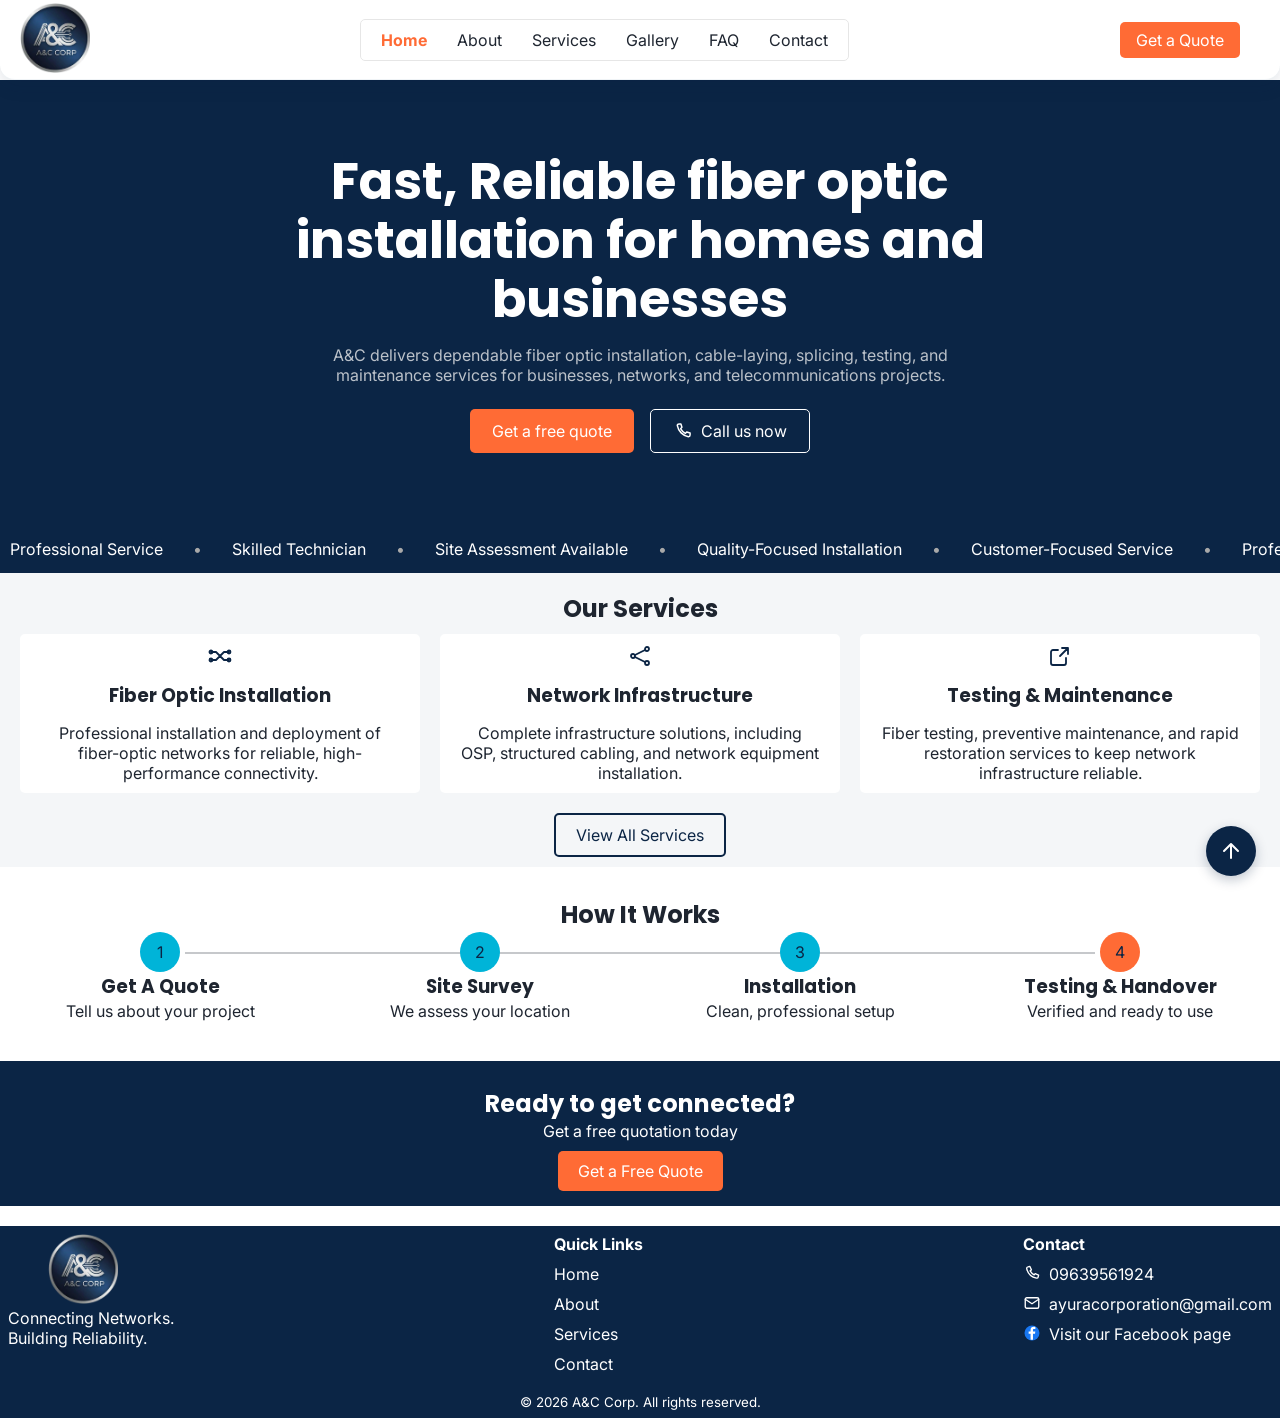
<file: index.html>
<!doctype html>
<html lang="en">
  <head>
    <meta charset="UTF-8" />
    <meta name="viewport" content="width=device-width, initial-scale=1.0" />
    <title>Home | A&C Corp</title>
    <link rel="preconnect" href="https://fonts.googleapis.com" />
    <link
      href="https://fonts.googleapis.com/css2?family=Poppins:wght@600;700&family=Inter:wght@400;500&display=swap"
      rel="stylesheet"
    />
    <link rel="stylesheet" href="shared.css" />
    <link rel="stylesheet" href="home.css" />
  </head>

  <body id="top">
    <header>
      <nav>
        <a href="index.html">
          <img src="images/A&C-logo.png" alt="A&C Corp" class="logo" />
        </a>
        <input
          type="checkbox"
          id="nav-toggle"
          class="nav-toggle"
          aria-label="Toggle navigation menu"
        />
        <label for="nav-toggle" class="hamburger">
          <svg
            viewBox="0 0 24 24"
            fill="none"
            stroke="currentColor"
            stroke-width="1.8"
            stroke-linecap="round"
            stroke-linejoin="round"
            aria-hidden="true"
          >
            <path d="M4 6h16M4 12h16M4 18h16" />
          </svg>
        </label>
        <label for="nav-toggle" class="overlay"></label>
        <ul class="nav-container">
          <li><a href="index.html" id="active">Home</a></li>
          <li><a href="about.html">About</a></li>
          <li><a href="services.html">Services</a></li>
          <li><a href="gallery.html">Gallery</a></li>
          <li><a href="faq.html">FAQ</a></li>
          <li><a href="contact.html">Contact</a></li>
        </ul>
        <a href="contact.html" class="quote">Get a Quote</a>
      </nav>
    </header>

    <main>
      <section class="hero">
        <h1>
          Fast, Reliable fiber optic installation for homes and businesses
        </h1>
        <p>
          A&C delivers dependable fiber optic installation, cable-laying,
          splicing, testing, and maintenance services for businesses, networks,
          and telecommunications projects.
        </p>
        <div class="hero-buttons">
          <a href="contact.html" class="quote-button">Get a free quote</a>
          <a href="tel:+639639561924" class="call-button">
            <svg
              class="call-icon"
              viewBox="0 0 24 24"
              fill="none"
              stroke="currentColor"
              stroke-width="1.8"
              stroke-linecap="round"
              stroke-linejoin="round"
              aria-hidden="true"
            >
              <path
                d="M7.2 3.5h2.3l1.2 4.1-1.6 1.6a15.4 15.4 0 0 0 5.7 5.7l1.6-1.6 4.1 1.2v2.3a2 2 0 0 1-2 2A16.5 16.5 0 0 1 5.2 5.5a2 2 0 0 1 2-2Z"
              />
            </svg>
            <span>Call us now</span>
          </a>
        </div>
      </section>

      <section class="carousel-loop">
        <div class="carousel-items">
          <span class="badge">Professional Service</span>
          <span class="separator">•</span>
          <span class="badge">Skilled Technician</span>
          <span class="separator">•</span>
          <span class="badge">Site Assessment Available</span>
          <span class="separator">•</span>
          <span class="badge">Quality-Focused Installation</span>
          <span class="separator">•</span>
          <span class="badge">Customer-Focused Service</span>
          <span class="separator">•</span>

          <span class="badge">Professional Service</span>
          <span class="separator">•</span>
          <span class="badge">Skilled Technician</span>
          <span class="separator">•</span>
          <span class="badge">Site Assessment Available</span>
          <span class="separator">•</span>
          <span class="badge">Quality-Focused Installation</span>
          <span class="separator">•</span>
          <span class="badge">Customer-Focused Service</span>
          <span class="separator">•</span>

          <span class="badge">Professional Service</span>
          <span class="separator">•</span>
          <span class="badge">Skilled Technician</span>
          <span class="separator">•</span>
          <span class="badge">Site Assessment Available</span>
          <span class="separator">•</span>
          <span class="badge">Quality-Focused Installation</span>
          <span class="separator">•</span>
          <span class="badge">Customer-Focused Service</span>
          <span class="separator">•</span>

          <span class="badge">Professional Service</span>
          <span class="separator">•</span>
          <span class="badge">Skilled Technician</span>
          <span class="separator">•</span>
          <span class="badge">Site Assessment Available</span>
          <span class="separator">•</span>
          <span class="badge">Quality-Focused Installation</span>
          <span class="separator">•</span>
          <span class="badge">Customer-Focused Service</span>
          <span class="separator">•</span>
        </div>
      </section>

      <section class="services">
        <h2>Our Services</h2>
        <div class="service-grid">
          <div class="service-card">
            <svg
              class="service-card-icon"
              viewBox="0 0 24 24"
              fill="none"
              stroke="currentColor"
              stroke-width="1.8"
              stroke-linecap="round"
              stroke-linejoin="round"
              aria-hidden="true"
            >
              <path d="M3 8h5l4 4 4-4h5M3 16h5l4-4 4 4h5" />
              <circle cx="3" cy="8" r="1.5" />
              <circle cx="21" cy="8" r="1.5" />
              <circle cx="3" cy="16" r="1.5" />
              <circle cx="21" cy="16" r="1.5" />
            </svg>
            <h3>Fiber Optic Installation</h3>
            <p>
              Professional installation and deployment of fiber-optic networks
              for reliable, high-performance connectivity.
            </p>
          </div>

          <div class="service-card">
            <svg
              class="service-card-icon"
              viewBox="0 0 24 24"
              fill="none"
              stroke="currentColor"
              stroke-width="1.8"
              stroke-linecap="round"
              stroke-linejoin="round"
              aria-hidden="true"
            >
              <circle cx="5" cy="12" r="2" />
              <circle cx="19" cy="5" r="2" />
              <circle cx="19" cy="19" r="2" />
              <path d="m7 11 10-5M7 13l10 5" />
            </svg>
            <h3>Network Infrastructure</h3>
            <p>
              Complete infrastructure solutions, including OSP, structured
              cabling, and network equipment installation.
            </p>
          </div>

          <div class="service-card">
            <svg
              class="service-card-icon"
              viewBox="0 0 24 24"
              fill="none"
              stroke="currentColor"
              stroke-width="1.8"
              stroke-linecap="round"
              stroke-linejoin="round"
              aria-hidden="true"
            >
              <path d="M14 4h6v6M20 4l-8 8" />
              <path
                d="M10 6H5a2 2 0 0 0-2 2v11a2 2 0 0 0 2 2h11a2 2 0 0 0 2-2v-5"
              />
            </svg>
            <h3>Testing & Maintenance</h3>
            <p>
              Fiber testing, preventive maintenance, and rapid restoration
              services to keep network infrastructure reliable.
            </p>
          </div>
        </div>
        <a href="services.html" class="view-services">View All Services</a>
      </section>

      <section class="hiw">
        <h2>How It Works</h2>

        <div class="steps">
          <div class="connector"></div>
          <div class="step">
            <span class="step-number">1</span>
            <h3>Get A Quote</h3>
            <p>Tell us about your project</p>
          </div>

          <div class="step">
            <span class="step-number">2</span>
            <h3>Site Survey</h3>
            <p>We assess your location</p>
          </div>

          <div class="step">
            <span class="step-number">3</span>
            <h3>Installation</h3>
            <p>Clean, professional setup</p>
          </div>

          <div class="step">
            <span class="step-number" id="last-step">4</span>
            <h3>Testing & Handover</h3>
            <p>Verified and ready to use</p>
          </div>
        </div>
      </section>

      <!--<section class="featured-projects"></section>
      <section class="testimonials"></section>
      <section class="service-area"></section>
      set aside-->

      <section class="cta-banner">
        <h2>Ready to get connected?</h2>
        <p>Get a free quotation today</p>
        <a href="contact.html" class="quote-button">Get a Free Quote</a>
      </section>
    </main>

    <footer>
      <div class="footer-content">
        <div class="footer-about">
          <img src="images/A&C-logo.png" alt="A&C Corp" class="logo" />
          <p>Connecting Networks. <br />Building Reliability.</p>
        </div>

        <div class="footer-links">
          <h4>Quick Links</h4>
          <a href="index.html">Home</a>
          <a href="about.html">About</a>
          <a href="services.html">Services</a>
          <a href="contact.html">Contact</a>
        </div>

        <div class="footer-contact">
          <h4>Contact</h4>
          <a class="footer-contact-link" href="tel:+639639561924">
            <svg
              class="footer-contact-icon"
              viewBox="0 0 24 24"
              fill="none"
              stroke="currentColor"
              stroke-width="1.8"
              stroke-linecap="round"
              stroke-linejoin="round"
              aria-hidden="true"
            >
              <path
                d="M6.6 3.8 9.2 3.2l2 4.6-1.7 1.3a14.6 14.6 0 0 0 5.4 5.4l1.3-1.7 4.6 2-.6 2.6a2 2 0 0 1-2.2 1.5A16.9 16.9 0 0 1 4.9 6a2 2 0 0 1 1.7-2.2Z"
              />
            </svg>
            <span>09639561924</span>
          </a>
          <a class="footer-contact-link" href="mailto:rhougenelegend@gmail.com">
            <svg
              class="footer-contact-icon"
              viewBox="0 0 24 24"
              fill="none"
              stroke="currentColor"
              stroke-width="1.8"
              stroke-linecap="round"
              stroke-linejoin="round"
              aria-hidden="true"
            >
              <rect x="3" y="5" width="18" height="14" rx="2" />
              <path d="m3 7 9 6 9-6" />
            </svg>
            <span>ayuracorporation@gmail.com</span>
          </a>
          <a
            class="footer-contact-link"
            href="https://www.facebook.com/share/19fNKnvAeK/"
            target="_blank"
            rel="noopener noreferrer"
          >
            <svg
              class="footer-contact-icon footer-contact-icon-facebook"
              viewBox="0 0 24 24"
              aria-hidden="true"
            >
              <circle
                cx="12"
                cy="12"
                r="10"
                fill="currentColor"
                stroke="none"
              />
              <path
                d="M13.3 21v-8h2.7l.4-3h-3.1V8c0-.9.3-1.4 1.5-1.4h1.7V3.9c-.3 0-1.2-.1-2.4-.1-2.4 0-4 1.5-4 4.2V10H7.5v3h2.6v8h3.2Z"
                fill="#ffffff"
                stroke="none"
              />
            </svg>
            <span>Visit our Facebook page</span>
          </a>
        </div>
      </div>
      <p class="copyright">&copy; 2026 A&C Corp. All rights reserved.</p>
    </footer>
    <a class="back-to-top" href="#top" aria-label="Back to top">
      <svg viewBox="0 0 24 24" aria-hidden="true">
        <path d="M12 19V5M5 12l7-7 7 7" />
      </svg>
    </a>
  </body>
</html>
</file>
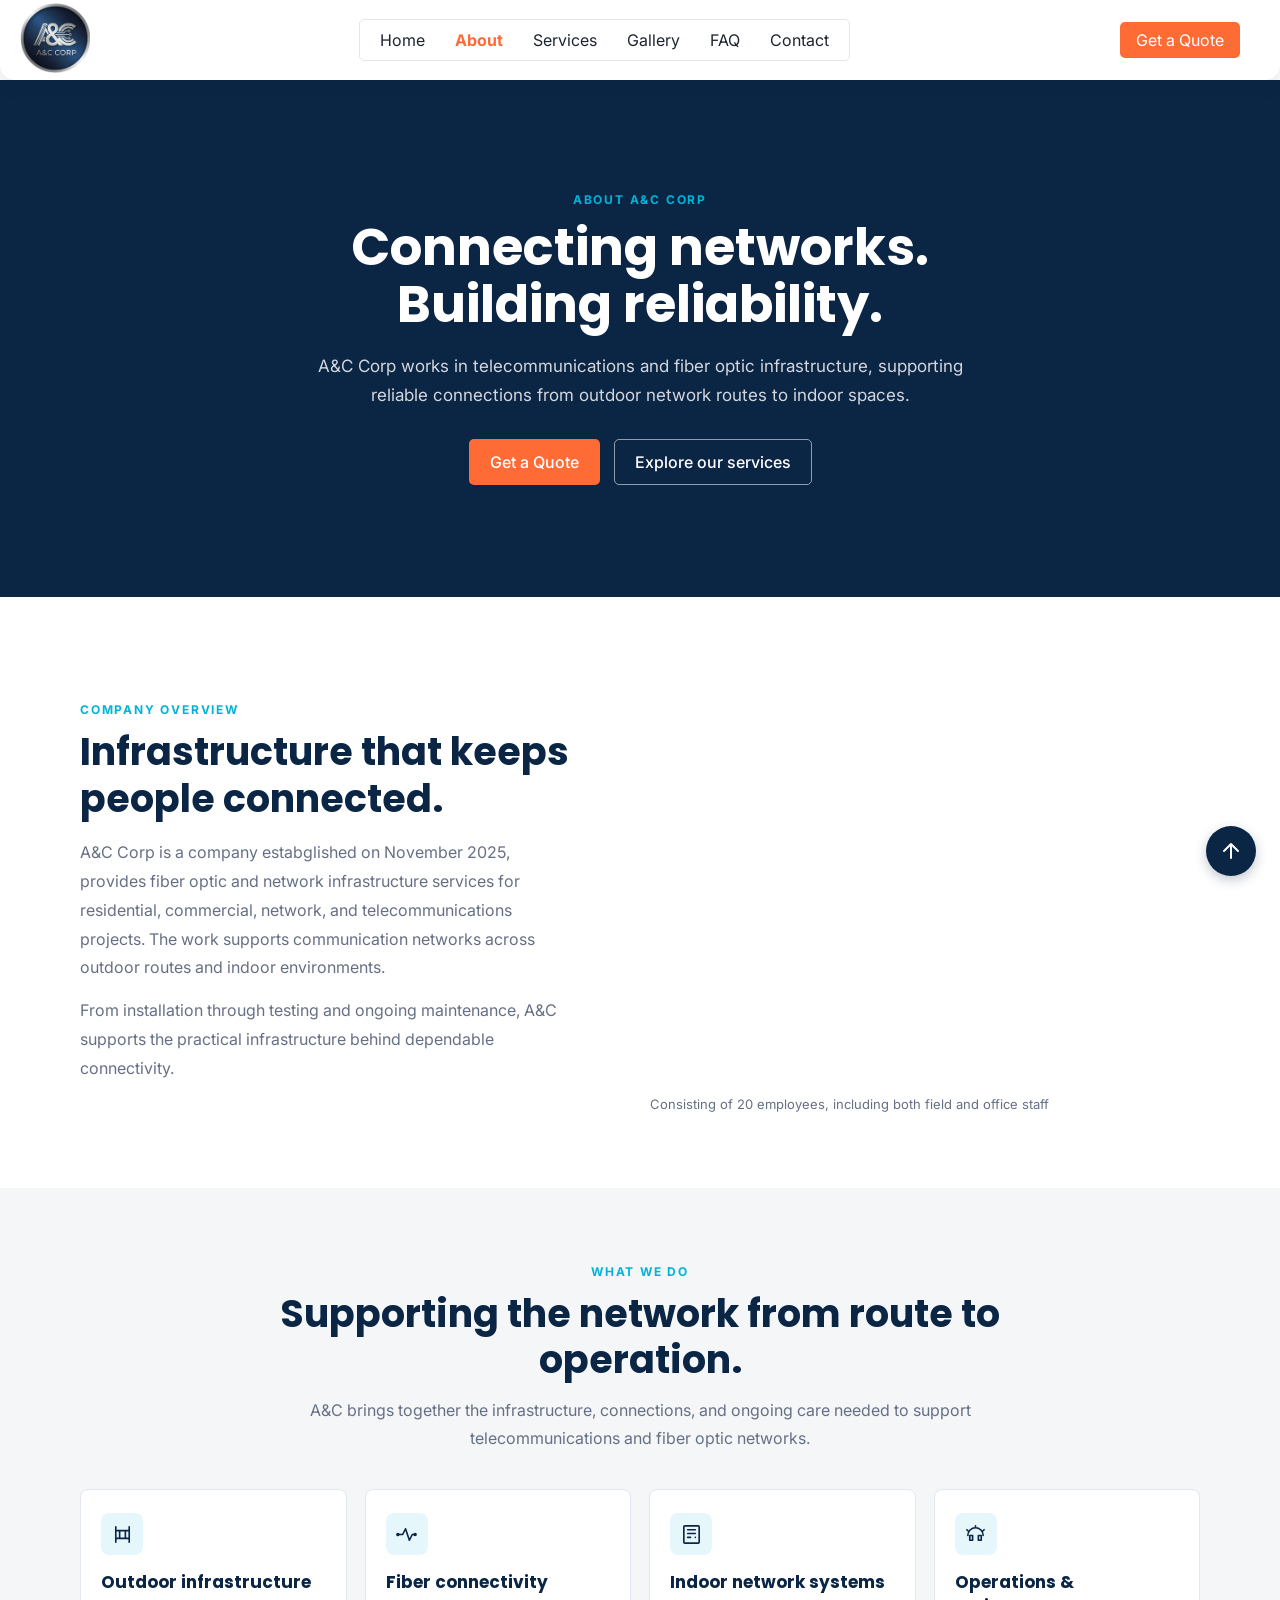
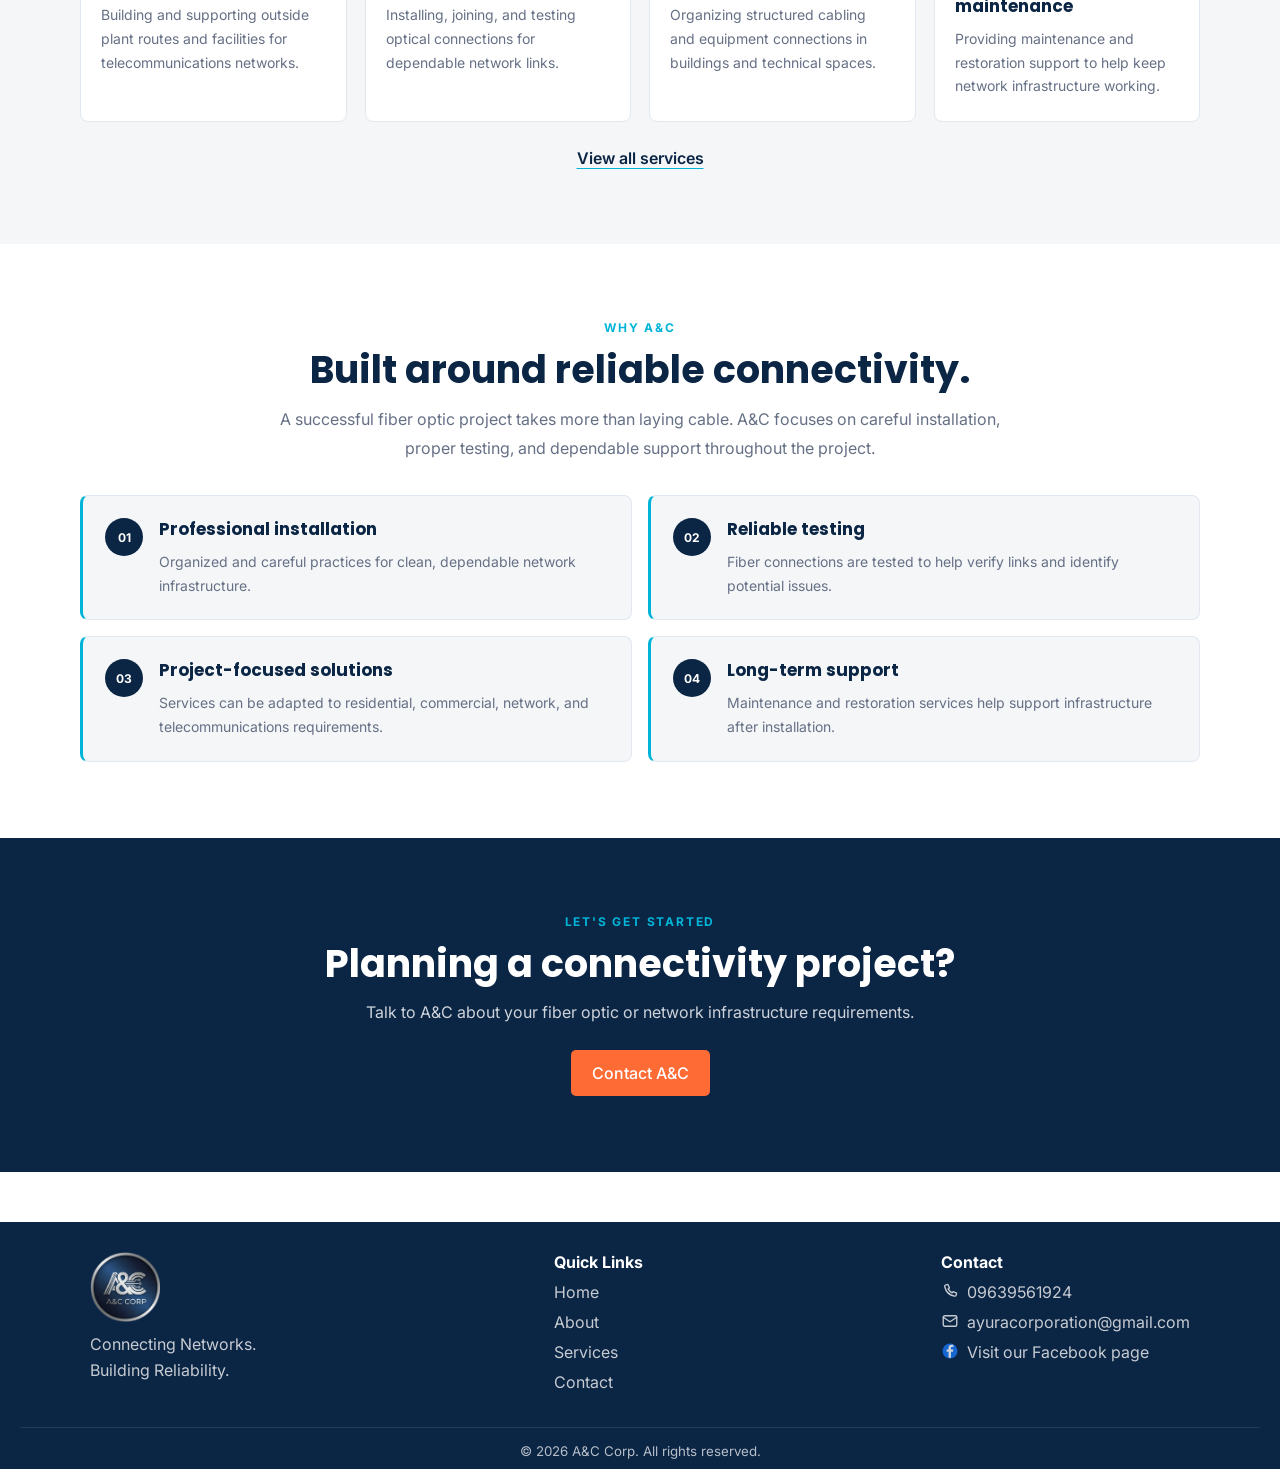
<file: about.html>
<!doctype html>
<html lang="en">
  <head>
    <meta charset="UTF-8" />
    <meta name="viewport" content="width=device-width, initial-scale=1.0" />
    <title>About | A&amp;C Corp</title>
    <meta
      name="description"
      content="Learn about A&C Corp and its work in telecommunications and fiber optic infrastructure."
    />
    <link rel="preconnect" href="https://fonts.googleapis.com" />
    <link
      href="https://fonts.googleapis.com/css2?family=Poppins:wght@600;700&family=Inter:wght@400;500&display=swap"
      rel="stylesheet"
    />
    <link rel="stylesheet" href="shared.css" />
    <link rel="stylesheet" href="about.css" />
  </head>
  <body id="top">
    <header>
      <nav>
        <a href="index.html">
          <img src="images/A&C-logo.png" alt="A&C Corp" class="logo" />
        </a>
        <input
          type="checkbox"
          id="nav-toggle"
          class="nav-toggle"
          aria-label="Toggle navigation menu"
        />
        <label for="nav-toggle" class="hamburger">
          <svg
            viewBox="0 0 24 24"
            fill="none"
            stroke="currentColor"
            stroke-width="1.8"
            stroke-linecap="round"
            stroke-linejoin="round"
            aria-hidden="true"
          >
            <path d="M4 6h16M4 12h16M4 18h16" />
          </svg>
        </label>
        <label for="nav-toggle" class="overlay"></label>
        <ul class="nav-container">
          <li><a href="index.html">Home</a></li>
          <li><a href="about.html" id="active">About</a></li>
          <li><a href="services.html">Services</a></li>
          <li><a href="gallery.html">Gallery</a></li>
          <li><a href="faq.html">FAQ</a></li>
          <li><a href="contact.html">Contact</a></li>
        </ul>
        <a href="contact.html" class="quote">Get a Quote</a>
      </nav>
    </header>

    <main class="about-page">
      <section class="about-hero" aria-labelledby="about-title">
        <div class="about-hero-content">
          <p class="about-eyebrow">ABOUT A&amp;C CORP</p>
          <h1 id="about-title">Connecting networks. Building reliability.</h1>
          <p class="about-hero-copy">
            A&amp;C Corp works in telecommunications and fiber optic
            infrastructure, supporting reliable connections from outdoor network
            routes to indoor spaces.
          </p>
          <div class="about-hero-actions">
            <a class="about-button about-button-primary" href="contact.html">
              Get a Quote
            </a>
            <a class="about-button about-button-secondary" href="services.html">
              Explore our services
            </a>
          </div>
        </div>
      </section>

      <section class="about-overview" aria-labelledby="overview-title">
        <div class="about-overview-copy">
          <p class="about-eyebrow">COMPANY OVERVIEW</p>
          <h2 id="overview-title">
            Infrastructure that keeps people connected.
          </h2>
          <p>
            A&amp;C Corp is a company estabglished on November 2025, provides
            fiber optic and network infrastructure services for residential,
            commercial, network, and telecommunications projects. The work
            supports communication networks across outdoor routes and indoor
            environments.
          </p>
          <p>
            From installation through testing and ongoing maintenance, A&amp;C
            supports the practical infrastructure behind dependable
            connectivity.
          </p>
        </div>
        <figure class="about-overview-image">
          <div class="about-overview-slideshow" aria-hidden="true">
            <img src="images/ac-workers-1.jpg" alt="" loading="lazy" />
            <img src="images/ac-workers-2.jpg" alt="" loading="lazy" />
            <img src="images/ac-workers-3.jpg" alt="" loading="lazy" />
            <img src="images/ac-workers-4.jpg" alt="" loading="lazy" />
          </div>
          <figcaption>
            Consisting of 20 employees, including both field and office staff
          </figcaption>
        </figure>
      </section>

      <section class="about-work" aria-labelledby="what-we-do-title">
        <div class="about-section-heading">
          <p class="about-eyebrow">WHAT WE DO</p>
          <h2 id="what-we-do-title">
            Supporting the network from route to operation.
          </h2>
          <p>
            A&amp;C brings together the infrastructure, connections, and ongoing
            care needed to support telecommunications and fiber optic networks.
          </p>
        </div>
        <div class="about-work-grid">
          <article class="about-work-card">
            <span class="about-icon" aria-hidden="true">
              <svg viewBox="0 0 24 24" fill="none">
                <path d="M5 20V4m14 16V4M5 8h14M5 16h14M9 8v8m6-8v8" />
              </svg>
            </span>
            <h3>Outdoor infrastructure</h3>
            <p>
              Building and supporting outside plant routes and facilities for
              telecommunications networks.
            </p>
          </article>
          <article class="about-work-card">
            <span class="about-icon" aria-hidden="true">
              <svg viewBox="0 0 24 24" fill="none">
                <path d="M3 12h5l3-6 4 12 3-6h3" />
                <circle cx="3" cy="12" r="1" />
                <circle cx="21" cy="12" r="1" />
              </svg>
            </span>
            <h3>Fiber connectivity</h3>
            <p>
              Installing, joining, and testing optical connections for
              dependable network links.
            </p>
          </article>
          <article class="about-work-card">
            <span class="about-icon" aria-hidden="true">
              <svg viewBox="0 0 24 24" fill="none">
                <rect x="4" y="3" width="16" height="18" rx="1" />
                <path d="M8 7h8M8 11h8M8 15h3m5 0h.01" />
              </svg>
            </span>
            <h3>Indoor network systems</h3>
            <p>
              Organizing structured cabling and equipment connections in
              buildings and technical spaces.
            </p>
          </article>
          <article class="about-work-card">
            <span class="about-icon" aria-hidden="true">
              <svg viewBox="0 0 24 24" fill="none">
                <path
                  d="M4 13a8 8 0 0 1 16 0M6 13v5h3v-5H6Zm9 0v5h3v-5h-3ZM12 5V3m-8 5-1-1m17 1 1-1"
                />
              </svg>
            </span>
            <h3>Operations &amp; maintenance</h3>
            <p>
              Providing maintenance and restoration support to help keep network
              infrastructure working.
            </p>
          </article>
        </div>
        <a class="about-text-link" href="services.html">View all services</a>
      </section>

      <section class="about-strengths" aria-labelledby="why-ac-title">
        <div class="about-section-heading about-strengths-heading">
          <p class="about-eyebrow">WHY A&amp;C</p>
          <h2 id="why-ac-title">Built around reliable connectivity.</h2>
          <p>
            A successful fiber optic project takes more than laying cable.
            A&amp;C focuses on careful installation, proper testing, and
            dependable support throughout the project.
          </p>
        </div>
        <div class="about-strengths-grid">
          <article class="about-strength">
            <span class="about-strength-number">01</span>
            <div>
              <h3>Professional installation</h3>
              <p>
                Organized and careful practices for clean, dependable network
                infrastructure.
              </p>
            </div>
          </article>
          <article class="about-strength">
            <span class="about-strength-number">02</span>
            <div>
              <h3>Reliable testing</h3>
              <p>
                Fiber connections are tested to help verify links and identify
                potential issues.
              </p>
            </div>
          </article>
          <article class="about-strength">
            <span class="about-strength-number">03</span>
            <div>
              <h3>Project-focused solutions</h3>
              <p>
                Services can be adapted to residential, commercial, network, and
                telecommunications requirements.
              </p>
            </div>
          </article>
          <article class="about-strength">
            <span class="about-strength-number">04</span>
            <div>
              <h3>Long-term support</h3>
              <p>
                Maintenance and restoration services help support infrastructure
                after installation.
              </p>
            </div>
          </article>
        </div>
      </section>

      <section class="about-cta" aria-labelledby="about-cta-title">
        <div class="about-cta-content">
          <p class="about-eyebrow">LET'S GET STARTED</p>
          <h2 id="about-cta-title">Planning a connectivity project?</h2>
          <p>
            Talk to A&amp;C about your fiber optic or network infrastructure
            requirements.
          </p>
          <a class="about-button about-button-primary" href="contact.html">
            Contact A&amp;C
          </a>
        </div>
      </section>
    </main>

    <footer>
      <div class="footer-content">
        <div class="footer-about">
          <img src="images/A&C-logo.png" alt="A&C Corp" class="logo" />
          <p>Connecting Networks. <br />Building Reliability.</p>
        </div>

        <div class="footer-links">
          <h4>Quick Links</h4>
          <a href="index.html">Home</a>
          <a href="about.html">About</a>
          <a href="services.html">Services</a>
          <a href="contact.html">Contact</a>
        </div>

        <div class="footer-contact">
          <h4>Contact</h4>
          <a class="footer-contact-link" href="tel:+639639561924">
            <svg
              class="footer-contact-icon"
              viewBox="0 0 24 24"
              fill="none"
              stroke="currentColor"
              stroke-width="1.8"
              stroke-linecap="round"
              stroke-linejoin="round"
              aria-hidden="true"
            >
              <path
                d="M6.6 3.8 9.2 3.2l2 4.6-1.7 1.3a14.6 14.6 0 0 0 5.4 5.4l1.3-1.7 4.6 2-.6 2.6a2 2 0 0 1-2.2 1.5A16.9 16.9 0 0 1 4.9 6a2 2 0 0 1 1.7-2.2Z"
              />
            </svg>
            <span>09639561924</span>
          </a>
          <a class="footer-contact-link" href="mailto:rhougenelegend@gmail.com">
            <svg
              class="footer-contact-icon"
              viewBox="0 0 24 24"
              fill="none"
              stroke="currentColor"
              stroke-width="1.8"
              stroke-linecap="round"
              stroke-linejoin="round"
              aria-hidden="true"
            >
              <rect x="3" y="5" width="18" height="14" rx="2" />
              <path d="m3 7 9 6 9-6" />
            </svg>
            <span>ayuracorporation@gmail.com</span>
          </a>
          <a
            class="footer-contact-link"
            href="https://www.facebook.com/share/19fNKnvAeK/"
            target="_blank"
            rel="noopener noreferrer"
          >
            <svg
              class="footer-contact-icon footer-contact-icon-facebook"
              viewBox="0 0 24 24"
              aria-hidden="true"
            >
              <circle
                cx="12"
                cy="12"
                r="10"
                fill="currentColor"
                stroke="none"
              />
              <path
                d="M13.3 21v-8h2.7l.4-3h-3.1V8c0-.9.3-1.4 1.5-1.4h1.7V3.9c-.3 0-1.2-.1-2.4-.1-2.4 0-4 1.5-4 4.2V10H7.5v3h2.6v8h3.2Z"
                fill="#ffffff"
                stroke="none"
              />
            </svg>
            <span>Visit our Facebook page</span>
          </a>
        </div>
      </div>
      <p class="copyright">&copy; 2026 A&amp;C Corp. All rights reserved.</p>
    </footer>
    <a class="back-to-top" href="#top" aria-label="Back to top">
      <svg viewBox="0 0 24 24" aria-hidden="true">
        <path d="M12 19V5M5 12l7-7 7 7" />
      </svg>
    </a>
  </body>
</html>
</file>
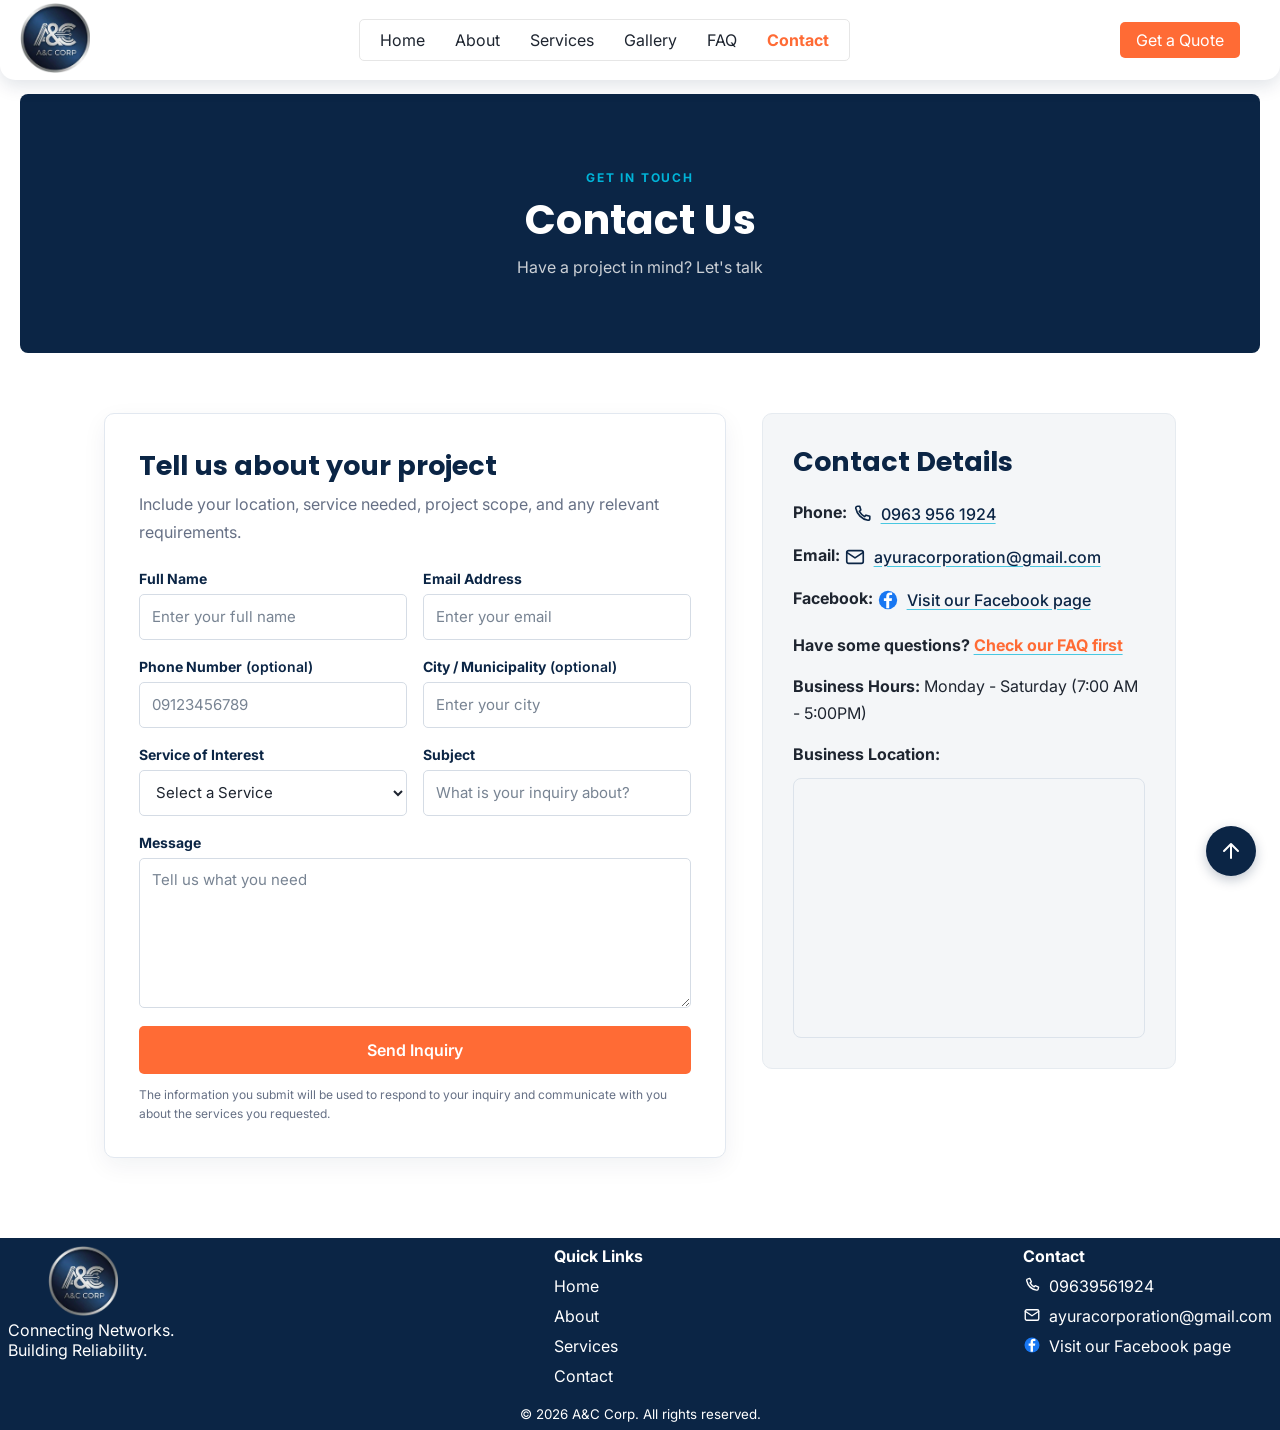
<file: contact.html>
<!doctype html>
<html lang="en">
  <head>
    <meta charset="UTF-8" />
    <meta name="viewport" content="width=device-width, initial-scale=1.0" />
    <title>Contact | A&C Contact</title>
    <link rel="preconnect" href="https://fonts.googleapis.com" />
    <link
      href="https://fonts.googleapis.com/css2?family=Poppins:wght@600;700&family=Inter:wght@400;500&display=swap"
      rel="stylesheet"
    />
    <link rel="stylesheet" href="shared.css" />
    <link rel="stylesheet" href="contact.css" />
  </head>
  <body id="top">
    <header>
      <nav>
        <a href="index.html">
          <img src="images/A&C-logo.png" alt="A&C Corp" class="logo" />
        </a>
        <input
          type="checkbox"
          id="nav-toggle"
          class="nav-toggle"
          aria-label="Toggle navigation menu"
        />
        <label for="nav-toggle" class="hamburger">
          <svg
            viewBox="0 0 24 24"
            fill="none"
            stroke="currentColor"
            stroke-width="1.8"
            stroke-linecap="round"
            stroke-linejoin="round"
            aria-hidden="true"
          >
            <path d="M4 6h16M4 12h16M4 18h16" />
          </svg>
        </label>
        <label for="nav-toggle" class="overlay"></label>
        <ul class="nav-container">
          <li><a href="index.html">Home</a></li>
          <li><a href="about.html">About</a></li>
          <li><a href="services.html">Services</a></li>
          <li><a href="gallery.html">Gallery</a></li>
          <li><a href="faq.html">FAQ</a></li>
          <li><a href="contact.html" id="active">Contact</a></li>
        </ul>
        <a href="contact.html" class="quote">Get a Quote</a>
      </nav>
    </header>

    <main>
      <section class="contact-banner">
        <span class="section-label">GET IN TOUCH</span>
        <h1>Contact Us</h1>
        <p>Have a project in mind? Let's talk</p>
      </section>

      <section class="contact-layout">
        <form
          class="contact-form"
          action="https://formspree.io/f/xqppdnve"
          method="POST"
        >
          <h2>Tell us about your project</h2>
          <p>
            Include your location, service needed, project scope, and any
            relevant requirements.
          </p>
          <div class="form-grid">
            <div class="form-group">
              <label for="Name"><b>Full Name</b></label>
              <input
                type="text"
                id="Name"
                name="Name"
                placeholder="Enter your full name"
                autocomplete="name"
                minlength="2"
                maxlength="100"
                required
              />
            </div>

            <div class="form-group">
              <label for="Email"><b>Email Address</b></label>
              <input
                type="email"
                id="Email"
                name="Email"
                placeholder="Enter your email"
                autocomplete="email"
                maxlength="254"
                required
              />
            </div>

            <div class="form-group">
              <label for="phone"><b>Phone Number</b> (optional)</label>
              <input
                type="tel"
                id="phone"
                name="Phone"
                placeholder="09123456789"
                autocomplete="tel"
                maxlength="30"
              />
            </div>

            <div class="form-group">
              <label for="city"><b>City / Municipality</b> (optional)</label>
              <input
                type="text"
                id="city"
                name="Location"
                placeholder="Enter your city"
                autocomplete="address-level2"
                maxlength="100"
              />
            </div>

            <div class="form-group">
              <label for="service-interest"><b>Service of Interest</b></label>
              <select
                id="service-interest"
                name="Service"
                autocomplete="off"
                required
              >
                <option value="" selected disabled>Select a Service</option>
                <optgroup label="OSP Infrastructure">
                  <option value="Pole Line">Pole Line</option>
                  <option value="Manhole">Manhole</option>
                  <option value="Vault">Vault</option>
                </optgroup>
                <optgroup label="Fiber Optic Infrastructure">
                  <option value="Fusion Splicing">Fusion Splicing</option>
                  <option value="Ribbon Splicing">Ribbon Splicing</option>
                  <option value="Fiber Optic Testing (OTDR)">
                    Fiber Optic Testing (OTDR)
                  </option>
                  <option value="ODF (Optical Distribution Frame)">
                    ODF (Optical Distribution Frame)
                  </option>
                  <option value="FTTH (Fiber To The Home)">
                    FTTH (Fiber To The Home)
                  </option>
                  <option value="FTTB (Fiber To The Building)">
                    FTTB (Fiber To The Building)
                  </option>
                </optgroup>
                <optgroup label="Inside Plant &amp; Structured Cabling">
                  <option value="Server Room Installation">
                    Server Room Installation
                  </option>
                  <option value="Data Center Installation">
                    Data Center Installation
                  </option>
                  <option value="Rack Installation">Rack Installation</option>
                  <option value="Cabinet Installation">
                    Cabinet Installation
                  </option>
                  <option value="NAP Box Installation">
                    NAP Box Installation
                  </option>
                  <option value="Drilling">Drilling</option>
                  <option value="Cable Laying">Cable Laying</option>
                </optgroup>
                <optgroup label="Managed Operation &amp; Maintenance">
                  <option value="Emergency Restoration">
                    Emergency Restoration
                  </option>
                  <option value="SLA-Driven Rapid Response">
                    SLA-Driven Rapid Response
                  </option>
                  <option value="Preventive Maintenance">
                    Preventive Maintenance
                  </option>
                  <option value="Site Audits">Site Audits</option>
                  <option value="Vegetation Management">
                    Vegetation Management
                  </option>
                </optgroup>
              </select>
            </div>

            <div class="form-group">
              <label for="Subject"><b>Subject</b></label>
              <input
                type="text"
                id="Subject"
                name="Subject"
                placeholder="What is your inquiry about?"
                minlength="3"
                maxlength="150"
                required
              />
            </div>

            <div class="form-group form-group-wide">
              <label for="Message"><b>Message</b></label>
              <textarea
                name="Message"
                id="Message"
                placeholder="Tell us what you need"
                minlength="10"
                maxlength="3000"
                required
              ></textarea>
            </div>

            <div class="form-honeypot" aria-hidden="true">
              <label for="website">Leave this field empty</label>
              <input
                type="text"
                id="website"
                name="_gotcha"
                tabindex="-1"
                autocomplete="off"
              />
            </div>

            <div class="form-submit form-group-wide">
              <button type="submit" aria-describedby="privacy-note">
                Send Inquiry
              </button>
              <p class="privacy-notice" id="privacy-note">
                The information you submit will be used to respond to your
                inquiry and communicate with you about the services you
                requested.
              </p>
            </div>
          </div>
        </form>

        <aside class="contact-info">
          <h2>Contact Details</h2>
          <div class="contact-details">
            <p>
              <b>Phone:</b>
              <a class="contact-detail-link" href="tel:+639639561924">
                <svg
                  class="contact-detail-icon"
                  viewBox="0 0 24 24"
                  fill="none"
                  aria-hidden="true"
                >
                  <path
                    d="M7.2 3.5h2.3l1.2 4.1-1.6 1.6a15.4 15.4 0 0 0 5.7 5.7l1.6-1.6 4.1 1.2v2.3a2 2 0 0 1-2 2A16.5 16.5 0 0 1 5.2 5.5a2 2 0 0 1 2-2Z"
                  />
                </svg>
                <span>0963 956 1924</span>
              </a>
            </p>
            <p>
              <b>Email:</b>
              <a
                class="contact-detail-link"
                href="mailto:rhougenelegend@gmail.com"
              >
                <svg
                  class="contact-detail-icon"
                  viewBox="0 0 24 24"
                  fill="none"
                  aria-hidden="true"
                >
                  <rect x="3" y="5" width="18" height="14" rx="2" />
                  <path d="m3 7 9 6 9-6" />
                </svg>
                <span>ayuracorporation@gmail.com </span>
              </a>
            </p>
            <p>
              <b>Facebook:</b>
              <a
                class="contact-detail-link"
                href="https://www.facebook.com/share/19fNKnvAeK/"
                target="_blank"
                rel="noopener noreferrer"
              >
                <svg
                  class="contact-detail-icon contact-detail-icon-facebook"
                  viewBox="0 0 24 24"
                  aria-hidden="true"
                >
                  <circle
                    cx="12"
                    cy="12"
                    r="10"
                    fill="currentColor"
                    stroke="none"
                  />
                  <path
                    d="M13.3 21v-8h2.7l.4-3h-3.1V8c0-.9.3-1.4 1.5-1.4h1.7V3.9c-.3 0-1.2-.1-2.4-.1-2.4 0-4 1.5-4 4.2V10H7.5v3h2.6v8h3.2Z"
                    fill="#ffffff"
                    stroke="none"
                  />
                </svg>
                <span>Visit our Facebook page</span>
              </a>
            </p>

            <p class="faq-prompt">
              <b>Have some questions?</b>
              <a href="faq.html"><b>Check our FAQ first</b></a>
            </p>

            <p><b>Business Hours:</b> Monday - Saturday (7:00 AM - 5:00PM)</p>

            <p><b>Business Location:</b></p>
          </div>
          <div class="map-container">
            <iframe
              src="https://www.google.com/maps/embed?pb=!1m14!1m12!1m3!1d574.0370705602926!2d121.21449825063839!3d14.562241132380707!2m3!1f0!2f0!3f0!3m2!1i1024!2i768!4f13.1!5e0!3m2!1sen!2sph!4v1790948209887!5m2!1sen!2sph"
              title="Map showing A&amp;C Corp business location"
              allowfullscreen=""
              loading="lazy"
              referrerpolicy="strict-origin-when-cross-origin"
            ></iframe>
          </div>
        </aside>
      </section>
    </main>

    <footer>
      <div class="footer-content">
        <div class="footer-about">
          <img src="images/A&C-logo.png" alt="A&C Corp" class="logo" />
          <p>Connecting Networks. <br />Building Reliability.</p>
        </div>

        <div class="footer-links">
          <h4>Quick Links</h4>
          <a href="index.html">Home</a>
          <a href="about.html">About</a>
          <a href="services.html">Services</a>
          <a href="contact.html">Contact</a>
        </div>

        <div class="footer-contact">
          <h4>Contact</h4>
          <a class="footer-contact-link" href="tel:+639639561924">
            <svg
              class="footer-contact-icon"
              viewBox="0 0 24 24"
              fill="none"
              stroke="currentColor"
              stroke-width="1.8"
              stroke-linecap="round"
              stroke-linejoin="round"
              aria-hidden="true"
            >
              <path
                d="M6.6 3.8 9.2 3.2l2 4.6-1.7 1.3a14.6 14.6 0 0 0 5.4 5.4l1.3-1.7 4.6 2-.6 2.6a2 2 0 0 1-2.2 1.5A16.9 16.9 0 0 1 4.9 6a2 2 0 0 1 1.7-2.2Z"
              />
            </svg>
            <span>09639561924</span>
          </a>
          <a class="footer-contact-link" href="mailto:rhougenelegend@gmail.com">
            <svg
              class="footer-contact-icon"
              viewBox="0 0 24 24"
              fill="none"
              stroke="currentColor"
              stroke-width="1.8"
              stroke-linecap="round"
              stroke-linejoin="round"
              aria-hidden="true"
            >
              <rect x="3" y="5" width="18" height="14" rx="2" />
              <path d="m3 7 9 6 9-6" />
            </svg>
            <span>ayuracorporation@gmail.com</span>
          </a>
          <a
            class="footer-contact-link"
            href="https://www.facebook.com/share/19fNKnvAeK/"
            target="_blank"
            rel="noopener noreferrer"
          >
            <svg
              class="footer-contact-icon footer-contact-icon-facebook"
              viewBox="0 0 24 24"
              aria-hidden="true"
            >
              <circle
                cx="12"
                cy="12"
                r="10"
                fill="currentColor"
                stroke="none"
              />
              <path
                d="M13.3 21v-8h2.7l.4-3h-3.1V8c0-.9.3-1.4 1.5-1.4h1.7V3.9c-.3 0-1.2-.1-2.4-.1-2.4 0-4 1.5-4 4.2V10H7.5v3h2.6v8h3.2Z"
                fill="#ffffff"
                stroke="none"
              />
            </svg>
            <span>Visit our Facebook page</span>
          </a>
        </div>
      </div>
      <p class="copyright">&copy; 2026 A&C Corp. All rights reserved.</p>
    </footer>
    <a class="back-to-top" href="#top" aria-label="Back to top">
      <svg viewBox="0 0 24 24" aria-hidden="true">
        <path d="M12 19V5M5 12l7-7 7 7" />
      </svg>
    </a>
  </body>
</html>
</file>
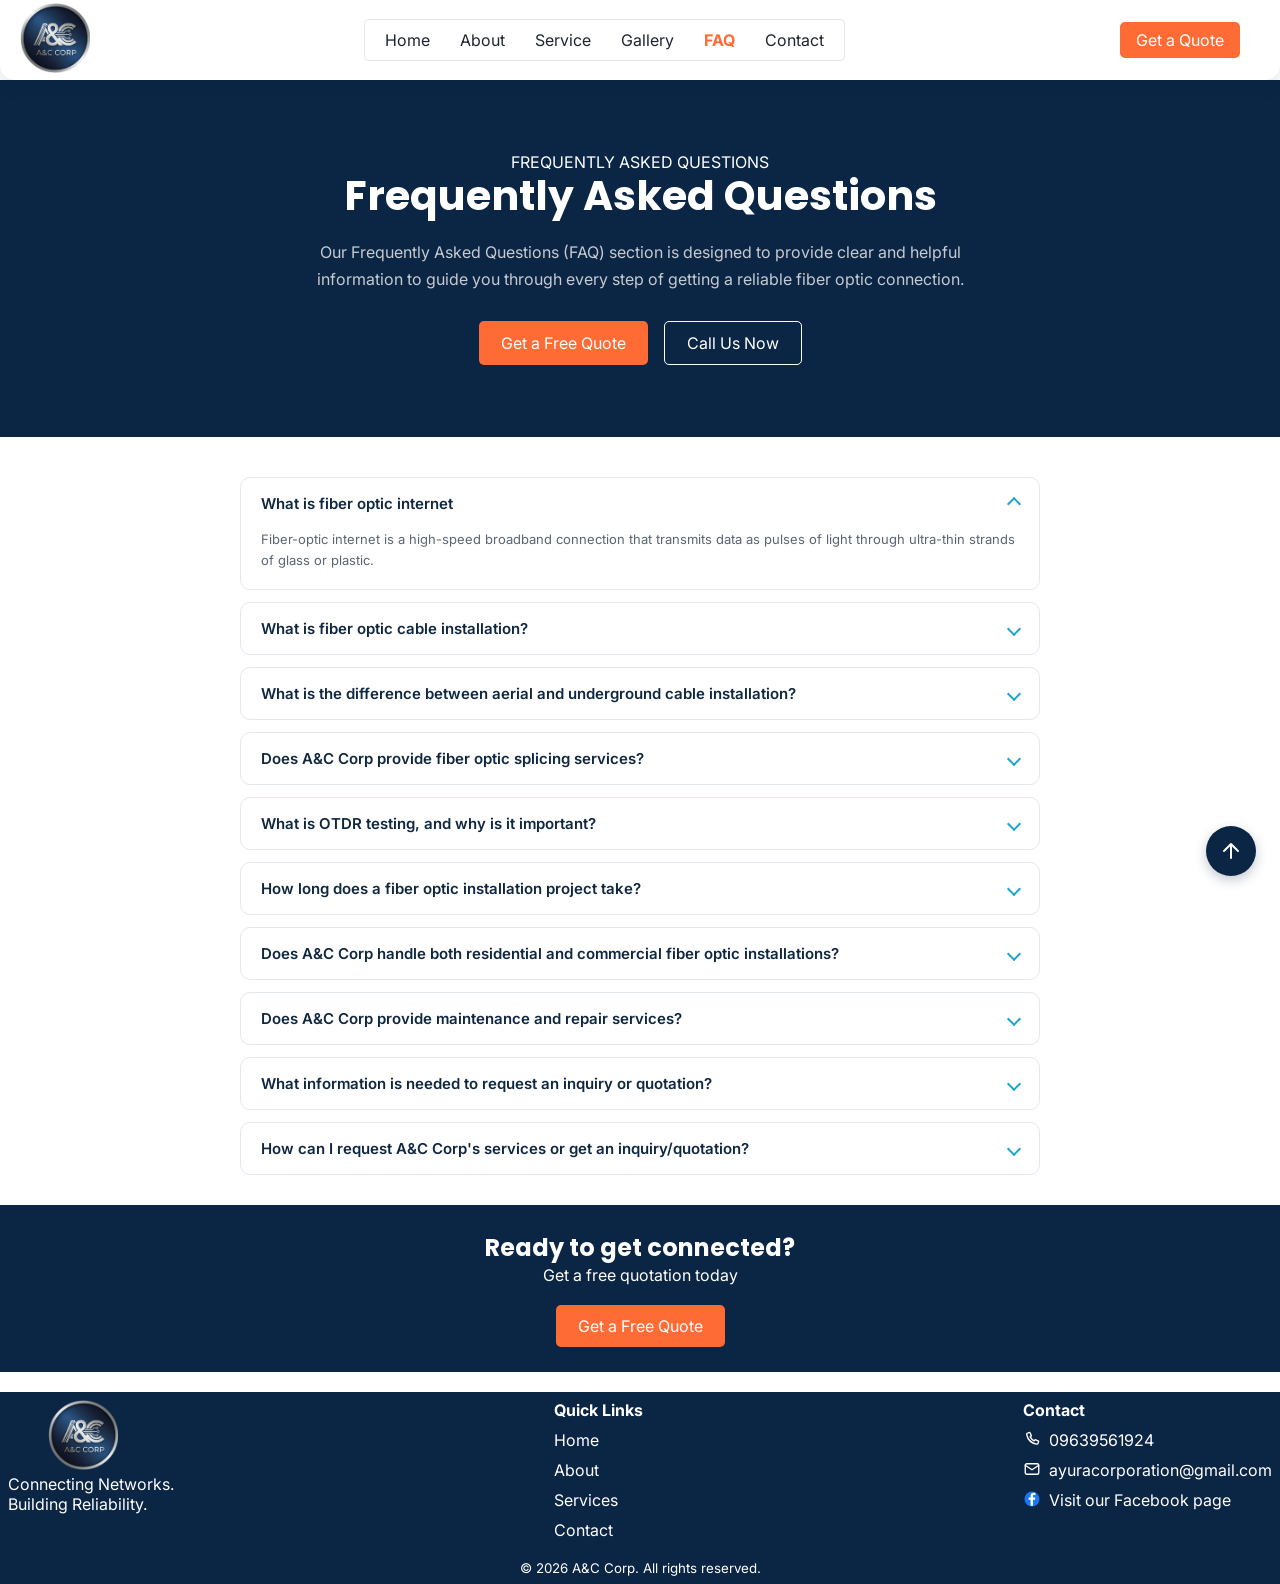
<file: faq.html>
<!doctype html>
<html lang="en">
  <head>
    <meta charset="UTF-8" />
    <meta name="viewport" content="width=device-width, initial-scale=1.0" />
    <title>FAQ | A&C FAQ</title>
    <link rel="preconnect" href="https://fonts.googleapis.com" />
    <link
      href="https://fonts.googleapis.com/css2?family=Poppins:wght@600;700&family=Inter:wght@400;500&display=swap"
      rel="stylesheet"
    />
    <link rel="stylesheet" href="shared.css" />
    <link rel="stylesheet" href="faq.css" />
  </head>

  <body id="top">
    <header>
      <nav>
        <a href="index.html">
          <img src="images/A&C-logo.png" alt="A&C Corp" class="logo" />
        </a>

        <!-- Mobile Menu Toggle -->
        <input
          type="checkbox"
          id="nav-toggle"
          class="nav-toggle"
          aria-label="Toggle navigation menu"
        />
        <label for="nav-toggle" class="hamburger">
          <svg
            viewBox="0 0 24 24"
            fill="none"
            stroke="currentColor"
            stroke-width="1.8"
            stroke-linecap="round"
            stroke-linejoin="round"
            aria-hidden="true"
          >
            <path d="M4 6h16M4 12h16M4 18h16" />
          </svg>
        </label>
        <label for="nav-toggle" class="overlay"></label>

        <!-- Navigation Links -->
        <ul class="nav-container">
          <li><a href="index.html">Home</a></li>
          <li><a href="about.html">About</a></li>
          <li><a href="services.html">Service</a></li>
          <li><a href="gallery.html">Gallery</a></li>
          <li><a href="faq.html" id="active">FAQ</a></li>
          <li><a href="contact.html">Contact</a></li>
        </ul>

        <a href="contact.html" class="quote">Get a Quote</a>
      </nav>
    </header>

    <main>
      <!-- faq  -->
      <section class="faq-hero">
        <div class="hero-content">
          <span class="section-label">FREQUENTLY ASKED QUESTIONS</span>

          <h1>Frequently Asked Questions</h1>

          <p>
            Our Frequently Asked Questions (FAQ) section is designed to provide
            clear and helpful information to guide you through every step of
            getting a reliable fiber optic connection.
          </p>

          <div class="hero-buttons">
            <a href="contact.html" class="quote-button">Get a Free Quote</a>
            <a href="tel:+639639561924" class="call-button">Call Us Now</a>
          </div>
        </div>
      </section>

      <section class="faq">
        <details name="faq" open>
          <summary>What is fiber optic internet</summary>
          <p>
            Fiber-optic internet is a high-speed broadband connection that
            transmits data as pulses of light through ultra-thin strands of
            glass or plastic.
          </p>
        </details>

        <details name="faq">
          <summary>What is fiber optic cable installation?</summary>
          <p>
            Fiber optic cable installation is the process of laying and
            connecting fiber optic cables to establish reliable, high-speed
            communication networks. This may involve aerial installation,
            underground cable laying, splicing, and testing.
          </p>
        </details>

        <details name="faq">
          <summary>
            What is the difference between aerial and underground cable
            installation?
          </summary>
          <p>
            Aerial installation involves placing fiber optic cables along
            utility poles, while underground installation involves laying cables
            beneath the ground through conduits, ducts, or underground
            structures such as manholes and vaults.
          </p>
        </details>

        <details name="faq">
          <summary>
            Does A&C Corp provide fiber optic splicing services?
          </summary>
          <p>
            Yes. A&C Corp provides fiber optic splicing services, including
            fusion splicing and ribbon splicing, to connect fiber optic cables
            and establish reliable network connections.
          </p>
        </details>

        <details name="faq">
          <summary>What is OTDR testing, and why is it important?</summary>
          <p>
            OTDR (Optical Time-Domain Reflectometer) testing is used to evaluate
            fiber optic cables, identify faults, locate cable breaks, and
            measure signal loss. It helps ensure that installed fiber optic
            networks meet performance requirements.
          </p>
        </details>

        <details name="faq">
          <summary>
            How long does a fiber optic installation project take?
          </summary>
          <p>
            Project duration depends on several factors, including the project
            size, installation method, site conditions, cable route, and overall
            requirements. A&C Corp assesses each project to determine its
            expected timeline.
          </p>
        </details>

        <details name="faq">
          <summary>
            Does A&C Corp handle both residential and commercial fiber optic
            installations?
          </summary>
          <p>
            A&C Corp provides fiber optic infrastructure and installation
            services for various project requirements, including Fiber to the
            Home (FTTH) and Fiber to the Building (FTTB) deployments.
          </p>
        </details>

        <details name="faq">
          <summary>
            Does A&C Corp provide maintenance and repair services?
          </summary>
          <p>
            Yes. A&C Corp offers managed operations and maintenance services,
            including preventive maintenance, site inspections, emergency cable
            restoration, and troubleshooting to help maintain network
            reliability.
          </p>
        </details>

        <details name="faq">
          <summary>
            What information is needed to request an inquiry or quotation?
          </summary>
          <p>
            To request a quotation, clients should provide their project
            location, scope of work, estimated cable route or distance, type of
            installation required, and any available technical specifications or
            project plans.
          </p>
        </details>

        <details name="faq">
          <summary>
            How can I request A&C Corp's services or get an inquiry/quotation?
          </summary>
          <p>
            You can contact A&C Corp through the contact information or inquiry
            form on this website. Provide your project details and requirements,
            and our team will assist you with your inquiry.
          </p>
        </details>
      </section>

      <section class="cta-banner">
        <h2>Ready to get connected?</h2>
        <p>Get a free quotation today</p>
        <a href="contact.html" class="quote-button">Get a Free Quote</a>
      </section>
    </main>

    <footer>
      <div class="footer-content">
        <div class="footer-about">
          <img src="images/A&C-logo.png" alt="A&C Corp" class="logo" />
          <p>Connecting Networks. <br />Building Reliability.</p>
        </div>

        <div class="footer-links">
          <h4>Quick Links</h4>
          <a href="index.html">Home</a>
          <a href="about.html">About</a>
          <a href="services.html">Services</a>
          <a href="contact.html">Contact</a>
        </div>

        <div class="footer-contact">
          <h4>Contact</h4>
          <a class="footer-contact-link" href="tel:+639639561924">
            <svg
              class="footer-contact-icon"
              viewBox="0 0 24 24"
              fill="none"
              stroke="currentColor"
              stroke-width="1.8"
              stroke-linecap="round"
              stroke-linejoin="round"
              aria-hidden="true"
            >
              <path
                d="M6.6 3.8 9.2 3.2l2 4.6-1.7 1.3a14.6 14.6 0 0 0 5.4 5.4l1.3-1.7 4.6 2-.6 2.6a2 2 0 0 1-2.2 1.5A16.9 16.9 0 0 1 4.9 6a2 2 0 0 1 1.7-2.2Z"
              />
            </svg>
            <span>09639561924 </span>
          </a>
          <a class="footer-contact-link" href="mailto:rhougenelegend@gmail.com">
            <svg
              class="footer-contact-icon"
              viewBox="0 0 24 24"
              fill="none"
              stroke="currentColor"
              stroke-width="1.8"
              stroke-linecap="round"
              stroke-linejoin="round"
              aria-hidden="true"
            >
              <rect x="3" y="5" width="18" height="14" rx="2" />
              <path d="m3 7 9 6 9-6" />
            </svg>
            <span>ayuracorporation@gmail.com</span>
          </a>
          <a
            class="footer-contact-link"
            href="https://www.facebook.com/share/19fNKnvAeK/"
            target="_blank"
            rel="noopener noreferrer"
          >
            <svg
              class="footer-contact-icon footer-contact-icon-facebook"
              viewBox="0 0 24 24"
              aria-hidden="true"
            >
              <circle
                cx="12"
                cy="12"
                r="10"
                fill="currentColor"
                stroke="none"
              />
              <path
                d="M13.3 21v-8h2.7l.4-3h-3.1V8c0-.9.3-1.4 1.5-1.4h1.7V3.9c-.3 0-1.2-.1-2.4-.1-2.4 0-4 1.5-4 4.2V10H7.5v3h2.6v8h3.2Z"
                fill="#ffffff"
                stroke="none"
              />
            </svg>
            <span>Visit our Facebook page</span>
          </a>
        </div>
      </div>
      <p class="copyright">&copy; 2026 A&C Corp. All rights reserved.</p>
    </footer>
    <a class="back-to-top" href="#top" aria-label="Back to top">
      <svg viewBox="0 0 24 24" aria-hidden="true">
        <path d="M12 19V5M5 12l7-7 7 7" />
      </svg>
    </a>
  </body>
</html>
</file>
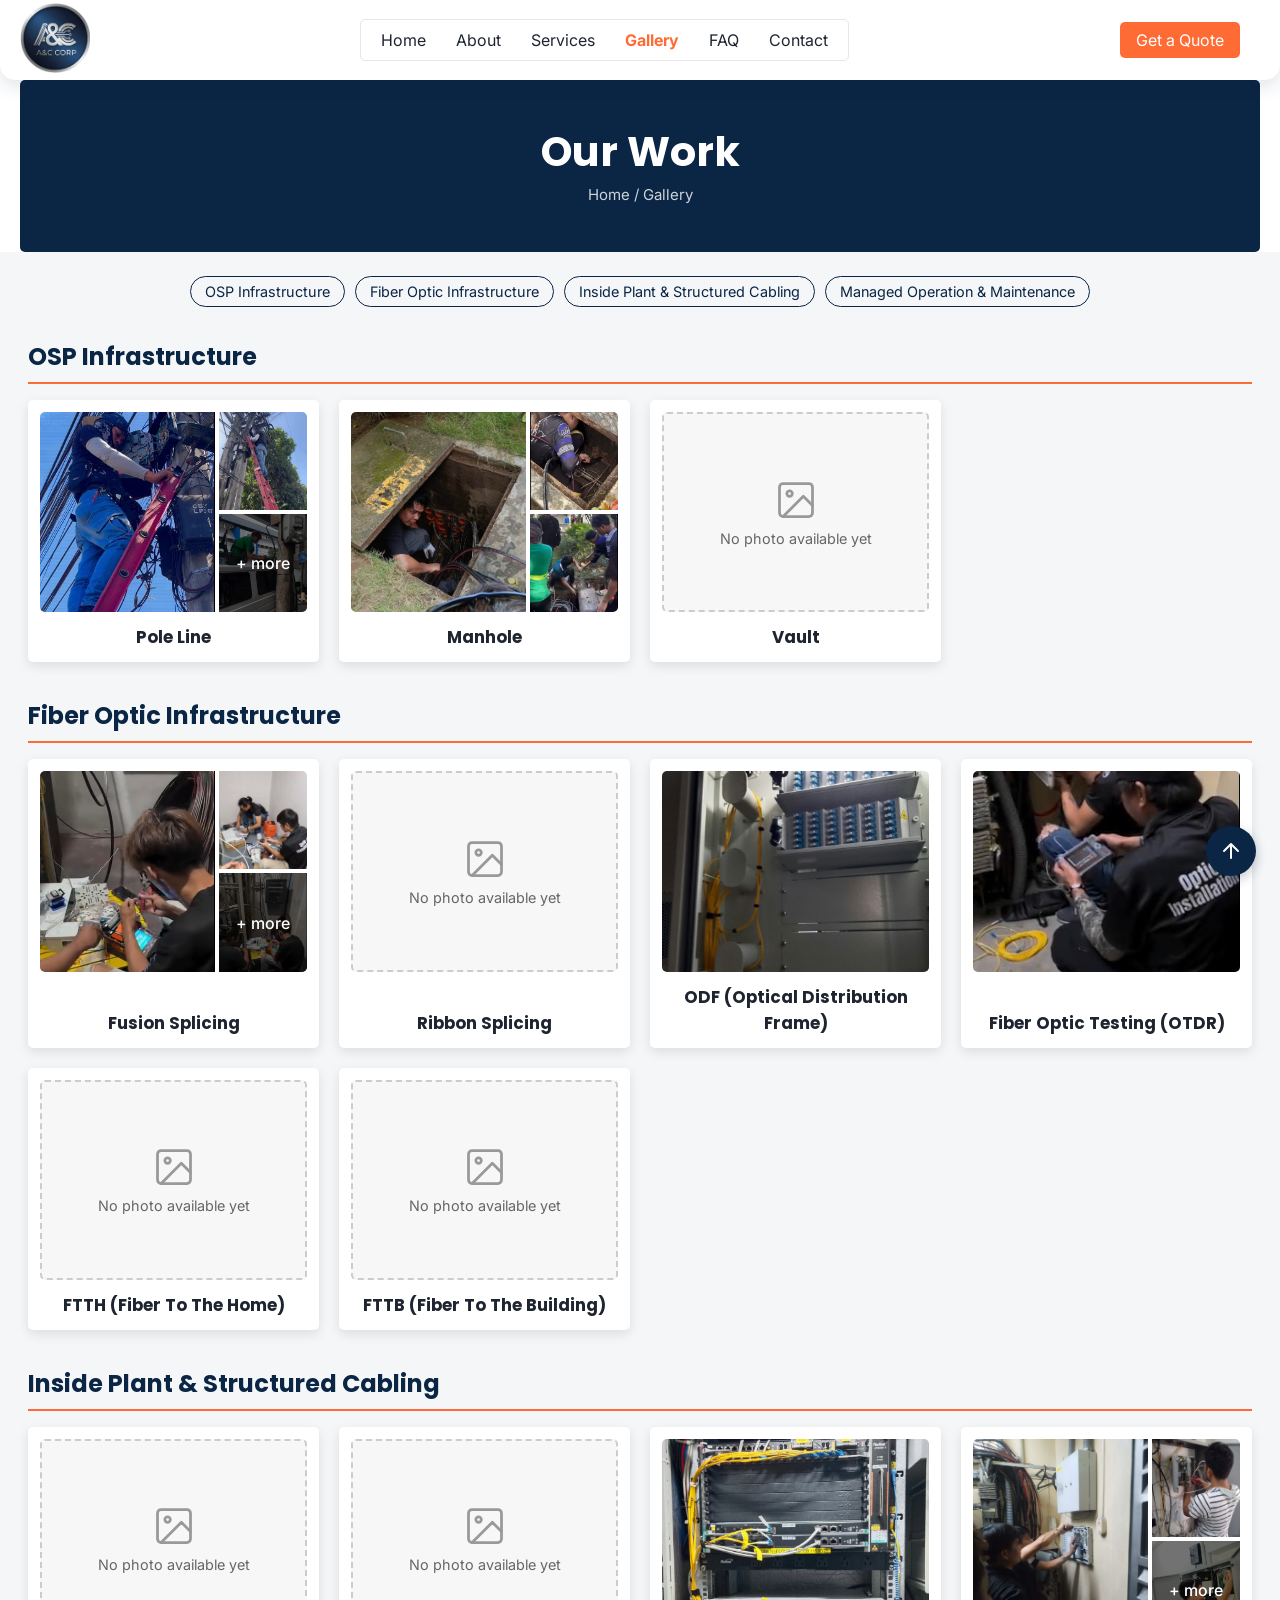
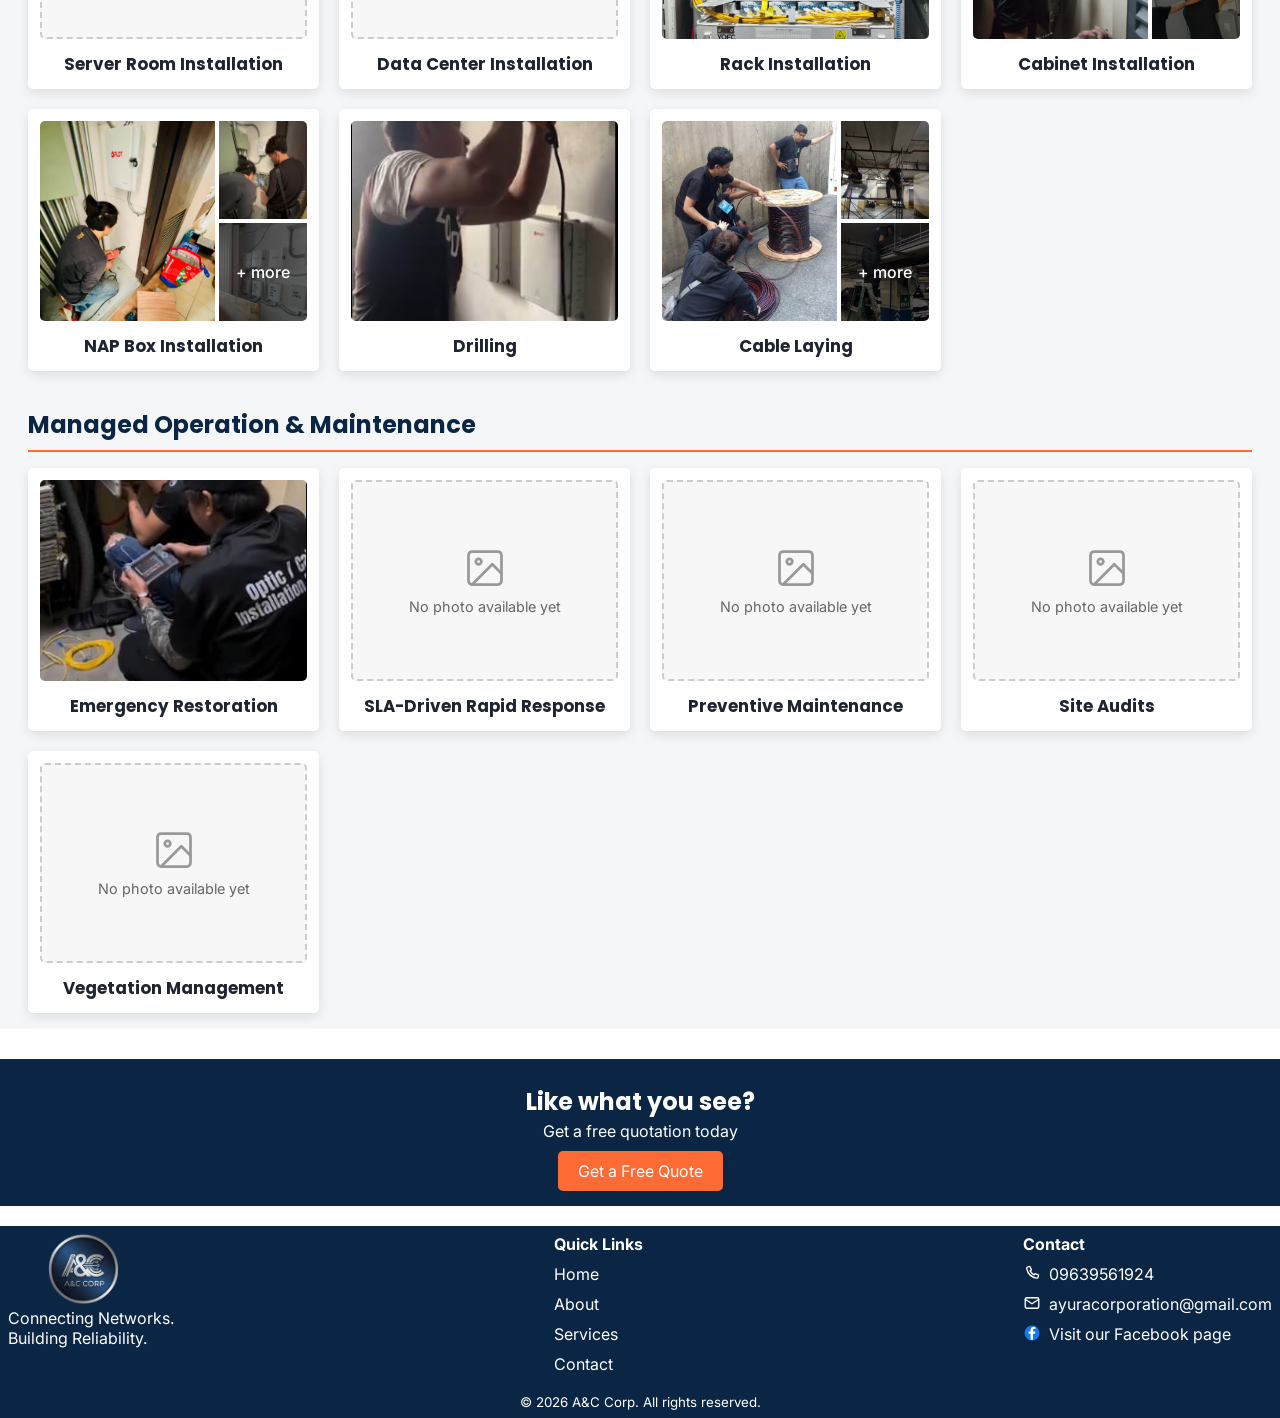
<file: gallery.html>
<!doctype html>
<html lang="en">
  <head>
    <meta charset="UTF-8" />
    <meta name="viewport" content="width=device-width, initial-scale=1.0" />
    <title>Gallery | A&C Gallery</title>
    <link rel="preconnect" href="https://fonts.googleapis.com" />
    <link
      href="https://fonts.googleapis.com/css2?family=Poppins:wght@600;700&family=Inter:wght@400;500&display=swap"
      rel="stylesheet"
    />
    <link rel="stylesheet" href="shared.css" />
    <link rel="stylesheet" href="gallery.css" />
  </head>
  <body id="top">
    <header>
      <nav>
        <a href="index.html">
          <img src="images/A&C-logo.png" alt="A&C Corp" class="logo" />
        </a>
        <input
          type="checkbox"
          id="nav-toggle"
          class="nav-toggle"
          aria-label="Toggle navigation menu"
        />
        <label for="nav-toggle" class="hamburger">
          <svg
            viewBox="0 0 24 24"
            fill="none"
            stroke="currentColor"
            stroke-width="1.8"
            stroke-linecap="round"
            stroke-linejoin="round"
            aria-hidden="true"
          >
            <path d="M4 6h16M4 12h16M4 18h16" />
          </svg>
        </label>
        <label for="nav-toggle" class="overlay"></label>
        <ul class="nav-container">
          <li><a href="index.html">Home</a></li>
          <li><a href="about.html">About</a></li>
          <li><a href="services.html">Services</a></li>
          <li><a href="gallery.html" id="active">Gallery</a></li>
          <li><a href="faq.html">FAQ</a></li>
          <li><a href="contact.html">Contact</a></li>
        </ul>
        <a href="contact.html" class="quote">Get a Quote</a>
      </nav>
    </header>

    <main>
      <section class="gallery-banner">
        <h1>Our Work</h1>
        <p><a href="index.html">Home /</a> Gallery</p>
      </section>

      <section class="gallery-cards">
        <!--
          para mag add ng photos sa gallery:

          1. In the service's card, replace the <div class="photo-placeholder">No photo available yet</div>
             with a .photo-set that has one <a> tile per photo:

               <div class="photo-set">
                 <a href="#fusion-splicing-1">
                   <img src="images/one.jpg" alt="..." loading="lazy" />
                 </a>
                 <a href="#fusion-splicing-2">
                   <img src="images/two.jpg" alt="..." loading="lazy" />
                 </a>
               </div>
        -->

        <nav class="category-nav" aria-label="Service categories">
          <a href="#osp">OSP Infrastructure</a>
          <a href="#fiber-optic">Fiber Optic Infrastructure</a>
          <a href="#inside-plant">Inside Plant &amp; Structured Cabling</a>
          <a href="#managed-om">Managed Operation &amp; Maintenance</a>
        </nav>

        <section class="gallery-group" id="osp">
          <h2>OSP Infrastructure</h2>
          <div class="card-grid">
            <article class="gallery-card">
              <div class="photo-set">
                <a href="#pole-line-1">
                  <img
                    src="images/pole-line-1.jpg"
                    alt="Pole line installation photo 1"
                    loading="lazy"
                  />
                </a>
                <a href="#pole-line-2"
                  ><img
                    src="images/pole-line-2.jpg"
                    alt="Pole line installation photo 2"
                    loading="lazy"
                /></a>
                <a href="#pole-line-3"
                  ><img
                    src="images/pole-line-3.jpg"
                    alt="Pole line installation photo 3"
                    loading="lazy"
                /></a>
                <a href="#pole-line-4"
                  ><img
                    src="images/pole-line-4.jpg"
                    alt="Pole line installation photo 4"
                    loading="lazy"
                /></a>
                <a href="#pole-line-5"
                  ><img
                    src="images/pole-line-5.jpg"
                    alt="Pole line installation photo 5"
                    loading="lazy"
                /></a>
                <a href="#pole-line-6"
                  ><img
                    src="images/pole-line-6.jpg"
                    alt="Pole line installation photo 6"
                    loading="lazy"
                /></a>
                <a href="#pole-line-7"
                  ><img
                    src="images/pole-line-7.jpg"
                    alt="Pole line installation photo 7"
                    loading="lazy"
                /></a>
              </div>
              <h3>Pole Line</h3>
            </article>

            <article class="gallery-card">
              <div class="photo-set">
                <a href="#manhole-1">
                  <img
                    src="images/manhole-1.jpg"
                    alt="Manhole construction photo 1"
                    loading="lazy"
                  />
                </a>
                <a href="#manhole-2"
                  ><img
                    src="images/manhole-2.jpg"
                    alt="Manhole construction photo 2"
                    loading="lazy"
                /></a>
                <a href="#manhole-3"
                  ><img
                    src="images/manhole-3.jpg"
                    alt="Manhole construction photo 3"
                    loading="lazy"
                /></a>
              </div>
              <h3>Manhole</h3>
            </article>

            <article class="gallery-card">
              <div class="photo-placeholder">No photo available yet</div>
              <h3>Vault</h3>
            </article>
          </div>
        </section>

        <section class="gallery-group" id="fiber-optic">
          <h2>Fiber Optic Infrastructure</h2>
          <div class="card-grid">
            <article class="gallery-card">
              <div class="photo-set">
                <a href="#fusion-splicing-1">
                  <img
                    src="images/fusion-splicing-1.jpg"
                    alt="Fusion splicing photo 1"
                    loading="lazy"
                  />
                </a>
                <a href="#fusion-splicing-2"
                  ><img
                    src="images/fusion-splicing-2.jpg"
                    alt="Fusion splicing photo 2"
                    loading="lazy"
                /></a>
                <a href="#fusion-splicing-3"
                  ><img
                    src="images/fusion-splicing-3.jpg"
                    alt="Fusion splicing photo 3"
                    loading="lazy"
                /></a>
                <a href="#fusion-splicing-4"
                  ><img
                    src="images/fusion-splicing-4.jpg"
                    alt="Fusion splicing photo 4"
                    loading="lazy"
                /></a>
                <a href="#fusion-splicing-5"
                  ><img
                    src="images/fusion-splicing-5.jpg"
                    alt="Fusion splicing photo 5"
                    loading="lazy"
                /></a>
                <a href="#fusion-splicing-6"
                  ><img
                    src="images/fusion-splicing-6.jpg"
                    alt="Fusion splicing photo 6"
                    loading="lazy"
                /></a>
              </div>
              <h3>Fusion Splicing</h3>
            </article>

            <article class="gallery-card">
              <div class="photo-placeholder">No photo available yet</div>
              <h3>Ribbon Splicing</h3>
            </article>

            <article class="gallery-card">
              <div class="photo-set">
                <a href="#odf-1"
                  ><img
                    src="images/odf-1.jpg"
                    alt="ODF installation"
                    loading="lazy"
                /></a>
              </div>
              <h3>ODF (Optical Distribution Frame)</h3>
            </article>

            <article class="gallery-card">
              <div class="photo-set">
                <a href="#otdr-1"
                  ><img
                    src="images/otdr-1.jpg"
                    alt="OTDR testing"
                    loading="lazy"
                /></a>
              </div>
              <h3>Fiber Optic Testing (OTDR)</h3>
            </article>

            <article class="gallery-card">
              <div class="photo-placeholder">No photo available yet</div>
              <h3>FTTH (Fiber To The Home)</h3>
            </article>

            <article class="gallery-card">
              <div class="photo-placeholder">No photo available yet</div>
              <h3>FTTB (Fiber To The Building)</h3>
            </article>
          </div>
        </section>

        <section class="gallery-group" id="inside-plant">
          <h2>Inside Plant &amp; Structured Cabling</h2>
          <div class="card-grid">
            <article class="gallery-card">
              <div class="photo-placeholder">No photo available yet</div>
              <h3>Server Room Installation</h3>
            </article>

            <article class="gallery-card">
              <div class="photo-placeholder">No photo available yet</div>
              <h3>Data Center Installation</h3>
            </article>

            <article class="gallery-card">
              <div class="photo-set">
                <a href="#rack-installation-1"
                  ><img
                    src="images/rack-installation-1.jpg"
                    alt="Rack installation"
                    loading="lazy"
                /></a>
              </div>
              <h3>Rack Installation</h3>
            </article>

            <article class="gallery-card">
              <div class="photo-set">
                <a href="#cabinet-installation-1"
                  ><img
                    src="images/cabinet-installation-1.jpg"
                    alt="Cabinet installation photo 1"
                    loading="lazy"
                /></a>
                <a href="#cabinet-installation-2"
                  ><img
                    src="images/cabinet-installation-2.jpg"
                    alt="Cabinet installation photo 2"
                    loading="lazy"
                /></a>
                <a href="#cabinet-installation-3"
                  ><img
                    src="images/cabinet-installation-3.jpg"
                    alt="Cabinet installation photo 3"
                    loading="lazy"
                /></a>
                <a href="#cabinet-installation-4"
                  ><img
                    src="images/cabinet-installation-4.jpg"
                    alt="Cabinet installation photo 4"
                    loading="lazy"
                /></a>
              </div>
              <h3>Cabinet Installation</h3>
            </article>

            <article class="gallery-card">
              <div class="photo-set">
                <a href="#nap-box-installation-1"
                  ><img
                    src="images/nap-box-installation-1.jpg"
                    alt="NAP box installation photo 1"
                    loading="lazy"
                /></a>
                <a href="#nap-box-installation-2"
                  ><img
                    src="images/nap-box-installation-2.jpg"
                    alt="NAP box installation photo 2"
                    loading="lazy"
                /></a>
                <a href="#nap-box-installation-3"
                  ><img
                    src="images/nap-box-installation-3.jpg"
                    alt="NAP box installation photo 3"
                    loading="lazy"
                /></a>
                <a href="#nap-box-installation-4"
                  ><img
                    src="images/nap-box-installation-4.jpg"
                    alt="NAP box installation photo 4"
                    loading="lazy"
                /></a>
                <a href="#nap-box-installation-5"
                  ><img
                    src="images/nap-box-installation-5.jpg"
                    alt="NAP box installation photo 5"
                    loading="lazy"
                /></a>
                <a href="#nap-box-installation-6"
                  ><img
                    src="images/nap-box-installation-6.jpg"
                    alt="NAP box installation photo 6"
                    loading="lazy"
                /></a>
                <a href="#nap-box-installation-7"
                  ><img
                    src="images/nap-box-installation-7.jpg"
                    alt="NAP box installation photo 7"
                    loading="lazy"
                /></a>
              </div>
              <h3>NAP Box Installation</h3>
            </article>

            <article class="gallery-card">
              <div class="photo-set">
                <a href="#drilling-1"
                  ><img
                    src="images/drilling-1.jpg"
                    alt="Drilling"
                    loading="lazy"
                /></a>
              </div>
              <h3>Drilling</h3>
            </article>

            <article class="gallery-card">
              <div class="photo-set">
                <a href="#cable-laying-1"
                  ><img
                    src="images/cable-laying-1.jpg"
                    alt="Cable laying photo 1"
                    loading="lazy"
                /></a>
                <a href="#cable-laying-2"
                  ><img
                    src="images/cable-laying-2.jpg"
                    alt="Cable laying photo 2"
                    loading="lazy"
                /></a>
                <a href="#cable-laying-3"
                  ><img
                    src="images/cable-laying-3.jpg"
                    alt="Cable laying photo 3"
                    loading="lazy"
                /></a>
                <a href="#cable-laying-4"
                  ><img
                    src="images/cable-laying-4.jpg"
                    alt="Cable laying photo 4"
                    loading="lazy"
                /></a>
                <a href="#cable-laying-5"
                  ><img
                    src="images/cable-laying-5.jpg"
                    alt="Cable laying photo 5"
                    loading="lazy"
                /></a>
                <a href="#cable-laying-6"
                  ><img
                    src="images/cable-laying-6.jpg"
                    alt="Cable laying photo 6"
                    loading="lazy"
                /></a>
              </div>
              <h3>Cable Laying</h3>
            </article>
          </div>
        </section>

        <section class="gallery-group" id="managed-om">
          <h2>Managed Operation &amp; Maintenance</h2>
          <div class="card-grid">
            <article class="gallery-card">
              <div class="photo-set">
                <a href="#otdr-1"
                  ><img
                    src="images/otdr-1.jpg"
                    alt="OTDR testing"
                    loading="lazy"
                /></a>
              </div>
              <h3>Emergency Restoration</h3>
            </article>

            <article class="gallery-card">
              <div class="photo-placeholder">No photo available yet</div>
              <h3>SLA-Driven Rapid Response</h3>
            </article>

            <article class="gallery-card">
              <div class="photo-placeholder">No photo available yet</div>
              <h3>Preventive Maintenance</h3>
            </article>

            <article class="gallery-card">
              <div class="photo-placeholder">No photo available yet</div>
              <h3>Site Audits</h3>
            </article>

            <article class="gallery-card">
              <div class="photo-placeholder">No photo available yet</div>
              <h3>Vegetation Management</h3>
            </article>
          </div>
        </section>

        <!--
          LIGHTBOXES:

          Single photo - close button only

          Multiple Photo:

            <div id="fusion-splicing-1" class="lightbox">
              <a href="#close" class="lightbox-close" aria-label="Close">✕</a>
              <a href="#fusion-splicing-3" class="lightbox-prev" aria-label="Previous photo">◄</a>
              <a href="#fusion-splicing-2" class="lightbox-next" aria-label="Next photo">►</a>
              <img src="images/one.jpg" alt="..." loading="lazy" />
              <p class="lightbox-caption">Fusion Splicing</p>
            </div>
              loading="lazy"
        -->

        <div id="pole-line-1" class="lightbox">
          <a href="#close" class="lightbox-close" aria-label="Close">
            <svg
              class="lightbox-close-icon"
              viewBox="0 0 24 24"
              fill="none"
              stroke="currentColor"
              stroke-width="1.8"
              stroke-linecap="round"
              stroke-linejoin="round"
              aria-hidden="true"
            >
              <path d="m6 6 12 12M18 6 6 18" />
            </svg>
          </a>
          <a
            href="#pole-line-7"
            class="lightbox-prev"
            aria-label="Previous photo"
            >◄</a
          >
          <a href="#pole-line-2" class="lightbox-next" aria-label="Next photo"
            >►</a
          >
          <img
            src="images/pole-line-1.jpg"
            alt="Pole line installation photo 1"
            loading="lazy"
          />
          <p class="lightbox-caption">Pole Line</p>
        </div>

        <div id="manhole-1" class="lightbox">
          <a href="#close" class="lightbox-close" aria-label="Close">
            <svg
              class="lightbox-close-icon"
              viewBox="0 0 24 24"
              fill="none"
              stroke="currentColor"
              stroke-width="1.8"
              stroke-linecap="round"
              stroke-linejoin="round"
              aria-hidden="true"
            >
              <path d="m6 6 12 12M18 6 6 18" />
            </svg>
          </a>
          <a href="#manhole-3" class="lightbox-prev" aria-label="Previous photo"
            >◄</a
          >
          <a href="#manhole-2" class="lightbox-next" aria-label="Next photo"
            >►</a
          >
          <img
            src="images/manhole-1.jpg"
            alt="Manhole construction photo 1"
            loading="lazy"
          />
          <p class="lightbox-caption">Manhole</p>
        </div>

        <div id="fusion-splicing-1" class="lightbox">
          <a href="#close" class="lightbox-close" aria-label="Close">
            <svg
              class="lightbox-close-icon"
              viewBox="0 0 24 24"
              fill="none"
              stroke="currentColor"
              stroke-width="1.8"
              stroke-linecap="round"
              stroke-linejoin="round"
              aria-hidden="true"
            >
              <path d="m6 6 12 12M18 6 6 18" />
            </svg>
          </a>
          <a
            href="#fusion-splicing-6"
            class="lightbox-prev"
            aria-label="Previous photo"
            >◄</a
          >
          <a
            href="#fusion-splicing-2"
            class="lightbox-next"
            aria-label="Next photo"
            >►</a
          >
          <img
            src="images/fusion-splicing-1.jpg"
            alt="Fusion splicing photo 1"
            loading="lazy"
          />
          <p class="lightbox-caption">Fusion Splicing</p>
        </div>

        <div id="pole-line-2" class="lightbox">
          <a href="#close" class="lightbox-close" aria-label="Close">×</a>
          <a
            href="#pole-line-1"
            class="lightbox-prev"
            aria-label="Previous photo"
            >◄</a
          >
          <a href="#pole-line-3" class="lightbox-next" aria-label="Next photo"
            >►</a
          >
          <img
            src="images/pole-line-2.jpg"
            alt="Pole line installation photo 2"
            loading="lazy"
          />
          <p class="lightbox-caption">Pole Line</p>
        </div>
        <div id="pole-line-3" class="lightbox">
          <a href="#close" class="lightbox-close" aria-label="Close">×</a>
          <a
            href="#pole-line-2"
            class="lightbox-prev"
            aria-label="Previous photo"
            >◄</a
          >
          <a href="#pole-line-4" class="lightbox-next" aria-label="Next photo"
            >►</a
          >
          <img
            src="images/pole-line-3.jpg"
            alt="Pole line installation photo 3"
            loading="lazy"
          />
          <p class="lightbox-caption">Pole Line</p>
        </div>
        <div id="pole-line-4" class="lightbox">
          <a href="#close" class="lightbox-close" aria-label="Close">×</a>
          <a
            href="#pole-line-3"
            class="lightbox-prev"
            aria-label="Previous photo"
            >◄</a
          >
          <a href="#pole-line-5" class="lightbox-next" aria-label="Next photo"
            >►</a
          >
          <img
            src="images/pole-line-4.jpg"
            alt="Pole line installation photo 4"
            loading="lazy"
          />
          <p class="lightbox-caption">Pole Line</p>
        </div>
        <div id="pole-line-5" class="lightbox">
          <a href="#close" class="lightbox-close" aria-label="Close">×</a>
          <a
            href="#pole-line-4"
            class="lightbox-prev"
            aria-label="Previous photo"
            >◄</a
          >
          <a href="#pole-line-6" class="lightbox-next" aria-label="Next photo"
            >►</a
          >
          <img
            src="images/pole-line-5.jpg"
            alt="Pole line installation photo 5"
            loading="lazy"
          />
          <p class="lightbox-caption">Pole Line</p>
        </div>
        <div id="pole-line-6" class="lightbox">
          <a href="#close" class="lightbox-close" aria-label="Close">×</a>
          <a
            href="#pole-line-5"
            class="lightbox-prev"
            aria-label="Previous photo"
            >◄</a
          >
          <a href="#pole-line-7" class="lightbox-next" aria-label="Next photo"
            >►</a
          >
          <img
            src="images/pole-line-6.jpg"
            alt="Pole line installation photo 6"
            loading="lazy"
          />
          <p class="lightbox-caption">Pole Line</p>
        </div>
        <div id="pole-line-7" class="lightbox">
          <a href="#close" class="lightbox-close" aria-label="Close">×</a>
          <a
            href="#pole-line-6"
            class="lightbox-prev"
            aria-label="Previous photo"
            >◄</a
          >
          <a href="#pole-line-1" class="lightbox-next" aria-label="Next photo"
            >►</a
          >
          <img
            src="images/pole-line-7.jpg"
            alt="Pole line installation photo 7"
            loading="lazy"
          />
          <p class="lightbox-caption">Pole Line</p>
        </div>
        <div id="manhole-2" class="lightbox">
          <a href="#close" class="lightbox-close" aria-label="Close">×</a>
          <a href="#manhole-1" class="lightbox-prev" aria-label="Previous photo"
            >◄</a
          >
          <a href="#manhole-3" class="lightbox-next" aria-label="Next photo"
            >►</a
          >
          <img
            src="images/manhole-2.jpg"
            alt="Manhole construction photo 2"
            loading="lazy"
          />
          <p class="lightbox-caption">Manhole</p>
        </div>
        <div id="manhole-3" class="lightbox">
          <a href="#close" class="lightbox-close" aria-label="Close">×</a>
          <a href="#manhole-2" class="lightbox-prev" aria-label="Previous photo"
            >◄</a
          >
          <a href="#manhole-1" class="lightbox-next" aria-label="Next photo"
            >►</a
          >
          <img
            src="images/manhole-3.jpg"
            alt="Manhole construction photo 3"
            loading="lazy"
          />
          <p class="lightbox-caption">Manhole</p>
        </div>
        <div id="fusion-splicing-2" class="lightbox">
          <a href="#close" class="lightbox-close" aria-label="Close">×</a>
          <a
            href="#fusion-splicing-1"
            class="lightbox-prev"
            aria-label="Previous photo"
            >◄</a
          >
          <a
            href="#fusion-splicing-3"
            class="lightbox-next"
            aria-label="Next photo"
            >►</a
          >
          <img
            src="images/fusion-splicing-2.jpg"
            alt="Fusion splicing photo 2"
            loading="lazy"
          />
          <p class="lightbox-caption">Fusion Splicing</p>
        </div>
        <div id="fusion-splicing-3" class="lightbox">
          <a href="#close" class="lightbox-close" aria-label="Close">×</a>
          <a
            href="#fusion-splicing-2"
            class="lightbox-prev"
            aria-label="Previous photo"
            >◄</a
          >
          <a
            href="#fusion-splicing-4"
            class="lightbox-next"
            aria-label="Next photo"
            >►</a
          >
          <img
            src="images/fusion-splicing-3.jpg"
            alt="Fusion splicing photo 3"
            loading="lazy"
          />
          <p class="lightbox-caption">Fusion Splicing</p>
        </div>
        <div id="fusion-splicing-4" class="lightbox">
          <a href="#close" class="lightbox-close" aria-label="Close">×</a>
          <a
            href="#fusion-splicing-3"
            class="lightbox-prev"
            aria-label="Previous photo"
            >◄</a
          >
          <a
            href="#fusion-splicing-5"
            class="lightbox-next"
            aria-label="Next photo"
            >►</a
          >
          <img
            src="images/fusion-splicing-4.jpg"
            alt="Fusion splicing photo 4"
            loading="lazy"
          />
          <p class="lightbox-caption">Fusion Splicing</p>
        </div>
        <div id="fusion-splicing-5" class="lightbox">
          <a href="#close" class="lightbox-close" aria-label="Close">×</a>
          <a
            href="#fusion-splicing-4"
            class="lightbox-prev"
            aria-label="Previous photo"
            >◄</a
          >
          <a
            href="#fusion-splicing-6"
            class="lightbox-next"
            aria-label="Next photo"
            >►</a
          >
          <img
            src="images/fusion-splicing-5.jpg"
            alt="Fusion splicing photo 5"
            loading="lazy"
          />
          <p class="lightbox-caption">Fusion Splicing</p>
        </div>
        <div id="fusion-splicing-6" class="lightbox">
          <a href="#close" class="lightbox-close" aria-label="Close">×</a>
          <a
            href="#fusion-splicing-5"
            class="lightbox-prev"
            aria-label="Previous photo"
            >◄</a
          >
          <a
            href="#fusion-splicing-1"
            class="lightbox-next"
            aria-label="Next photo"
            >►</a
          >
          <img
            src="images/fusion-splicing-6.jpg"
            alt="Fusion splicing photo 6"
            loading="lazy"
          />
          <p class="lightbox-caption">Fusion Splicing</p>
        </div>
        <div id="odf-1" class="lightbox">
          <a href="#close" class="lightbox-close" aria-label="Close">×</a>
          <img src="images/odf-1.jpg" alt="ODF installation" loading="lazy" />
          <p class="lightbox-caption">ODF (Optical Distribution Frame)</p>
        </div>
        <div id="otdr-1" class="lightbox">
          <a href="#close" class="lightbox-close" aria-label="Close">×</a>
          <img src="images/otdr-1.jpg" alt="OTDR testing" loading="lazy" />
          <p class="lightbox-caption">Fiber Optic Testing (OTDR)</p>
        </div>
        <div id="rack-installation-1" class="lightbox">
          <a href="#close" class="lightbox-close" aria-label="Close">×</a>
          <img
            src="images/rack-installation-1.jpg"
            alt="Rack installation"
            loading="lazy"
          />
          <p class="lightbox-caption">Rack Installation</p>
        </div>
        <div id="cabinet-installation-1" class="lightbox">
          <a href="#close" class="lightbox-close" aria-label="Close">×</a>
          <a
            href="#cabinet-installation-4"
            class="lightbox-prev"
            aria-label="Previous photo"
            >◄</a
          >
          <a
            href="#cabinet-installation-2"
            class="lightbox-next"
            aria-label="Next photo"
            >►</a
          >
          <img
            src="images/cabinet-installation-1.jpg"
            alt="Cabinet installation photo 1"
            loading="lazy"
          />
          <p class="lightbox-caption">Cabinet Installation</p>
        </div>
        <div id="cabinet-installation-2" class="lightbox">
          <a href="#close" class="lightbox-close" aria-label="Close">×</a>
          <a
            href="#cabinet-installation-1"
            class="lightbox-prev"
            aria-label="Previous photo"
            >◄</a
          >
          <a
            href="#cabinet-installation-3"
            class="lightbox-next"
            aria-label="Next photo"
            >►</a
          >
          <img
            src="images/cabinet-installation-2.jpg"
            alt="Cabinet installation photo 2"
            loading="lazy"
          />
          <p class="lightbox-caption">Cabinet Installation</p>
        </div>
        <div id="cabinet-installation-3" class="lightbox">
          <a href="#close" class="lightbox-close" aria-label="Close">×</a>
          <a
            href="#cabinet-installation-2"
            class="lightbox-prev"
            aria-label="Previous photo"
            >◄</a
          >
          <a
            href="#cabinet-installation-4"
            class="lightbox-next"
            aria-label="Next photo"
            >►</a
          >
          <img
            src="images/cabinet-installation-3.jpg"
            alt="Cabinet installation photo 3"
            loading="lazy"
          />
          <p class="lightbox-caption">Cabinet Installation</p>
        </div>
        <div id="cabinet-installation-4" class="lightbox">
          <a href="#close" class="lightbox-close" aria-label="Close">×</a>
          <a
            href="#cabinet-installation-3"
            class="lightbox-prev"
            aria-label="Previous photo"
            >◄</a
          >
          <a
            href="#cabinet-installation-1"
            class="lightbox-next"
            aria-label="Next photo"
            >►</a
          >
          <img
            src="images/cabinet-installation-4.jpg"
            alt="Cabinet installation photo 4"
            loading="lazy"
          />
          <p class="lightbox-caption">Cabinet Installation</p>
        </div>

        <div id="nap-box-installation-1" class="lightbox">
          <a href="#close" class="lightbox-close" aria-label="Close">×</a>
          <a
            href="#nap-box-installation-7"
            class="lightbox-prev"
            aria-label="Previous photo"
            >◄</a
          >
          <a
            href="#nap-box-installation-2"
            class="lightbox-next"
            aria-label="Next photo"
            >►</a
          >
          <img
            src="images/nap-box-installation-1.jpg"
            alt="NAP box installation photo 1"
            loading="lazy"
          />
          <p class="lightbox-caption">NAP Box Installation</p>
        </div>
        <div id="nap-box-installation-2" class="lightbox">
          <a href="#close" class="lightbox-close" aria-label="Close">×</a>
          <a
            href="#nap-box-installation-1"
            class="lightbox-prev"
            aria-label="Previous photo"
            >◄</a
          >
          <a
            href="#nap-box-installation-3"
            class="lightbox-next"
            aria-label="Next photo"
            >►</a
          >
          <img
            src="images/nap-box-installation-2.jpg"
            alt="NAP box installation photo 2"
            loading="lazy"
          />
          <p class="lightbox-caption">NAP Box Installation</p>
        </div>
        <div id="nap-box-installation-3" class="lightbox">
          <a href="#close" class="lightbox-close" aria-label="Close">×</a>
          <a
            href="#nap-box-installation-2"
            class="lightbox-prev"
            aria-label="Previous photo"
            >◄</a
          >
          <a
            href="#nap-box-installation-4"
            class="lightbox-next"
            aria-label="Next photo"
            >►</a
          >
          <img
            src="images/nap-box-installation-3.jpg"
            alt="NAP box installation photo 3"
            loading="lazy"
          />
          <p class="lightbox-caption">NAP Box Installation</p>
        </div>
        <div id="nap-box-installation-4" class="lightbox">
          <a href="#close" class="lightbox-close" aria-label="Close">×</a>
          <a
            href="#nap-box-installation-3"
            class="lightbox-prev"
            aria-label="Previous photo"
            >◄</a
          >
          <a
            href="#nap-box-installation-5"
            class="lightbox-next"
            aria-label="Next photo"
            >►</a
          >
          <img
            src="images/nap-box-installation-4.jpg"
            alt="NAP box installation photo 4"
            loading="lazy"
          />
          <p class="lightbox-caption">NAP Box Installation</p>
        </div>
        <div id="nap-box-installation-5" class="lightbox">
          <a href="#close" class="lightbox-close" aria-label="Close">×</a>
          <a
            href="#nap-box-installation-4"
            class="lightbox-prev"
            aria-label="Previous photo"
            >◄</a
          >
          <a
            href="#nap-box-installation-6"
            class="lightbox-next"
            aria-label="Next photo"
            >►</a
          >
          <img
            src="images/nap-box-installation-5.jpg"
            alt="NAP box installation photo 5"
            loading="lazy"
          />
          <p class="lightbox-caption">NAP Box Installation</p>
        </div>
        <div id="nap-box-installation-6" class="lightbox">
          <a href="#close" class="lightbox-close" aria-label="Close">×</a>
          <a
            href="#nap-box-installation-5"
            class="lightbox-prev"
            aria-label="Previous photo"
            >◄</a
          >
          <a
            href="#nap-box-installation-7"
            class="lightbox-next"
            aria-label="Next photo"
            >►</a
          >
          <img
            src="images/nap-box-installation-6.jpg"
            alt="NAP box installation photo 6"
            loading="lazy"
          />
          <p class="lightbox-caption">NAP Box Installation</p>
        </div>
        <div id="nap-box-installation-7" class="lightbox">
          <a href="#close" class="lightbox-close" aria-label="Close">×</a>
          <a
            href="#nap-box-installation-6"
            class="lightbox-prev"
            aria-label="Previous photo"
            >◄</a
          >
          <a
            href="#nap-box-installation-1"
            class="lightbox-next"
            aria-label="Next photo"
            >►</a
          >
          <img
            src="images/nap-box-installation-7.jpg"
            alt="NAP box installation photo 7"
            loading="lazy"
          />
          <p class="lightbox-caption">NAP Box Installation</p>
        </div>

        <div id="drilling-1" class="lightbox">
          <a href="#close" class="lightbox-close" aria-label="Close">×</a>
          <img src="images/drilling-1.jpg" alt="Drilling" loading="lazy" />
          <p class="lightbox-caption">Drilling</p>
        </div>
        <div id="cable-laying-1" class="lightbox">
          <a href="#close" class="lightbox-close" aria-label="Close">×</a>
          <a
            href="#cable-laying-6"
            class="lightbox-prev"
            aria-label="Previous photo"
            >◄</a
          >
          <a
            href="#cable-laying-2"
            class="lightbox-next"
            aria-label="Next photo"
            >►</a
          >
          <img
            src="images/cable-laying-1.jpg"
            alt="Cable laying photo 1"
            loading="lazy"
          />
          <p class="lightbox-caption">Cable Laying</p>
        </div>
        <div id="cable-laying-2" class="lightbox">
          <a href="#close" class="lightbox-close" aria-label="Close">×</a>
          <a
            href="#cable-laying-1"
            class="lightbox-prev"
            aria-label="Previous photo"
            >◄</a
          >
          <a
            href="#cable-laying-3"
            class="lightbox-next"
            aria-label="Next photo"
            >►</a
          >
          <img
            src="images/cable-laying-2.jpg"
            alt="Cable laying photo 2"
            loading="lazy"
          />
          <p class="lightbox-caption">Cable Laying</p>
        </div>
        <div id="cable-laying-3" class="lightbox">
          <a href="#close" class="lightbox-close" aria-label="Close">×</a>
          <a
            href="#cable-laying-2"
            class="lightbox-prev"
            aria-label="Previous photo"
            >◄</a
          >
          <a
            href="#cable-laying-4"
            class="lightbox-next"
            aria-label="Next photo"
            >►</a
          >
          <img
            src="images/cable-laying-3.jpg"
            alt="Cable laying photo 3"
            loading="lazy"
          />
          <p class="lightbox-caption">Cable Laying</p>
        </div>
        <div id="cable-laying-4" class="lightbox">
          <a href="#close" class="lightbox-close" aria-label="Close">×</a>
          <a
            href="#cable-laying-3"
            class="lightbox-prev"
            aria-label="Previous photo"
            >◄</a
          >
          <a
            href="#cable-laying-5"
            class="lightbox-next"
            aria-label="Next photo"
            >►</a
          >
          <img
            src="images/cable-laying-4.jpg"
            alt="Cable laying photo 4"
            loading="lazy"
          />
          <p class="lightbox-caption">Cable Laying</p>
        </div>
        <div id="cable-laying-5" class="lightbox">
          <a href="#close" class="lightbox-close" aria-label="Close">×</a>
          <a
            href="#cable-laying-4"
            class="lightbox-prev"
            aria-label="Previous photo"
            >◄</a
          >
          <a
            href="#cable-laying-6"
            class="lightbox-next"
            aria-label="Next photo"
            >►</a
          >
          <img
            src="images/cable-laying-5.jpg"
            alt="Cable laying photo 5"
            loading="lazy"
          />
          <p class="lightbox-caption">Cable Laying</p>
        </div>
        <div id="cable-laying-6" class="lightbox">
          <a href="#close" class="lightbox-close" aria-label="Close">×</a>
          <a
            href="#cable-laying-5"
            class="lightbox-prev"
            aria-label="Previous photo"
            >◄</a
          >
          <a
            href="#cable-laying-1"
            class="lightbox-next"
            aria-label="Next photo"
            >►</a
          >
          <img
            src="images/cable-laying-6.jpg"
            alt="Cable laying photo 6"
            loading="lazy"
          />
          <p class="lightbox-caption">Cable Laying</p>
        </div>
      </section>

      <section class="cta-banner">
        <h2>Like what you see?</h2>
        <p>Get a free quotation today</p>
        <a href="contact.html" class="quote-button">Get a Free Quote</a>
      </section>
    </main>

    <footer>
      <div class="footer-content">
        <div class="footer-about">
          <img src="images/A&C-logo.png" alt="A&C Corp" class="logo" />
          <p>Connecting Networks. <br />Building Reliability.</p>
        </div>

        <div class="footer-links">
          <h4>Quick Links</h4>
          <a href="index.html">Home</a>
          <a href="about.html">About</a>
          <a href="services.html">Services</a>
          <a href="contact.html">Contact</a>
        </div>

        <div class="footer-contact">
          <h4>Contact</h4>
          <a class="footer-contact-link" href="tel:+639639561924">
            <svg
              class="footer-contact-icon"
              viewBox="0 0 24 24"
              fill="none"
              stroke="currentColor"
              stroke-width="1.8"
              stroke-linecap="round"
              stroke-linejoin="round"
              aria-hidden="true"
            >
              <path
                d="M6.6 3.8 9.2 3.2l2 4.6-1.7 1.3a14.6 14.6 0 0 0 5.4 5.4l1.3-1.7 4.6 2-.6 2.6a2 2 0 0 1-2.2 1.5A16.9 16.9 0 0 1 4.9 6a2 2 0 0 1 1.7-2.2Z"
              />
            </svg>
            <span>09639561924 </span>
          </a>
          <a class="footer-contact-link" href="mailto:rhougenelegend@gmail.com">
            <svg
              class="footer-contact-icon"
              viewBox="0 0 24 24"
              fill="none"
              stroke="currentColor"
              stroke-width="1.8"
              stroke-linecap="round"
              stroke-linejoin="round"
              aria-hidden="true"
            >
              <rect x="3" y="5" width="18" height="14" rx="2" />
              <path d="m3 7 9 6 9-6" />
            </svg>
            <span>ayuracorporation@gmail.com</span>
          </a>
          <a
            class="footer-contact-link"
            href="https://www.facebook.com/share/19fNKnvAeK/"
            target="_blank"
            rel="noopener noreferrer"
          >
            <svg
              class="footer-contact-icon footer-contact-icon-facebook"
              viewBox="0 0 24 24"
              aria-hidden="true"
            >
              <circle
                cx="12"
                cy="12"
                r="10"
                fill="currentColor"
                stroke="none"
              />
              <path
                d="M13.3 21v-8h2.7l.4-3h-3.1V8c0-.9.3-1.4 1.5-1.4h1.7V3.9c-.3 0-1.2-.1-2.4-.1-2.4 0-4 1.5-4 4.2V10H7.5v3h2.6v8h3.2Z"
                fill="#ffffff"
                stroke="none"
              />
            </svg>
            <span>Visit our Facebook page</span>
          </a>
        </div>
      </div>
      <p class="copyright">&copy; 2026 A&C Corp. All rights reserved.</p>
    </footer>
    <a class="back-to-top" href="#top" aria-label="Back to top">
      <svg viewBox="0 0 24 24" aria-hidden="true">
        <path d="M12 19V5M5 12l7-7 7 7" />
      </svg>
    </a>
  </body>
</html>
</file>
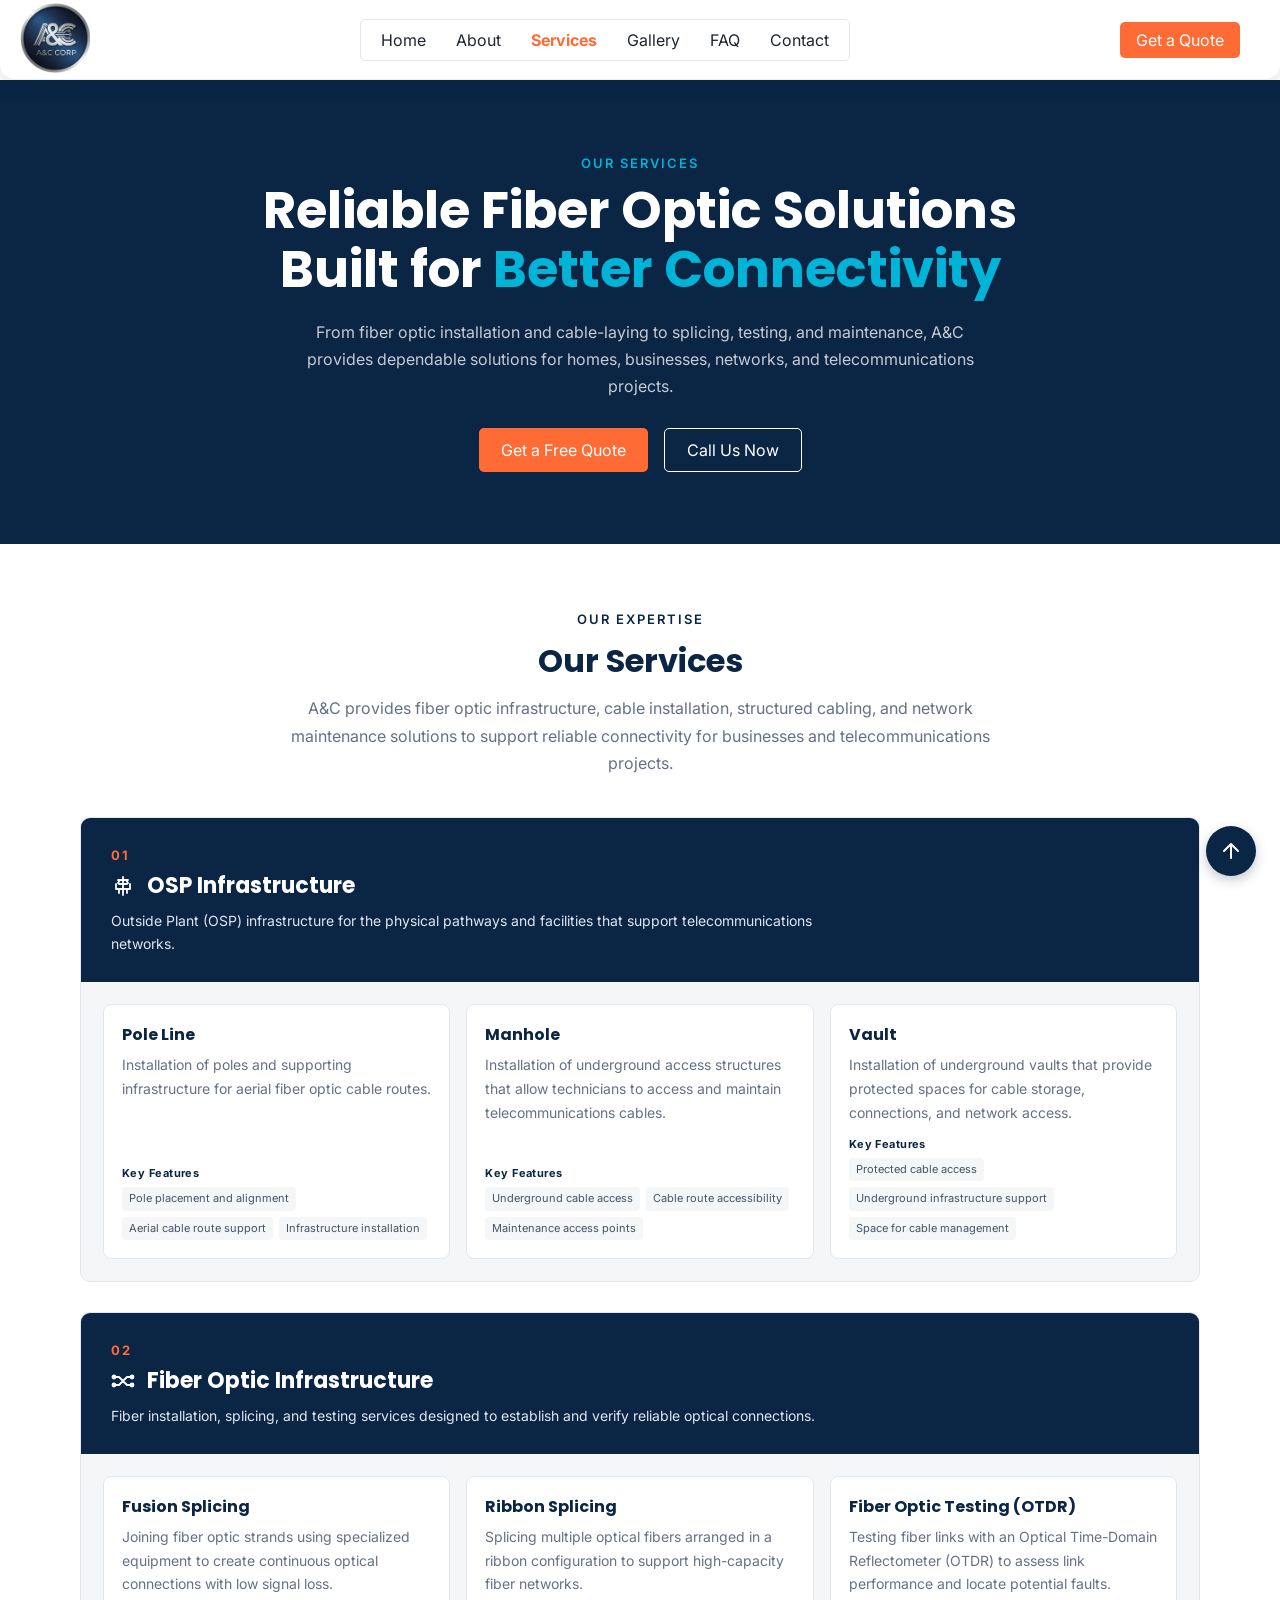
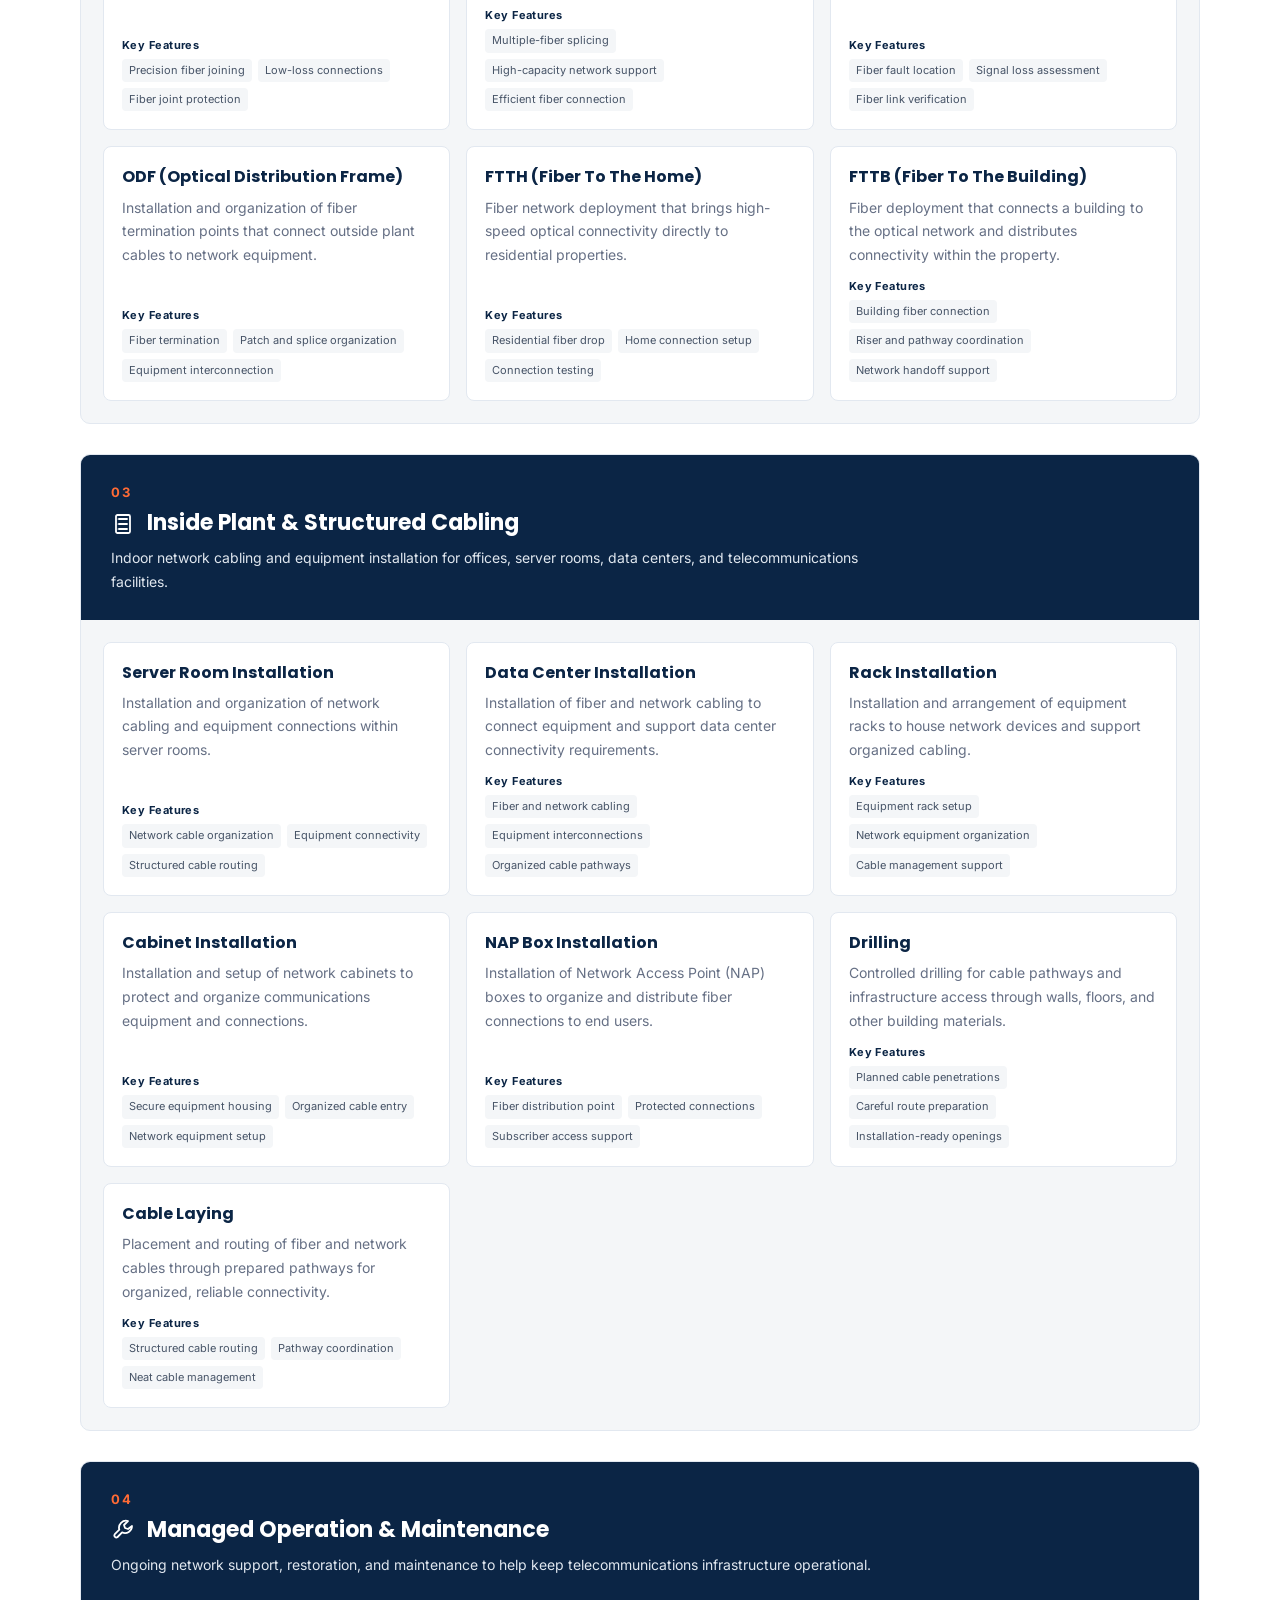
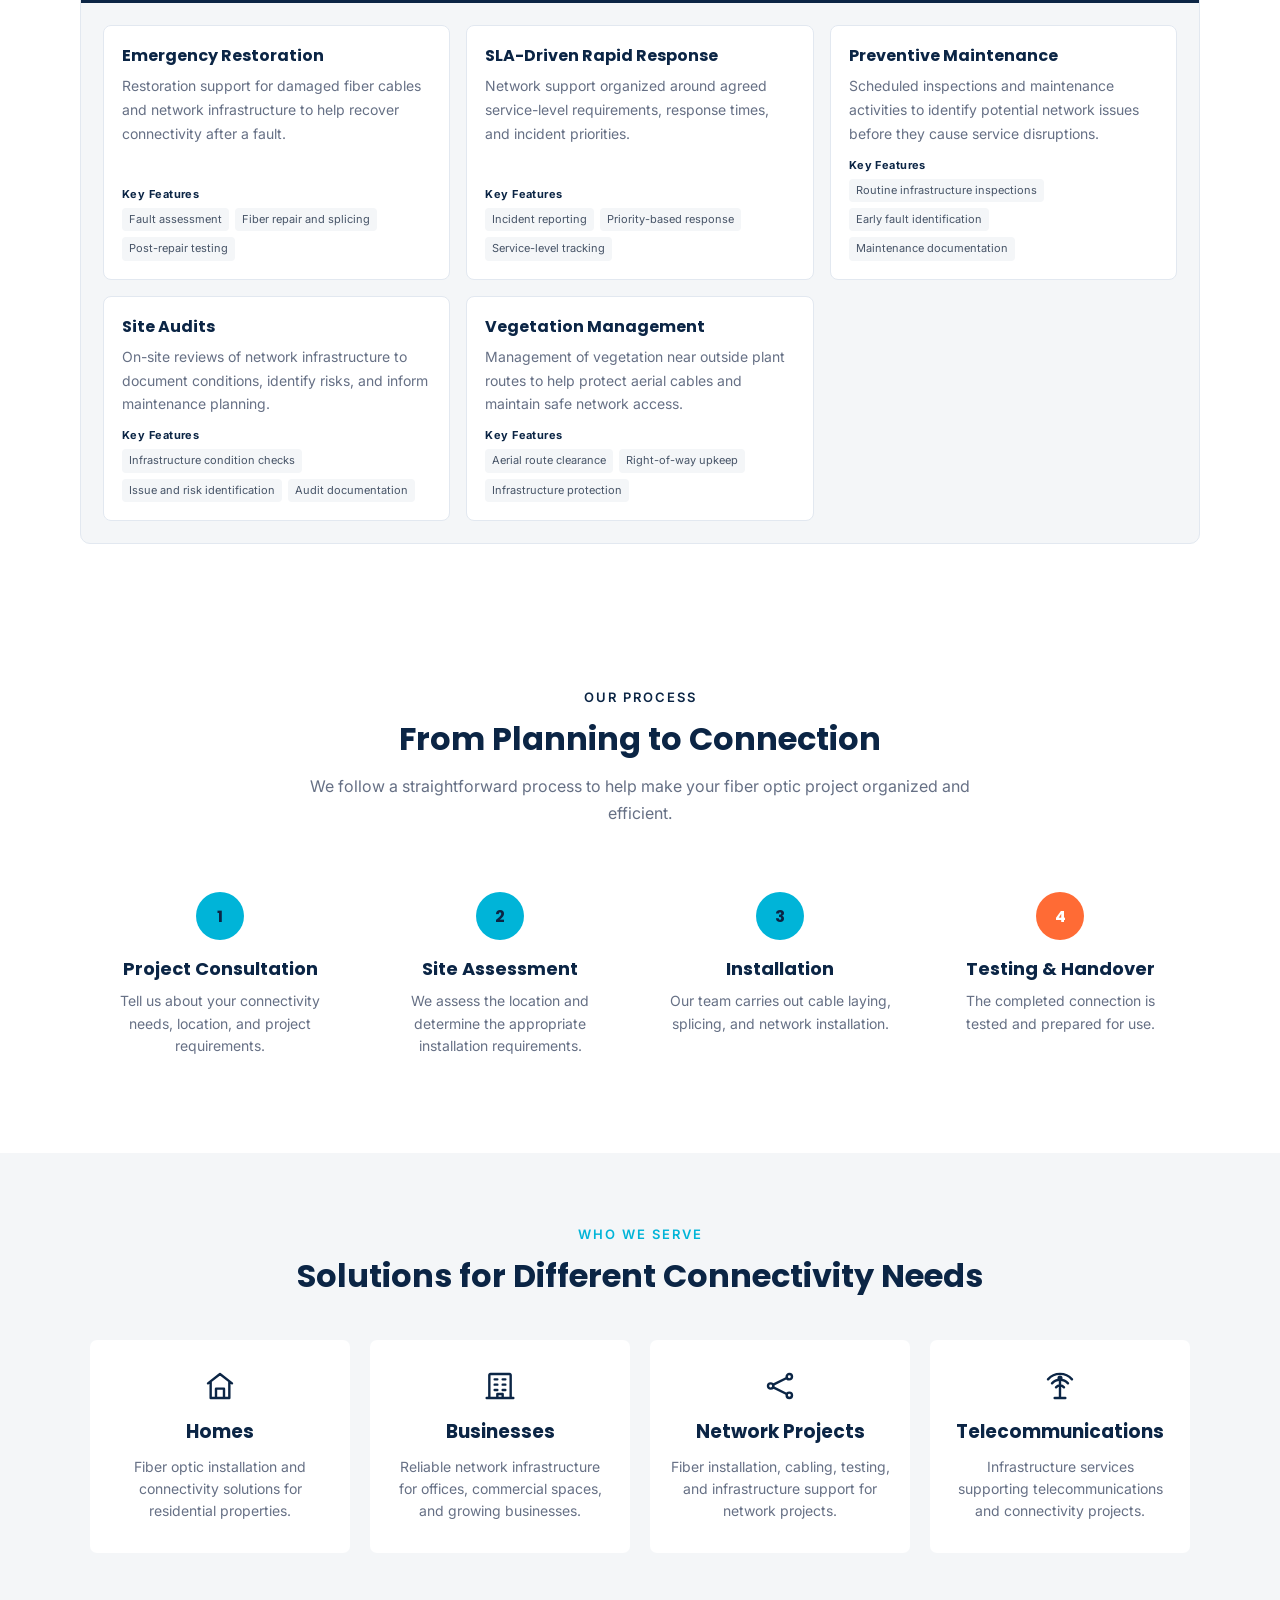
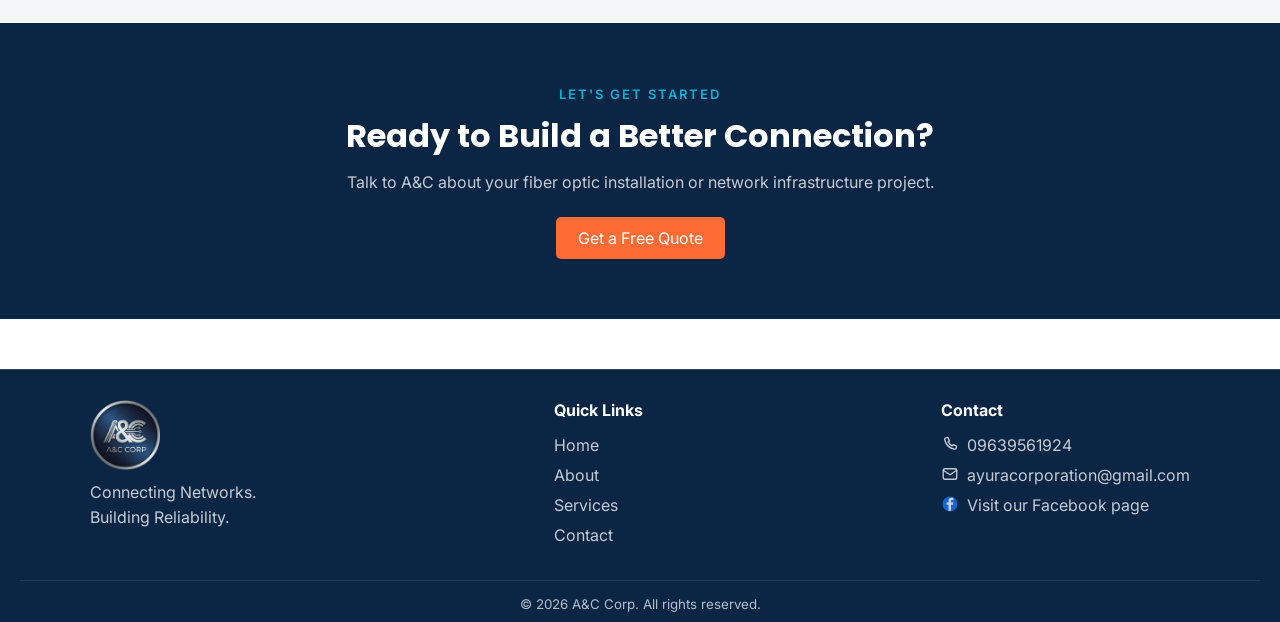
<file: services.html>
<!doctype html>
<html lang="en">
  <head>
    <meta charset="UTF-8" />
    <meta name="viewport" content="width=device-width, initial-scale=1.0" />
    <title>Services | A&C Services</title>
    <link rel="preconnect" href="https://fonts.googleapis.com" />
    <link
      href="https://fonts.googleapis.com/css2?family=Poppins:wght@600;700&family=Inter:wght@400;500&display=swap"
      rel="stylesheet"
    />
    <link rel="stylesheet" href="shared.css" />
    <link rel="stylesheet" href="services.css" />
  </head>

  <body id="top">
    <header>
      <nav>
        <a href="index.html">
          <img src="images/A&C-logo.png" alt="A&C Corp" class="logo" />
        </a>

        <input
          type="checkbox"
          id="nav-toggle"
          class="nav-toggle"
          aria-label="Toggle navigation menu"
        />
        <label for="nav-toggle" class="hamburger">
          <svg
            viewBox="0 0 24 24"
            fill="none"
            stroke="currentColor"
            stroke-width="1.8"
            stroke-linecap="round"
            stroke-linejoin="round"
            aria-hidden="true"
          >
            <path d="M4 6h16M4 12h16M4 18h16" />
          </svg>
        </label>
        <label for="nav-toggle" class="overlay"></label>

        <ul class="nav-container">
          <li><a href="index.html">Home</a></li>
          <li><a href="about.html">About</a></li>
          <li><a href="services.html" id="active">Services</a></li>
          <li><a href="gallery.html">Gallery</a></li>
          <li><a href="faq.html">FAQ</a></li>
          <li><a href="contact.html">Contact</a></li>
        </ul>

        <a href="contact.html" class="quote">Get a Quote</a>
      </nav>
    </header>

    <main>
      <section class="service-hero">
        <div class="hero-content">
          <span class="section-label">OUR SERVICES</span>

          <h1>
            Reliable Fiber Optic Solutions Built for
            <span>Better Connectivity</span>
          </h1>

          <p>
            From fiber optic installation and cable-laying to splicing, testing,
            and maintenance, A&C provides dependable solutions for homes,
            businesses, networks, and telecommunications projects.
          </p>

          <div class="hero-buttons">
            <a href="contact.html" class="quote-button">Get a Free Quote</a>
            <a href="tel:+639639561924" class="call-button">Call Us Now</a>
          </div>
        </div>
      </section>

      <section class="main-services" id="main-services">
        <div class="section-heading">
          <span class="section-label dark-label">OUR EXPERTISE</span>
          <h2>Our Services</h2>
          <p>
            A&C provides fiber optic infrastructure, cable installation,
            structured cabling, and network maintenance solutions to support
            reliable connectivity for businesses and telecommunications
            projects.
          </p>
        </div>

        <div class="service-category-grid">
          <article class="service-category">
            <div class="category-header">
              <span class="category-number">01</span>
              <div class="category-title-row">
                <svg
                  class="category-icon"
                  viewBox="0 0 24 24"
                  fill="none"
                  stroke="currentColor"
                  stroke-width="1.8"
                  stroke-linecap="round"
                  stroke-linejoin="round"
                  aria-hidden="true"
                >
                  <path
                    d="M12 3v18M7 6h10M9 6 7 9m8-3 2 3M8 10h8M5 10v5m14-5v5M5 15h14M8 15v4m8-4v4"
                  />
                </svg>
                <h3>OSP Infrastructure</h3>
              </div>
              <p>
                Outside Plant (OSP) infrastructure for the physical pathways and
                facilities that support telecommunications networks.
              </p>
            </div>

            <div class="category-services">
              <div class="category-service">
                <h4>Pole Line</h4>
                <p>
                  Installation of poles and supporting infrastructure for aerial
                  fiber optic cable routes.
                </p>
                <h5>Key Features</h5>
                <ul>
                  <li>Pole placement and alignment</li>
                  <li>Aerial cable route support</li>
                  <li>Infrastructure installation</li>
                </ul>
              </div>

              <div class="category-service">
                <h4>Manhole</h4>
                <p>
                  Installation of underground access structures that allow
                  technicians to access and maintain telecommunications cables.
                </p>
                <h5>Key Features</h5>
                <ul>
                  <li>Underground cable access</li>
                  <li>Cable route accessibility</li>
                  <li>Maintenance access points</li>
                </ul>
              </div>

              <div class="category-service">
                <h4>Vault</h4>
                <p>
                  Installation of underground vaults that provide protected
                  spaces for cable storage, connections, and network access.
                </p>
                <h5>Key Features</h5>
                <ul>
                  <li>Protected cable access</li>
                  <li>Underground infrastructure support</li>
                  <li>Space for cable management</li>
                </ul>
              </div>
            </div>
          </article>

          <article class="service-category">
            <div class="category-header">
              <span class="category-number">02</span>
              <div class="category-title-row">
                <svg
                  class="category-icon"
                  viewBox="0 0 24 24"
                  fill="none"
                  stroke="currentColor"
                  stroke-width="1.8"
                  stroke-linecap="round"
                  stroke-linejoin="round"
                  aria-hidden="true"
                >
                  <path d="M3 8h5l4 4 4-4h5M3 16h5l4-4 4 4h5" />
                  <circle cx="3" cy="8" r="1.5" />
                  <circle cx="21" cy="8" r="1.5" />
                  <circle cx="3" cy="16" r="1.5" />
                  <circle cx="21" cy="16" r="1.5" />
                </svg>
                <h3>Fiber Optic Infrastructure</h3>
              </div>
              <p>
                Fiber installation, splicing, and testing services designed to
                establish and verify reliable optical connections.
              </p>
            </div>

            <div class="category-services">
              <div class="category-service">
                <h4>Fusion Splicing</h4>
                <p>
                  Joining fiber optic strands using specialized equipment to
                  create continuous optical connections with low signal loss.
                </p>
                <h5>Key Features</h5>
                <ul>
                  <li>Precision fiber joining</li>
                  <li>Low-loss connections</li>
                  <li>Fiber joint protection</li>
                </ul>
              </div>

              <div class="category-service">
                <h4>Ribbon Splicing</h4>
                <p>
                  Splicing multiple optical fibers arranged in a ribbon
                  configuration to support high-capacity fiber networks.
                </p>
                <h5>Key Features</h5>
                <ul>
                  <li>Multiple-fiber splicing</li>
                  <li>High-capacity network support</li>
                  <li>Efficient fiber connection</li>
                </ul>
              </div>

              <div class="category-service">
                <h4>Fiber Optic Testing (OTDR)</h4>
                <p>
                  Testing fiber links with an Optical Time-Domain Reflectometer
                  (OTDR) to assess link performance and locate potential faults.
                </p>
                <h5>Key Features</h5>
                <ul>
                  <li>Fiber fault location</li>
                  <li>Signal loss assessment</li>
                  <li>Fiber link verification</li>
                </ul>
              </div>

              <div class="category-service">
                <h4>ODF (Optical Distribution Frame)</h4>
                <p>
                  Installation and organization of fiber termination points that
                  connect outside plant cables to network equipment.
                </p>
                <h5>Key Features</h5>
                <ul>
                  <li>Fiber termination</li>
                  <li>Patch and splice organization</li>
                  <li>Equipment interconnection</li>
                </ul>
              </div>

              <div class="category-service">
                <h4>FTTH (Fiber To The Home)</h4>
                <p>
                  Fiber network deployment that brings high-speed optical
                  connectivity directly to residential properties.
                </p>
                <h5>Key Features</h5>
                <ul>
                  <li>Residential fiber drop</li>
                  <li>Home connection setup</li>
                  <li>Connection testing</li>
                </ul>
              </div>

              <div class="category-service">
                <h4>FTTB (Fiber To The Building)</h4>
                <p>
                  Fiber deployment that connects a building to the optical
                  network and distributes connectivity within the property.
                </p>
                <h5>Key Features</h5>
                <ul>
                  <li>Building fiber connection</li>
                  <li>Riser and pathway coordination</li>
                  <li>Network handoff support</li>
                </ul>
              </div>
            </div>
          </article>

          <article class="service-category">
            <div class="category-header">
              <span class="category-number">03</span>
              <div class="category-title-row">
                <svg
                  class="category-icon"
                  viewBox="0 0 24 24"
                  fill="none"
                  stroke="currentColor"
                  stroke-width="1.8"
                  stroke-linecap="round"
                  stroke-linejoin="round"
                  aria-hidden="true"
                >
                  <rect x="5" y="3" width="14" height="18" rx="1.5" />
                  <path d="M8 7h8M8 12h8M8 17h8" />
                  <circle
                    cx="7"
                    cy="7"
                    r=".5"
                    fill="currentColor"
                    stroke="none"
                  />
                  <circle
                    cx="7"
                    cy="12"
                    r=".5"
                    fill="currentColor"
                    stroke="none"
                  />
                  <circle
                    cx="7"
                    cy="17"
                    r=".5"
                    fill="currentColor"
                    stroke="none"
                  />
                </svg>
                <h3>Inside Plant & Structured Cabling</h3>
              </div>
              <p>
                Indoor network cabling and equipment installation for offices,
                server rooms, data centers, and telecommunications facilities.
              </p>
            </div>

            <div class="category-services">
              <div class="category-service">
                <h4>Server Room Installation</h4>
                <p>
                  Installation and organization of network cabling and equipment
                  connections within server rooms.
                </p>
                <h5>Key Features</h5>
                <ul>
                  <li>Network cable organization</li>
                  <li>Equipment connectivity</li>
                  <li>Structured cable routing</li>
                </ul>
              </div>

              <div class="category-service">
                <h4>Data Center Installation</h4>
                <p>
                  Installation of fiber and network cabling to connect equipment
                  and support data center connectivity requirements.
                </p>
                <h5>Key Features</h5>
                <ul>
                  <li>Fiber and network cabling</li>
                  <li>Equipment interconnections</li>
                  <li>Organized cable pathways</li>
                </ul>
              </div>

              <div class="category-service">
                <h4>Rack Installation</h4>
                <p>
                  Installation and arrangement of equipment racks to house
                  network devices and support organized cabling.
                </p>
                <h5>Key Features</h5>
                <ul>
                  <li>Equipment rack setup</li>
                  <li>Network equipment organization</li>
                  <li>Cable management support</li>
                </ul>
              </div>

              <div class="category-service">
                <h4>Cabinet Installation</h4>
                <p>
                  Installation and setup of network cabinets to protect and
                  organize communications equipment and connections.
                </p>
                <h5>Key Features</h5>
                <ul>
                  <li>Secure equipment housing</li>
                  <li>Organized cable entry</li>
                  <li>Network equipment setup</li>
                </ul>
              </div>

              <div class="category-service">
                <h4>NAP Box Installation</h4>
                <p>
                  Installation of Network Access Point (NAP) boxes to organize
                  and distribute fiber connections to end users.
                </p>
                <h5>Key Features</h5>
                <ul>
                  <li>Fiber distribution point</li>
                  <li>Protected connections</li>
                  <li>Subscriber access support</li>
                </ul>
              </div>

              <div class="category-service">
                <h4>Drilling</h4>
                <p>
                  Controlled drilling for cable pathways and infrastructure
                  access through walls, floors, and other building materials.
                </p>
                <h5>Key Features</h5>
                <ul>
                  <li>Planned cable penetrations</li>
                  <li>Careful route preparation</li>
                  <li>Installation-ready openings</li>
                </ul>
              </div>

              <div class="category-service">
                <h4>Cable Laying</h4>
                <p>
                  Placement and routing of fiber and network cables through
                  prepared pathways for organized, reliable connectivity.
                </p>
                <h5>Key Features</h5>
                <ul>
                  <li>Structured cable routing</li>
                  <li>Pathway coordination</li>
                  <li>Neat cable management</li>
                </ul>
              </div>
            </div>
          </article>

          <article class="service-category">
            <div class="category-header">
              <span class="category-number">04</span>
              <div class="category-title-row">
                <svg
                  class="category-icon"
                  viewBox="0 0 24 24"
                  fill="none"
                  stroke="currentColor"
                  stroke-width="1.8"
                  stroke-linecap="round"
                  stroke-linejoin="round"
                  aria-hidden="true"
                >
                  <path
                    d="M21 7a7 7 0 0 1-9.9 6.4L6.6 18a2 2 0 0 1-2.8-2.8l4.5-4.5A7 7 0 0 1 17 2l-4 4 1 3 3 1 4-3Z"
                  />
                </svg>
                <h3>Managed Operation & Maintenance</h3>
              </div>
              <p>
                Ongoing network support, restoration, and maintenance to help
                keep telecommunications infrastructure operational.
              </p>
            </div>

            <div class="category-services">
              <div class="category-service">
                <h4>Emergency Restoration</h4>
                <p>
                  Restoration support for damaged fiber cables and network
                  infrastructure to help recover connectivity after a fault.
                </p>
                <h5>Key Features</h5>
                <ul>
                  <li>Fault assessment</li>
                  <li>Fiber repair and splicing</li>
                  <li>Post-repair testing</li>
                </ul>
              </div>

              <div class="category-service">
                <h4>SLA-Driven Rapid Response</h4>
                <p>
                  Network support organized around agreed service-level
                  requirements, response times, and incident priorities.
                </p>
                <h5>Key Features</h5>
                <ul>
                  <li>Incident reporting</li>
                  <li>Priority-based response</li>
                  <li>Service-level tracking</li>
                </ul>
              </div>

              <div class="category-service">
                <h4>Preventive Maintenance</h4>
                <p>
                  Scheduled inspections and maintenance activities to identify
                  potential network issues before they cause service
                  disruptions.
                </p>
                <h5>Key Features</h5>
                <ul>
                  <li>Routine infrastructure inspections</li>
                  <li>Early fault identification</li>
                  <li>Maintenance documentation</li>
                </ul>
              </div>

              <div class="category-service">
                <h4>Site Audits</h4>
                <p>
                  On-site reviews of network infrastructure to document
                  conditions, identify risks, and inform maintenance planning.
                </p>
                <h5>Key Features</h5>
                <ul>
                  <li>Infrastructure condition checks</li>
                  <li>Issue and risk identification</li>
                  <li>Audit documentation</li>
                </ul>
              </div>

              <div class="category-service">
                <h4>Vegetation Management</h4>
                <p>
                  Management of vegetation near outside plant routes to help
                  protect aerial cables and maintain safe network access.
                </p>
                <h5>Key Features</h5>
                <ul>
                  <li>Aerial route clearance</li>
                  <li>Right-of-way upkeep</li>
                  <li>Infrastructure protection</li>
                </ul>
              </div>
            </div>
          </article>
        </div>
      </section>

      <section class="process">
        <div class="section-heading">
          <span class="section-label dark-label">OUR PROCESS</span>

          <h2>From Planning to Connection</h2>

          <p>
            We follow a straightforward process to help make your fiber optic
            project organized and efficient.
          </p>
        </div>

        <div class="process-grid">
          <div class="process-card">
            <span class="process-number">1</span>
            <h3>Project Consultation</h3>
            <p>
              Tell us about your connectivity needs, location, and project
              requirements.
            </p>
          </div>

          <div class="process-card">
            <span class="process-number">2</span>
            <h3>Site Assessment</h3>
            <p>
              We assess the location and determine the appropriate installation
              requirements.
            </p>
          </div>

          <div class="process-card">
            <span class="process-number">3</span>
            <h3>Installation</h3>
            <p>
              Our team carries out cable laying, splicing, and network
              installation.
            </p>
          </div>

          <div class="process-card">
            <span class="process-number final-step">4</span>
            <h3>Testing & Handover</h3>
            <p>The completed connection is tested and prepared for use.</p>
          </div>
        </div>
      </section>

      <section class="service-types">
        <div class="section-heading">
          <span class="section-label">WHO WE SERVE</span>

          <h2>Solutions for Different Connectivity Needs</h2>
        </div>

        <div class="service-type-grid">
          <div class="service-type">
            <span class="type-icon" aria-hidden="true">
              <svg
                viewBox="0 0 24 24"
                fill="none"
                stroke="currentColor"
                stroke-width="1.8"
                stroke-linecap="round"
                stroke-linejoin="round"
              >
                <path d="m3 10 9-7 9 7M5 9v12h14V9M9 21v-7h6v7" />
              </svg>
            </span>
            <h3>Homes</h3>
            <p>
              Fiber optic installation and connectivity solutions for
              residential properties.
            </p>
          </div>

          <div class="service-type">
            <span class="type-icon" aria-hidden="true">
              <svg
                viewBox="0 0 24 24"
                fill="none"
                stroke="currentColor"
                stroke-width="1.8"
                stroke-linecap="round"
                stroke-linejoin="round"
              >
                <path
                  d="M4 21V4a1 1 0 0 1 1-1h14a1 1 0 0 1 1 1v17M2 21h20M8 7h2m4 0h2M8 11h2m4 0h2M8 15h2m4 0h2M10 21v-3h4v3"
                />
              </svg>
            </span>
            <h3>Businesses</h3>
            <p>
              Reliable network infrastructure for offices, commercial spaces,
              and growing businesses.
            </p>
          </div>

          <div class="service-type">
            <span class="type-icon" aria-hidden="true">
              <svg
                viewBox="0 0 24 24"
                fill="none"
                stroke="currentColor"
                stroke-width="1.8"
                stroke-linecap="round"
                stroke-linejoin="round"
              >
                <circle cx="5" cy="12" r="2" />
                <circle cx="19" cy="5" r="2" />
                <circle cx="19" cy="19" r="2" />
                <path d="m7 11 10-5M7 13l10 5" />
              </svg>
            </span>
            <h3>Network Projects</h3>
            <p>
              Fiber installation, cabling, testing, and infrastructure support
              for network projects.
            </p>
          </div>

          <div class="service-type">
            <span class="type-icon" aria-hidden="true">
              <svg
                viewBox="0 0 24 24"
                fill="none"
                stroke="currentColor"
                stroke-width="1.8"
                stroke-linecap="round"
                stroke-linejoin="round"
              >
                <path
                  d="M12 21V9m-4 12h8m-7-8a4 4 0 0 1 6 0m-9-3a8 8 0 0 1 12 0m-15-3a12 12 0 0 1 18 0"
                />
                <circle cx="12" cy="6" r="1" />
              </svg>
            </span>
            <h3>Telecommunications</h3>
            <p>
              Infrastructure services supporting telecommunications and
              connectivity projects.
            </p>
          </div>
        </div>
      </section>

      <section class="cta-banner">
        <div>
          <span class="section-label">LET'S GET STARTED</span>

          <h2>Ready to Build a Better Connection?</h2>

          <p>
            Talk to A&C about your fiber optic installation or network
            infrastructure project.
          </p>

          <a href="contact.html" class="quote-button">Get a Free Quote</a>
        </div>
      </section>
    </main>

    <footer>
      <div class="footer-content">
        <div class="footer-about">
          <img src="images/A&C-logo.png" alt="A&C Corp" class="logo" />

          <p>
            Connecting Networks.
            <br />
            Building Reliability.
          </p>
        </div>

        <div class="footer-links">
          <h4>Quick Links</h4>

          <a href="index.html">Home</a>
          <a href="about.html">About</a>
          <a href="services.html">Services</a>
          <a href="contact.html">Contact</a>
        </div>

        <div class="footer-contact">
          <h4>Contact</h4>

          <a class="footer-contact-link" href="tel:+639639561924">
            <svg
              class="footer-contact-icon"
              viewBox="0 0 24 24"
              fill="none"
              stroke="currentColor"
              stroke-width="1.8"
              stroke-linecap="round"
              stroke-linejoin="round"
              aria-hidden="true"
            >
              <path
                d="M6.6 3.8 9.2 3.2l2 4.6-1.7 1.3a14.6 14.6 0 0 0 5.4 5.4l1.3-1.7 4.6 2-.6 2.6a2 2 0 0 1-2.2 1.5A16.9 16.9 0 0 1 4.9 6a2 2 0 0 1 1.7-2.2Z"
              />
            </svg>
            <span>09639561924 </span>
          </a>
          <a class="footer-contact-link" href="mailto:rhougenelegend@gmail.com">
            <svg
              class="footer-contact-icon"
              viewBox="0 0 24 24"
              fill="none"
              stroke="currentColor"
              stroke-width="1.8"
              stroke-linecap="round"
              stroke-linejoin="round"
              aria-hidden="true"
            >
              <rect x="3" y="5" width="18" height="14" rx="2" />
              <path d="m3 7 9 6 9-6" />
            </svg>
            <span>ayuracorporation@gmail.com</span>
          </a>
          <a
            class="footer-contact-link"
            href="https://www.facebook.com/share/19fNKnvAeK/"
            target="_blank"
            rel="noopener noreferrer"
          >
            <svg
              class="footer-contact-icon footer-contact-icon-facebook"
              viewBox="0 0 24 24"
              aria-hidden="true"
            >
              <circle
                cx="12"
                cy="12"
                r="10"
                fill="currentColor"
                stroke="none"
              />
              <path
                d="M13.3 21v-8h2.7l.4-3h-3.1V8c0-.9.3-1.4 1.5-1.4h1.7V3.9c-.3 0-1.2-.1-2.4-.1-2.4 0-4 1.5-4 4.2V10H7.5v3h2.6v8h3.2Z"
                fill="#ffffff"
                stroke="none"
              />
            </svg>
            <span>Visit our Facebook page</span>
          </a>
        </div>
      </div>

      <p class="copyright">&copy; 2026 A&C Corp. All rights reserved.</p>
    </footer>
    <a class="back-to-top" href="#top" aria-label="Back to top">
      <svg viewBox="0 0 24 24" aria-hidden="true">
        <path d="M12 19V5M5 12l7-7 7 7" />
      </svg>
    </a>
  </body>
</html>
</file>
<file: shared.css>
:root {
  --primary-color: #0b2545;
  --secondary-color: #00b4d8;
  --accent: #ff6b35;
  --surface: #f4f6f8;
  --text-color: #1e2530;
  --light-text: #667085;
  --content-max: 1120px;
  --hero-title-size: clamp(2rem, 4vw, 3.5rem);
  --inner-hero-title-size: clamp(2rem, 3.2vw, 2.75rem);
  --hero-title-line-height: 1.15;
  --hero-copy-max: 700px;
  --hero-padding-block: clamp(48px, 6vw, 72px);
  --button-radius: 5px;
  --button-min-height: 44px;
  --button-gap: 16px;
}

body > header {
  position: sticky;
  top: 0;
  z-index: 20;
  background-color: white;
  border-radius: 0 0 15px 15px;
  box-shadow: 0 6px 18px rgba(11, 37, 69, 0.12);
}

.hero h1,
.about-hero h1,
.service-hero h1 {
  font-size: var(--hero-title-size);
  line-height: var(--hero-title-line-height);
  overflow-wrap: break-word;
}

.gallery-banner h1,
.faq-hero h1,
.contact-banner h1 {
  font-size: var(--inner-hero-title-size);
  line-height: var(--hero-title-line-height);
  overflow-wrap: break-word;
}

.hero-buttons {
  flex-wrap: wrap;
  gap: var(--button-gap);
}

.hero-buttons .quote-button,
.hero-buttons .call-button,
.about-hero .about-hero-link {
  display: inline-flex;
  min-height: var(--button-min-height);
  align-items: center;
  justify-content: center;
  padding: 11px 22px;
  border-radius: var(--button-radius);
  text-align: center;
  text-decoration: none;
}
</file>
<file: home.css>
/*Maglagay kayo ng comment every section para di nakakalito */

/*UNVERSAL*/

* {
  margin: 0;
  padding: 0;
  box-sizing: border-box;
}

h1,
h2,
h3 {
  font-family: "Poppins", sans-serif;
}

body,
p,
a,
button,
li {
  font-family: "Inter", sans-serif;
}

body {
  background-color: white;
}

body {
  color: var(--text-color);
}

a {
  text-decoration: none;
  color: inherit;
}

ul {
  list-style: none;
}

/*NAV BAR*/

.nav-container {
  border: 1px solid;
  padding: 10px 20px;
  border-radius: 5px;
  border-color: hsl(10, 0%, 90%);
  display: flex;
  align-items: center;
  gap: 30px;
  margin: auto;
  position: sticky;
  top: 0;
}

.logo {
  width: auto;
  height: 70px;
}

header {
  position: sticky;
  top: 0;
  z-index: 20;
  height: 80px;
  padding: 0 40px 0 20px;
  display: flex;
  align-items: center;
  background-color: white;
  border-bottom: 1px solid #e8edf2ad;
  border-radius: 0px 0px 15px 15px;
}

nav {
  display: flex;
  align-items: center;
  flex: auto;
  position: sticky;
  top: 0;
}

.quote {
  background: var(--accent);
  color: white;
  padding: 8px 16px;
  border-radius: 5px;
}

.nav-container a:hover {
  opacity: 50%;
  font-size: large;
}

.nav-container a:active {
  color: var(--secondary-color);
  opacity: 100%;
}

.nav-container a:focus-visible {
  outline: 3px solid var(--primary-color);
  outline-offset: 3px;
  border-radius: 2px;
}

.nav-toggle:focus-visible + .hamburger {
  outline: 3px solid var(--primary-color);
  outline-offset: 3px;
  border-radius: 4px;
}

#active {
  color: var(--accent);
  font-weight: bold;
}

/*HERO SECTION*/

.hero {
  background-color: var(--primary-color);
  color: white;
  text-align: center;
  padding: var(--hero-padding-block) 20px;
}

.hero h1 {
  max-width: 720px;
  margin: 0 auto;
  margin-bottom: 16px;
}

.hero p {
  color: whitesmoke;
  opacity: 75%;
  max-width: var(--hero-copy-max);
  margin: 0 auto;
  margin-bottom: 24px;
}

.hero-buttons {
  display: flex;
  justify-content: center;
}

.quote-button {
  background: var(--accent);
  color: white;
  border: none;
  padding: 10px 20px;
  border-radius: 5px;
}

.call-button {
  display: inline-flex;
  align-items: center;
  justify-content: center;
  gap: 8px;
  background: transparent;
  color: white;
  border: 1px solid white;
  padding: 10px 20px;
  border-radius: 5px;
}

.call-icon {
  width: 20px;
  height: 20px;
  flex: 0 0 20px;
}

/*CAROUSEL LOOP*/

@keyframes slide {
  from {
    transform: translateX(0);
  }
  to {
    transform: translateX(-50%);
  }
}

.carousel-loop {
  background: var(--primary-color);
  overflow: hidden;
  padding: 14px 10px;
}

.carousel-items {
  display: flex;
  width: max-content;
  gap: 30px;
  animation: slide 20s linear infinite;
}

.badge {
  color: white;
  flex-shrink: 0;
}

.carousel-items:hover {
  animation-play-state: paused;
}

.separator {
  color: #a9a9a9;
  flex-shrink: 0;
}

/*SERVICES CARD SECTION*/

.services {
  background: var(--surface);
  padding: 10px 20px;
}

.services h2 {
  text-align: center;
  padding: 8px;
}

.service-grid {
  display: grid;
  grid-template-columns: repeat(auto-fit, minmax(250px, 1fr));
  gap: 20px;
}

.service-card {
  display: flex;
  flex-direction: column;
  background: white;
  border-radius: 5px;
  padding: 10px 20px;
  gap: 5px;
  text-align: center;
}

.service-card-icon {
  width: 24px;
  height: 24px;
  flex: 0 0 24px;
  align-self: center;
  color: var(--primary-color);
}

.service-card h3 {
  padding: 8px 0px;
}

.view-services {
  display: block;
  width: fit-content;
  margin: 20px auto 0;
  padding: 10px 20px;

  color: var(--primary-color);
  border: 2px solid var(--primary-color);
  border-radius: 5px;
  text-decoration: none;
}

/*HIW*/

.hiw {
  margin-top: 20px;
  background: white;
  padding: 10px;
}

.hiw h2 {
  text-align: center;
}

.steps {
  display: grid;
  grid-template-columns: repeat(auto-fit, minmax(250px, 1fr));
  gap: 20px;
  position: relative;
}

.step {
  text-align: center;
}

.step-number {
  width: 40px;
  height: 40px;
  border-radius: 50%;
  display: inline-flex;
  align-items: center;
  justify-content: center;

  background-color: var(--secondary-color);
  color: var(--primary-color);

  position: relative;
  z-index: 1;
}

#last-step {
  background-color: var(--accent);
}

.connector {
  position: absolute;
  top: 20px;
  left: 175px;
  right: 175px;
  height: 2px;
  background: var(--text-color);
  opacity: 25%;
  z-index: 0;
}

/*CTA BANNER*/

.cta-banner {
  margin-top: 30px;
  background: var(--primary-color);
  text-align: center;
  color: white;
  padding: 25px;
}

.cta-banner p {
  margin-bottom: 20px;
}

/*FOOTER*/

footer {
  margin-top: 20px;
  background: var(--primary-color);
  color: white;
  padding: 8px;
}

.footer-content {
  display: flex;
  justify-content: space-between;
  flex-wrap: wrap;
}

.footer-about img {
  margin-left: 40px;
}

.footer-links,
.footer-contact {
  display: flex;
  flex-direction: column;
  gap: 10px;
}

.footer-contact-link {
  display: flex;
  min-width: 0;
  align-items: flex-start;
  gap: 8px;
  overflow-wrap: anywhere;
}

.footer-contact-link span {
  min-width: 0;
  overflow-wrap: anywhere;
}

.footer-contact-icon {
  width: 18px;
  height: 18px;
  flex: 0 0 18px;
}

.footer-contact-icon-facebook {
  color: #1877f2;
}

.copyright {
  text-align: center;
  margin-top: 20px;
  font-size: smaller;
}

/*RESPONSIVE*/

.nav-toggle,
.hamburger {
  display: none;
}

@media (max-width: 768px) {
  .hero h1 {
    font-size: var(--hero-title-size);
  }

  .hero-buttons {
    flex-direction: column;
    align-items: center;
    gap: 16px;
  }

  .hero-buttons a {
    width: 80%;
    max-width: 280px;
  }

  .logo img {
    height: 40px;
  }

  .quote {
    display: none;
  }

  .nav-toggle {
    display: block;
    position: absolute;
    width: 1px;
    height: 1px;
    padding: 0;
    margin: -1px;
    overflow: hidden;
    clip: rect(0, 0, 0, 0);
    clip-path: inset(50%);
    white-space: nowrap;
    border: 0;
  }

  .hamburger {
    display: flex;
    align-items: center;
    justify-content: center;
    margin-left: auto;
    cursor: pointer;
  }

  .hamburger svg {
    display: block;
    width: 24px;
    height: 24px;
  }

  .nav-container {
    display: flex;
    flex-direction: column;
    align-items: flex-start;
    position: fixed;
    top: 0;
    right: 0;
    height: 100vh;
    width: 75%;
    max-width: 300px;
    padding: 80px 20px 20px;

    background: var(--primary-color);
    color: white;

    transform: translateX(100%);
    transition: transform 0.3s ease;
    z-index: 10;
  }

  .nav-toggle:checked ~ .nav-container {
    transform: translateX(0);
  }

  .nav-container a:focus-visible {
    outline-color: var(--accent);
  }

  .overlay {
    display: none;
    position: fixed;
    inset: 0;
    background: rgba(0, 0, 0, 0.5);
    z-index: 5;
  }

  .nav-toggle:checked ~ .overlay {
    display: block;
  }

  .footer-content {
    flex-direction: column;
    align-items: center;
    text-align: center;
    gap: 30px;
  }

  .footer-about img {
    margin-left: auto;
  }
}

html {
  scroll-behavior: smooth;
}

.back-to-top {
  position: fixed;
  right: calc(24px + env(safe-area-inset-right, 0px));
  bottom: calc(24px + env(safe-area-inset-bottom, 0px));
  z-index: 4;
  display: flex;
  width: 50px;
  height: 50px;
  align-items: center;
  justify-content: center;
  border-radius: 50%;
  background-color: var(--primary-color);
  color: #fff;
  box-shadow: 0 4px 12px rgba(11, 37, 69, 0.25);
  transition:
    background-color 0.2s ease,
    transform 0.2s ease;
}

.back-to-top svg {
  display: block;
  width: 24px;
  height: 24px;
  fill: none;
  stroke: currentColor;
  stroke-width: 2;
  stroke-linecap: round;
  stroke-linejoin: round;
}

.back-to-top:hover,
.back-to-top:focus-visible {
  transform: translateY(-2px);
  background-color: var(--accent);
}

.back-to-top:focus-visible {
  outline: 3px solid var(--accent);
  outline-offset: 3px;
}

@media (max-width: 520px) {
  .back-to-top {
    right: calc(16px + env(safe-area-inset-right, 0px));
    bottom: calc(16px + env(safe-area-inset-bottom, 0px));
  }
}

@media (prefers-reduced-motion: reduce) {
  html {
    scroll-behavior: auto;
  }

  .back-to-top {
    transition: none;
  }
}
</file>
<file: about.css>
* {
  margin: 0;
  padding: 0;
  box-sizing: border-box;
}

h1,
h2,
h3 {
  font-family: "Poppins", sans-serif;
}

body,
p,
a,
button,
li {
  font-family: "Inter", sans-serif;
}

body {
  background-color: white;
  color: var(--text-color);
}

a {
  color: inherit;
  text-decoration: none;
}

ul {
  list-style: none;
}

header {
  height: 80px;
  padding: 0 40px 0 20px;
  display: flex;
  align-items: center;
}

nav {
  display: flex;
  align-items: center;
  width: 100%;
  position: relative;
}

.logo {
  width: auto;
  height: 70px;
}

.nav-container {
  border: 1px solid hsl(10, 0%, 90%);
  padding: 10px 20px;
  border-radius: 5px;
  display: flex;
  align-items: center;
  gap: 30px;
  margin: auto;
}

.nav-container a {
  transition: color 0.2s ease;
}

.nav-container a:hover,
.nav-container .active {
  color: var(--secondary-color);
}

.nav-container a:focus-visible {
  outline: 3px solid var(--primary-color);
  outline-offset: 3px;
  border-radius: 2px;
}

.nav-toggle:focus-visible + .hamburger {
  outline: 3px solid var(--primary-color);
  outline-offset: 3px;
  border-radius: 4px;
}

.quote {
  background: var(--accent);
  color: white;
  padding: 8px 16px;
  border-radius: 5px;
}

.nav-toggle,
.hamburger {
  display: none;
}

#active {
  color: var(--accent);
  font-weight: bold;
}

footer {
  background: var(--primary-color);
  color: white;
  padding: 30px 20px 10px;
}

.footer-content {
  max-width: 1100px;
  margin: auto;
  display: flex;
  justify-content: space-between;
  flex-wrap: wrap;
  gap: 40px;
}

.footer-about img {
  display: block;
  margin-bottom: 10px;
}

.footer-about p {
  color: whitesmoke;
  opacity: 0.8;
  line-height: 1.6;
}

.footer-links,
.footer-contact {
  display: flex;
  flex-direction: column;
  gap: 10px;
}

.footer-links a,
.footer-contact a {
  color: whitesmoke;
  opacity: 0.8;
}

.footer-contact-link {
  display: flex;
  min-width: 0;
  align-items: flex-start;
  gap: 8px;
  overflow-wrap: anywhere;
}

.footer-contact-link span {
  min-width: 0;
  overflow-wrap: anywhere;
}

.footer-contact-icon {
  width: 18px;
  height: 18px;
  flex: 0 0 18px;
}

.footer-contact-icon-facebook {
  color: #1877f2;
}

.copyright {
  margin-top: 35px;
  padding-top: 15px;
  border-top: 1px solid rgba(255, 255, 255, 0.15);
  text-align: center;
  font-size: smaller;
  opacity: 0.7;
}

.about-page {
  color: var(--text-color);
}

.about-page section {
  padding: 76px max(24px, calc((100% - var(--content-max)) / 2));
}

.about-page h1,
.about-page h2,
.about-page h3 {
  color: var(--primary-color);
}

.about-eyebrow {
  margin-bottom: 12px;
  color: var(--secondary-color);
  font-size: 12px;
  font-weight: 700;
  letter-spacing: 1.8px;
}

.about-hero {
  padding-top: clamp(72px, 9vw, 112px) !important;
  padding-bottom: clamp(72px, 9vw, 112px) !important;
  background: var(--primary-color);
  color: white;
  text-align: center;
}

.about-hero-content {
  max-width: 820px;
  margin: 0 auto;
}

.about-hero h1 {
  max-width: 760px;
  margin: 0 auto 18px;
  color: white;
  font-size: var(--hero-title-size);
  line-height: 1.12;
}

.about-hero-copy {
  max-width: 670px;
  margin: 0 auto;
  color: rgba(255, 255, 255, 0.82);
  font-size: 17px;
  line-height: 1.75;
}

.about-hero-actions {
  display: flex;
  justify-content: center;
  flex-wrap: wrap;
  gap: 14px;
  margin-top: 28px;
}

.about-button {
  display: inline-flex;
  min-height: 46px;
  align-items: center;
  justify-content: center;
  padding: 11px 20px;
  border: 1px solid transparent;
  border-radius: var(--button-radius);
  font-weight: 500;
  text-align: center;
  transition:
    background-color 0.2s ease,
    border-color 0.2s ease,
    color 0.2s ease;
}

.about-button-primary {
  background: var(--accent);
  color: white;
}

.about-button-primary:hover {
  background: #e85a28;
}

.about-button-secondary {
  border-color: rgba(255, 255, 255, 0.55);
  color: white;
}

.about-button-secondary:hover {
  background: rgba(255, 255, 255, 0.1);
}

.about-overview {
  display: grid;
  grid-template-columns: minmax(0, 0.95fr) minmax(0, 1.05fr);
  align-items: center;
  gap: clamp(36px, 6vw, 72px);
  background: white;
}

.about-overview-copy {
  max-width: 520px;
}

.about-overview h2,
.about-section-heading h2 {
  margin-bottom: 16px;
  font-size: clamp(28px, 3.2vw, 38px);
  line-height: 1.22;
}

.about-overview-copy > p:not(.about-eyebrow),
.about-section-heading > p:not(.about-eyebrow) {
  color: var(--light-text);
  line-height: 1.8;
}

.about-overview-copy > p + p {
  margin-top: 14px;
}

.about-overview-image {
  min-width: 0;
}

.about-overview-slideshow {
  position: relative;
  width: 100%;
  aspect-ratio: 4 / 3;
  overflow: hidden;
  border-radius: 10px;
}

.about-overview-image img {
  position: absolute;
  inset: 0;
  display: block;
  width: 100%;
  height: 100%;
  max-height: none;
  border-radius: inherit;
  object-fit: cover;
  opacity: 0;
  animation: about-overview-slideshow 20s ease-in-out infinite both;
}

.about-overview-image img:first-child {
  opacity: 1;
}

.about-overview-image img:nth-child(2) {
  animation-delay: 5s;
}

.about-overview-image img:nth-child(3) {
  animation-delay: 10s;
}

.about-overview-image img:nth-child(4) {
  animation-delay: 15s;
}

@keyframes about-overview-slideshow {
  0% {
    opacity: 0;
  }
  2.5%,
  25% {
    opacity: 1;
  }
  30%,
  100% {
    opacity: 0;
  }
}

.about-overview-image figcaption {
  margin-top: 10px;
  color: var(--light-text);
  font-size: 13px;
}

.about-work {
  background: var(--surface);
}

.about-section-heading {
  max-width: 720px;
  margin: 0 auto 36px;
  text-align: center;
}

.about-section-heading h2 {
  margin-bottom: 12px;
}

.about-work-grid {
  display: grid;
  grid-template-columns: repeat(4, minmax(0, 1fr));
  gap: 18px;
}

.about-work-card {
  min-width: 0;
  padding: 23px 20px;
  border: 1px solid #e2e8f0;
  border-radius: 8px;
  background: white;
}

.about-icon {
  display: inline-flex;
  width: 42px;
  height: 42px;
  align-items: center;
  justify-content: center;
  margin-bottom: 16px;
  border-radius: 8px;
  background: rgba(0, 180, 216, 0.1);
  color: var(--primary-color);
}

.about-icon svg {
  width: 23px;
  height: 23px;
  stroke: currentColor;
  stroke-width: 1.7;
  stroke-linecap: round;
  stroke-linejoin: round;
}

.about-work-card h3,
.about-strength h3 {
  margin-bottom: 8px;
  font-size: 17px;
  line-height: 1.4;
}

.about-work-card p,
.about-strength p {
  color: var(--light-text);
  font-size: 14px;
  line-height: 1.7;
}

.about-text-link {
  display: table;
  margin: 26px auto 0;
  color: var(--primary-color);
  font-weight: 600;
  text-decoration: underline;
  text-decoration-color: var(--secondary-color);
  text-underline-offset: 4px;
}

.about-strengths {
  background: white;
}

.about-strengths .about-section-heading {
  margin-bottom: 32px;
}

.about-strengths-grid {
  display: grid;
  grid-template-columns: repeat(2, minmax(0, 1fr));
  gap: 16px;
}

.about-strength {
  display: flex;
  min-width: 0;
  align-items: flex-start;
  gap: 16px;
  padding: 22px;
  border: 1px solid #e2e8f0;
  border-left: 3px solid var(--secondary-color);
  border-radius: 8px;
  background: var(--surface);
}

.about-strength-number {
  display: inline-flex;
  flex: 0 0 38px;
  width: 38px;
  height: 38px;
  align-items: center;
  justify-content: center;
  border-radius: 50%;
  background: var(--primary-color);
  color: white;
  font-size: 12px;
  font-weight: 700;
}

.about-cta {
  background: var(--primary-color);
  color: white;
  text-align: center;
  margin-bottom: 50px;
}

.about-cta-content {
  max-width: 680px;
  margin: 0 auto;
}

.about-cta h2 {
  margin-bottom: 12px;
  color: white;
  font-size: clamp(28px, 3.2vw, 38px);
  line-height: 1.22;
}

.about-cta-content > p:not(.about-eyebrow) {
  color: rgba(255, 255, 255, 0.8);
  line-height: 1.7;
}

.about-cta .about-button {
  margin-top: 24px;
}

@media (max-width: 900px) {
  .about-page section {
    padding: 60px 32px;
  }

  .about-hero {
    padding-top: 76px !important;
    padding-bottom: 76px !important;
  }

  .about-work-grid {
    grid-template-columns: repeat(2, minmax(0, 1fr));
  }
}

@media (max-width: 768px) {
  header {
    height: 70px;
    padding: 0 20px;
  }

  .logo {
    height: 55px;
  }

  .quote {
    display: none;
  }

  .nav-toggle {
    display: block;
    position: absolute;
    width: 1px;
    height: 1px;
    padding: 0;
    margin: -1px;
    overflow: hidden;
    clip: rect(0, 0, 0, 0);
    clip-path: inset(50%);
    white-space: nowrap;
    border: 0;
  }

  .hamburger {
    display: flex;
    align-items: center;
    justify-content: center;
    margin-left: auto;
    color: var(--primary-color);
    cursor: pointer;
  }

  .hamburger svg {
    display: block;
    width: 24px;
    height: 24px;
  }

  .nav-container {
    position: fixed;
    top: 0;
    right: 0;
    z-index: 10;
    display: flex;
    width: 75%;
    max-width: 300px;
    height: 100vh;
    flex-direction: column;
    align-items: flex-start;
    padding: 80px 20px 20px;
    background: var(--primary-color);
    color: white;
    transform: translateX(100%);
    transition: transform 0.3s ease;
  }

  .nav-container a {
    color: white;
  }

  .nav-container a:focus-visible {
    outline-color: var(--accent);
  }

  .nav-toggle:checked ~ .nav-container {
    transform: translateX(0);
  }

  .overlay {
    position: fixed;
    inset: 0;
    z-index: 5;
    display: none;
    background: rgba(0, 0, 0, 0.5);
  }

  .nav-toggle:checked ~ .overlay {
    display: block;
  }

  .about-page section {
    padding: 52px 24px;
  }

  .about-hero {
    padding-top: 68px !important;
    padding-bottom: 68px !important;
  }

  .about-overview {
    grid-template-columns: 1fr;
    gap: 28px;
  }

  .about-overview-copy {
    max-width: 680px;
  }

  .about-strengths-grid {
    grid-template-columns: 1fr;
  }

  .footer-content {
    flex-direction: column;
    align-items: center;
    text-align: center;
    gap: 30px;
  }

  .footer-about,
  .footer-links,
  .footer-contact {
    align-items: center;
  }
}

@media (max-width: 520px) {
  .about-page section {
    padding: 44px 20px;
  }

  .about-hero {
    padding-top: 58px !important;
    padding-bottom: 58px !important;
  }

  .about-hero-copy {
    font-size: 16px;
  }

  .about-hero-actions {
    flex-direction: column;
    align-items: stretch;
    max-width: 300px;
    margin-right: auto;
    margin-left: auto;
  }

  .about-work-grid {
    grid-template-columns: 1fr;
  }

  .about-work-card,
  .about-strength {
    padding: 18px;
  }
}

html {
  scroll-behavior: smooth;
}

.back-to-top {
  position: fixed;
  right: calc(24px + env(safe-area-inset-right, 0px));
  bottom: calc(24px + env(safe-area-inset-bottom, 0px));
  z-index: 4;
  display: flex;
  width: 50px;
  height: 50px;
  align-items: center;
  justify-content: center;
  border-radius: 50%;
  background-color: var(--primary-color);
  color: #fff;
  box-shadow: 0 4px 12px rgba(11, 37, 69, 0.25);
  transition:
    background-color 0.2s ease,
    transform 0.2s ease;
}

.back-to-top svg {
  display: block;
  width: 24px;
  height: 24px;
  fill: none;
  stroke: currentColor;
  stroke-width: 2;
  stroke-linecap: round;
  stroke-linejoin: round;
}

.back-to-top:hover,
.back-to-top:focus-visible {
  transform: translateY(-2px);
  background-color: var(--accent);
}

.back-to-top:focus-visible {
  outline: 3px solid var(--accent);
  outline-offset: 3px;
}

@media (max-width: 520px) {
  .back-to-top {
    right: calc(16px + env(safe-area-inset-right, 0px));
    bottom: calc(16px + env(safe-area-inset-bottom, 0px));
  }
}

@media (prefers-reduced-motion: reduce) {
  html {
    scroll-behavior: auto;
  }

  .back-to-top {
    transition: none;
  }

  .about-overview-image img {
    animation: none;
    opacity: 0;
  }

  .about-overview-image img:first-child {
    opacity: 1;
  }
}
</file>
<file: contact.css>
/*UNIVERSAL*/

* {
  margin: 0;
  padding: 0;
  box-sizing: border-box;
}

h1,
h2,
h3 {
  font-family: "Poppins", sans-serif;
}

body,
p,
a,
button,
li {
  font-family: "Inter", sans-serif;
}

body {
  background-color: white;
}

body {
  color: var(--text-color);
}

a {
  text-decoration: none;
  color: inherit;
}

ul {
  list-style: none;
}

/*NAV BAR*/

.nav-container {
  border: 1px solid;
  padding: 10px 20px;
  border-radius: 5px;
  border-color: hsl(10, 0%, 90%);
  display: flex;
  align-items: center;
  gap: 30px;
  margin: auto;
}

.logo {
  width: auto;
  height: 70px;
}

header {
  height: 80px;
  padding: 0px 40px;
  padding-left: 20px;
  display: flex;
  align-items: center;
}

nav {
  display: flex;
  align-items: center;
  flex: auto;
  position: relative;
}

.quote {
  background: var(--accent);
  color: white;
  padding: 8px 16px;
  border-radius: 5px;
}

.nav-toggle,
.hamburger {
  display: none;
}

.nav-container a:hover {
  opacity: 50%;
  font-size: large;
}

.nav-container a:active {
  color: var(--secondary-color);
  opacity: 100%;
}

.nav-container a:focus-visible {
  outline: 3px solid var(--primary-color);
  outline-offset: 3px;
  border-radius: 2px;
}

.nav-toggle:focus-visible + .hamburger {
  outline: 3px solid var(--primary-color);
  outline-offset: 3px;
  border-radius: 4px;
}

#active {
  color: var(--accent);
  font-weight: bold;
}

/*BANNER*/

.contact-banner {
  position: relative;
  background-color: var(--primary-color);
  color: white;
  text-align: center;
  margin: 14px 20px 0;
  padding: clamp(42px, 6vw, 72px) 20px;
  border-radius: 8px;
}

.contact-banner .section-label {
  display: inline-block;
  margin-bottom: 10px;
  color: var(--secondary-color);
  font-size: 12px;
  font-weight: 700;
  letter-spacing: 1.8px;
}

.contact-banner h1 {
  max-width: var(--hero-copy-max);
  margin: 0 auto;
  line-height: 1.2;
}

.contact-banner p {
  color: whitesmoke;
  opacity: 0.82;
  max-width: var(--hero-copy-max);
  margin: 10px auto 0;
  line-height: 1.7;
}

/*CONTACT*/

.contact-layout {
  display: grid;
  grid-template-columns: minmax(0, 1.2fr) minmax(300px, 0.8fr);
  gap: clamp(22px, 3vw, 36px);
  margin: 0 auto;
  padding: clamp(36px, 5vw, 60px) 24px;
  align-items: start;
  width: 100%;
  max-width: var(--content-max);
}

.contact-form {
  min-width: 0;
  padding: clamp(22px, 3vw, 34px);
  border: 1px solid #e2e8f0;
  border-radius: 10px;
  background: white;
  box-shadow: 0 8px 24px rgba(11, 37, 69, 0.06);
}

.contact-form h2,
.contact-info h2 {
  color: var(--primary-color);
  font-size: clamp(22px, 2.4vw, 27px);
  line-height: 1.3;
}

.contact-form > p {
  margin-top: 8px;
  color: var(--light-text);
  line-height: 1.7;
}

.form-grid {
  display: grid;
  grid-template-columns: repeat(2, minmax(0, 1fr));
  gap: 18px 16px;
  margin-top: 24px;
}

.form-group {
  min-width: 0;
}

.form-group-wide {
  grid-column: 1 / -1;
}

.form-group input,
.form-group select,
.form-group textarea {
  display: block;
  width: 100%;
  min-height: 46px;
  padding: 11px 12px;
  border: 1px solid #d5dce5;
  border-radius: 5px;
  background: white;
  color: var(--text-color);
  font-family: inherit;
  font-size: 15px;
  box-sizing: border-box;
  transition:
    border-color 0.18s ease,
    box-shadow 0.18s ease;
}

.form-group input::placeholder,
.form-group textarea::placeholder {
  color: #788493;
}

.form-group label {
  display: block;
  margin-bottom: 7px;
  color: var(--primary-color);
  font-size: 14px;
  font-weight: 600;
}

.form-group input:focus,
.form-group select:focus,
.form-group textarea:focus {
  outline: none;
  border-color: var(--secondary-color);
  box-shadow: 0 0 0 3px rgba(0, 180, 216, 0.16);
}

.form-group textarea {
  min-height: 150px;
  resize: vertical;
}

.form-submit button {
  width: 100%;
  min-height: 48px;
  padding: 12px 20px;
  border: 0;
  border-radius: 5px;
  background: var(--accent);
  color: white;
  font: inherit;
  font-weight: 600;
  cursor: pointer;
  transition:
    background-color 0.18s ease,
    box-shadow 0.18s ease;
}

.form-submit button:hover {
  background: #e85a28;
}

.form-submit button:focus-visible {
  outline: 3px solid var(--secondary-color);
  outline-offset: 3px;
}

.privacy-notice {
  margin-top: 11px;
  color: var(--light-text);
  font-size: 12px;
  line-height: 1.6;
}

.form-honeypot {
  position: absolute;
  width: 1px;
  height: 1px;
  padding: 0;
  margin: -1px;
  overflow: hidden;
  clip: rect(0, 0, 0, 0);
  white-space: nowrap;
  border: 0;
}

/*ASIDE CONTACT*/

.contact-info {
  min-width: 0;
  background: var(--surface);
  padding: clamp(22px, 3vw, 30px);
  border: 1px solid #e6ebf0;
  border-radius: 10px;
}

.contact-info h2 {
  margin-bottom: 20px;
}

.contact-details {
  display: grid;
  gap: 15px;
}

.contact-details p {
  color: var(--text-color);
  line-height: 1.65;
  overflow-wrap: anywhere;
}

.contact-details a {
  color: var(--primary-color);
  font-weight: 500;
  text-decoration: underline;
  text-decoration-color: rgba(0, 180, 216, 0.7);
  text-underline-offset: 3px;
}

.contact-details .contact-detail-link {
  display: inline-flex;
  max-width: 100%;
  min-width: 0;
  align-items: center;
  gap: 8px;
  vertical-align: middle;
}

.contact-detail-link span {
  min-width: 0;
  overflow-wrap: anywhere;
}

.contact-detail-icon {
  width: 22px;
  height: 22px;
  flex: 0 0 22px;
  stroke: currentColor;
  stroke-width: 1.8;
  stroke-linecap: round;
  stroke-linejoin: round;
}

.contact-detail-icon-facebook {
  color: #1877f2;
}

.contact-details a:hover,
.contact-details a:focus-visible {
  color: var(--accent);
}

.contact-details .faq-prompt a {
  display: inline-block;
  margin-top: 4px;
  color: var(--accent);
}

.map-container {
  width: 100%;
  height: 260px;
  margin-top: 10px;
  border: 1px solid #dce3eb;
  border-radius: 8px;
  overflow: hidden;
}

.map-container iframe {
  width: 100%;
  height: 100%;
  border: 0;
}

/*FOOTER*/

footer {
  margin-top: 20px;
  background: var(--primary-color);
  color: white;
  padding: 8px;
}

.footer-content {
  display: flex;
  justify-content: space-between;
  flex-wrap: wrap;
}

.footer-about img {
  margin-left: 40px;
}

.footer-links,
.footer-contact {
  display: flex;
  flex-direction: column;
  gap: 10px;
}

.footer-contact-link {
  display: flex;
  min-width: 0;
  align-items: flex-start;
  gap: 8px;
  overflow-wrap: anywhere;
}

.footer-contact-link span {
  min-width: 0;
  overflow-wrap: anywhere;
}

.footer-contact-icon {
  width: 18px;
  height: 18px;
  flex: 0 0 18px;
}

.footer-contact-icon-facebook {
  color: #1877f2;
}

.copyright {
  text-align: center;
  margin-top: 20px;
  font-size: smaller;
}

/*RESPONSIVE*/

@media (max-width: 900px) {
  .contact-layout {
    grid-template-columns: 1fr;
    max-width: 720px;
    gap: 22px;
  }
}

@media (max-width: 768px) {
  header {
    height: 70px;
    padding: 0 20px;
  }

  .logo {
    height: 55px;
  }

  .quote {
    display: none;
  }

  .nav-toggle {
    display: block;
    position: absolute;
    width: 1px;
    height: 1px;
    padding: 0;
    margin: -1px;
    overflow: hidden;
    clip: rect(0, 0, 0, 0);
    clip-path: inset(50%);
    white-space: nowrap;
    border: 0;
  }

  .hamburger {
    display: flex;
    align-items: center;
    justify-content: center;
    margin-left: auto;
    cursor: pointer;
  }

  .hamburger svg {
    display: block;
    width: 24px;
    height: 24px;
  }

  .nav-container {
    display: flex;
    flex-direction: column;
    align-items: flex-start;
    position: fixed;
    top: 0;
    right: 0;
    height: 100vh;
    width: 75%;
    max-width: 300px;
    padding: 80px 20px 20px;

    background: var(--primary-color);
    color: white;

    transform: translateX(100%);
    transition: transform 0.3s ease;
    z-index: 10;
  }

  .nav-toggle:checked ~ .nav-container {
    transform: translateX(0);
  }

  .nav-container a:focus-visible {
    outline-color: var(--accent);
  }

  .overlay {
    display: none;
    position: fixed;
    inset: 0;
    background: rgba(0, 0, 0, 0.5);
    z-index: 5;
  }

  .contact-layout {
    padding: 32px 20px;
    gap: 20px;
  }

  .map-container {
    height: 280px;
  }

  .nav-toggle:checked ~ .overlay {
    display: block;
  }

  .footer-content {
    flex-direction: column;
    align-items: center;
    text-align: center;
    gap: 30px;
  }

  .footer-about img {
    margin-left: auto;
  }
}

@media (max-width: 520px) {
  .contact-banner {
    margin: 10px 12px 0;
    padding: 38px 18px;
  }

  .contact-layout {
    padding: 24px 14px;
  }

  .contact-form,
  .contact-info {
    padding: 20px 16px;
  }

  .form-grid {
    grid-template-columns: 1fr;
    gap: 16px;
  }

  .form-group-wide {
    grid-column: auto;
  }

  .map-container {
    height: 240px;
  }
}

html {
  scroll-behavior: smooth;
}

.back-to-top {
  position: fixed;
  right: calc(24px + env(safe-area-inset-right, 0px));
  bottom: calc(24px + env(safe-area-inset-bottom, 0px));
  z-index: 4;
  display: flex;
  width: 50px;
  height: 50px;
  align-items: center;
  justify-content: center;
  border-radius: 50%;
  background-color: var(--primary-color);
  color: #fff;
  box-shadow: 0 4px 12px rgba(11, 37, 69, 0.25);
  transition:
    background-color 0.2s ease,
    transform 0.2s ease;
}

.back-to-top svg {
  display: block;
  width: 24px;
  height: 24px;
  fill: none;
  stroke: currentColor;
  stroke-width: 2;
  stroke-linecap: round;
  stroke-linejoin: round;
}

.back-to-top:hover,
.back-to-top:focus-visible {
  transform: translateY(-2px);
  background-color: var(--accent);
}

.back-to-top:focus-visible {
  outline: 3px solid var(--accent);
  outline-offset: 3px;
}

@media (max-width: 520px) {
  .back-to-top {
    right: calc(16px + env(safe-area-inset-right, 0px));
    bottom: calc(16px + env(safe-area-inset-bottom, 0px));
  }
}

@media (prefers-reduced-motion: reduce) {
  html {
    scroll-behavior: auto;
  }

  .back-to-top {
    transition: none;
  }
}
</file>
<file: faq.css>
/* UNIVERSAL */

* {
  margin: 0;
  padding: 0;
  box-sizing: border-box;
}

h1,
h2,
h3 {
  font-family: "Poppins", sans-serif;
}

body,
p,
a,
button,
li {
  font-family: "Inter", sans-serif;
}

body {
  background-color: white;
  color: var(--text-color);
}

a {
  text-decoration: none;
  color: inherit;
}

ul {
  list-style: none;
}

/* faq */

header {
  height: 80px;
  padding: 0 40px 0 20px;
  display: flex;
  align-items: center;
}

nav {
  display: flex;
  align-items: center;
  width: 100%;
  position: relative;
}

.logo {
  width: auto;
  height: 70px;
}

.nav-container {
  border: 1px solid hsl(10, 0%, 90%);
  padding: 10px 20px;
  border-radius: 5px;
  display: flex;
  align-items: center;
  gap: 30px;
  margin: auto;
}

.nav-container a {
  transition: color 0.2s ease;
}

.nav-container a:hover,
.nav-container .active {
  color: var(--secondary-color);
}

.nav-container a:focus-visible {
  outline: 3px solid var(--primary-color);
  outline-offset: 3px;
  border-radius: 2px;
}

.nav-toggle:focus-visible + .hamburger {
  outline: 3px solid var(--primary-color);
  outline-offset: 3px;
  border-radius: 4px;
}

.quote {
  background: var(--accent);
  color: white;
  padding: 8px 16px;
  border-radius: 5px;
  transition: 0.2s ease;
}

.quote:hover,
.quote-button:hover {
  opacity: 0.85;
}

.nav-toggle,
.hamburger {
  display: none;
}

#active {
  color: var(--accent);
  font-weight: bold;
}

/* faq hero */

.faq-hero {
  background-color: var(--primary-color);
  color: white;
  padding: var(--hero-padding-block) 20px;
  text-align: center;
}

.hero-content {
  max-width: 850px;
  margin: auto;
}

.faq-hero h1 {
  margin-bottom: 20px;
}

.faq-hero p {
  max-width: 700px;
  margin: 0 auto 28px;
  color: whitesmoke;
  opacity: 0.8;
  line-height: 1.7;
}

.hero-buttons {
  display: flex;
  justify-content: center;
}

.quote-button,
.call-button {
  display: inline-block;
  padding: 11px 22px;
  border-radius: 5px;
}

.quote-button {
  background: var(--accent);
  color: white;
}

.call-button {
  background: transparent;
  color: white;
  border: 1px solid white;
}

/* faq section */

.faq {
  max-width: 800px;
  margin: 0 auto;
  margin-top: 40px;
  display: flex;
  flex-direction: column;
  gap: 12px;
}

details {
  border: 1px solid #e3e8ef;
  border-radius: 10px;
  background: #fff;
}

summary {
  display: flex;
  justify-content: space-between;
  align-items: center;
  padding: 16px 20px;
  font-size: 15px;
  font-weight: 600;
  color: #0f2740;
  cursor: pointer;
  list-style: none; /* removes default arrow (Firefox/Chrome) */
}

summary::-webkit-details-marker {
  display: none; /* removes default arrow (Safari) */
}

/* custom chevron */
summary::after {
  content: "";
  width: 8px;
  height: 8px;
  border-right: 2px solid #1aa6c9;
  border-bottom: 2px solid #1aa6c9;
  transform: rotate(45deg);
  transition: transform 0.3s ease;
}

details[open] summary::after {
  transform: rotate(-135deg);
}

details p {
  margin: 0;
  padding: 0 20px 18px;
  font-size: 13px;
  color: #5b6573;
  line-height: 1.6;
}

.cta-banner {
  margin-top: 30px;
  background: var(--primary-color);
  text-align: center;
  color: white;
  padding: 25px;
}

.cta-banner p {
  margin-bottom: 20px;
}

/*FOOTER*/

footer {
  margin-top: 20px;
  background: var(--primary-color);
  color: white;
  padding: 8px;
}

.footer-content {
  display: flex;
  justify-content: space-between;
  flex-wrap: wrap;
}

.footer-about img {
  margin-left: 40px;
}

.footer-links,
.footer-contact {
  display: flex;
  flex-direction: column;
  gap: 10px;
}

.footer-contact-link {
  display: flex;
  min-width: 0;
  align-items: flex-start;
  gap: 8px;
  overflow-wrap: anywhere;
}

.footer-contact-link span {
  min-width: 0;
  overflow-wrap: anywhere;
}

.footer-contact-icon {
  width: 18px;
  height: 18px;
  flex: 0 0 18px;
}

.footer-contact-icon-facebook {
  color: #1877f2;
}

.copyright {
  text-align: center;
  margin-top: 20px;
  font-size: smaller;
}

/*RESPONSIVE*/

.nav-toggle,
.hamburger {
  display: none;
}

@media (max-width: 768px) {
  .faq-hero h1 {
    font-size: var(--hero-title-size);
  }

  .hero-buttons {
    flex-direction: column;
    align-items: center;
    gap: 16px;
  }

  .hero-buttons a {
    width: 80%;
    max-width: 280px;
  }

  .logo img {
    height: 40px;
  }

  .quote {
    display: none;
  }

  .nav-toggle {
    display: block;
    position: absolute;
    width: 1px;
    height: 1px;
    padding: 0;
    margin: -1px;
    overflow: hidden;
    clip: rect(0, 0, 0, 0);
    clip-path: inset(50%);
    white-space: nowrap;
    border: 0;
  }

  .hamburger {
    display: flex;
    align-items: center;
    justify-content: center;
    margin-left: auto;
    cursor: pointer;
  }

  .hamburger svg {
    display: block;
    width: 24px;
    height: 24px;
  }

  .nav-container {
    display: flex;
    flex-direction: column;
    align-items: flex-start;
    position: fixed;
    top: 0;
    right: 0;
    height: 100vh;
    width: 75%;
    max-width: 300px;
    padding: 80px 20px 20px;

    background: var(--primary-color);
    color: white;

    transform: translateX(100%);
    transition: transform 0.3s ease;
    z-index: 10;
  }

  .nav-toggle:checked ~ .nav-container {
    transform: translateX(0);
  }

  .nav-container a:focus-visible {
    outline-color: var(--accent);
  }

  .overlay {
    display: none;
    position: fixed;
    inset: 0;
    background: rgba(0, 0, 0, 0.5);
    z-index: 5;
  }

  .nav-toggle:checked ~ .overlay {
    display: block;
  }

  .footer-content {
    flex-direction: column;
    align-items: center;
    text-align: center;
    gap: 30px;
  }

  .footer-about img {
    margin-left: auto;
  }
}

html {
  scroll-behavior: smooth;
}

.back-to-top {
  position: fixed;
  right: calc(24px + env(safe-area-inset-right, 0px));
  bottom: calc(24px + env(safe-area-inset-bottom, 0px));
  z-index: 4;
  display: flex;
  width: 50px;
  height: 50px;
  align-items: center;
  justify-content: center;
  border-radius: 50%;
  background-color: var(--primary-color);
  color: #fff;
  box-shadow: 0 4px 12px rgba(11, 37, 69, 0.25);
  transition:
    background-color 0.2s ease,
    transform 0.2s ease;
}

.back-to-top svg {
  display: block;
  width: 24px;
  height: 24px;
  fill: none;
  stroke: currentColor;
  stroke-width: 2;
  stroke-linecap: round;
  stroke-linejoin: round;
}

.back-to-top:hover,
.back-to-top:focus-visible {
  transform: translateY(-2px);
  background-color: var(--accent);
}

.back-to-top:focus-visible {
  outline: 3px solid var(--accent);
  outline-offset: 3px;
}

@media (max-width: 520px) {
  .back-to-top {
    right: calc(16px + env(safe-area-inset-right, 0px));
    bottom: calc(16px + env(safe-area-inset-bottom, 0px));
  }
}

@media (prefers-reduced-motion: reduce) {
  html {
    scroll-behavior: auto;
  }

  .back-to-top {
    transition: none;
  }
}
</file>
<file: gallery.css>
/*UNIVERSAL*/

* {
  margin: 0;
  padding: 0;
  box-sizing: border-box;
}

h1,
h2,
h3 {
  font-family: "Poppins", sans-serif;
}

body,
p,
a,
button,
li {
  font-family: "Inter", sans-serif;
}

body {
  background-color: white;
}

body {
  color: var(--text-color);
}

a {
  text-decoration: none;
  color: inherit;
}

ul {
  list-style: none;
}

/*NAV BAR*/

.nav-container {
  border: 1px solid;
  padding: 10px 20px;
  border-radius: 5px;
  border-color: hsl(10, 0%, 90%);
  display: flex;
  align-items: center;
  gap: 30px;
  margin: auto;
}

.logo {
  width: auto;
  height: 70px;
}

header {
  height: 80px;
  padding: 0px 40px;
  padding-left: 20px;
  display: flex;
  align-items: center;
}

nav {
  display: flex;
  align-items: center;
  flex: auto;
  position: relative;
}

.quote {
  background: var(--accent);
  color: white;
  padding: 8px 16px;
  border-radius: 5px;
}

.nav-toggle,
.hamburger {
  display: none;
}

.nav-container a:hover {
  opacity: 50%;
  font-size: large;
}

.nav-container a:active {
  color: var(--secondary-color);
  opacity: 100%;
}

.nav-container a:focus-visible {
  outline: 3px solid var(--primary-color);
  outline-offset: 3px;
  border-radius: 2px;
}

.nav-toggle:focus-visible + .hamburger {
  outline: 3px solid var(--primary-color);
  outline-offset: 3px;
  border-radius: 4px;
}

#active {
  color: var(--accent);
  font-weight: bold;
}

/*BANNER*/

.gallery-banner {
  background-color: var(--primary-color);
  color: white;
  text-align: center;
  margin: 0 20px;
  padding: clamp(32px, 4vw, 48px) 20px;
  border-radius: 5px;
}

.gallery-banner h1 {
  padding-bottom: 10px;
}

.gallery-banner p {
  font-size: 15px;
  opacity: 0.8;
}

/*GALLERY CARDS*/

.gallery-cards {
  padding: 8px;
  background-color: var(--surface);
}

/* Smooth jump when a category pill is clicked */
html {
  scroll-behavior: smooth;
}

@media (prefers-reduced-motion: reduce) {
  html {
    scroll-behavior: auto;
  }
}

/* Category pills (jump links). Overrides the global nav rule above. */
.category-nav {
  display: flex;
  flex: none;
  flex-wrap: wrap;
  justify-content: center;
  gap: 10px;
  padding: 16px 12px 4px;
}

.category-nav a {
  padding: 6px 14px;
  border: 1px solid var(--primary-color);
  border-radius: 999px;
  color: var(--primary-color);
  font-size: 0.9rem;
  transition:
    background-color 0.2s ease,
    color 0.2s ease;
}

.category-nav a:hover,
.category-nav a:focus-visible {
  background: var(--primary-color);
  color: white;
}

/* One block per service category */
.gallery-group {
  padding: 28px 20px 8px;
}

.gallery-group h2 {
  margin-bottom: 16px;
  padding-bottom: 8px;
  border-bottom: 2px solid var(--accent);
  color: var(--primary-color);
}

/* auto-fill (not auto-fit) keeps every card the same width,
   even in a category with only 3 services */
.card-grid {
  display: grid;
  grid-template-columns: repeat(auto-fill, minmax(min(100%, 280px), 1fr));
  gap: 20px;
}

.gallery-card {
  display: flex;
  flex-direction: column;
  gap: 12px;
  background: white;
  border-radius: 5px;
  padding: 12px;
  box-shadow: 0px 4px 12px rgba(0, 0, 0, 0.1);
  transition:
    transform 0.3s ease,
    box-shadow 0.3s ease;
}

/* Only cards that have photos lift on hover */
.gallery-card:has(.photo-set):hover {
  transform: translateY(-5px);
  box-shadow: 0 12px 25px rgba(0, 0, 0, 0.15);
}

.gallery-card h3 {
  margin-top: auto;
  font-size: 1.05rem;
  text-align: center;
}

/*PHOTOS: one <a> tile per photo, layout adapts to how many there are*/

.photo-set {
  display: grid;
  grid-template-columns: 2fr 1fr;
  grid-template-rows: 1fr 1fr;
  gap: 4px;
  aspect-ratio: 4 / 3;
  overflow: hidden;
  border-radius: 5px;
}

.photo-set a {
  position: relative;
  display: block;
  min-width: 0;
  min-height: 0;
  overflow: hidden;
}

.photo-set img {
  position: absolute;
  inset: 0;
  width: 100%;
  height: 100%;
  object-fit: cover;
  transition: transform 0.4s ease;
}

.photo-set a:hover img {
  transform: scale(1.04);
}

.photo-set a:focus-visible {
  outline: 3px solid var(--accent);
  outline-offset: -3px;
}

/* 1st photo: the whole card when alone, the left column when there are more */
.photo-set a:nth-child(1) {
  grid-column: 1 / -1;
  grid-row: 1 / -1;
}

.photo-set a:nth-child(1):not(:only-child) {
  grid-column: 1;
}

/* 2nd photo: right column, full height if it is the last photo */
.photo-set a:nth-child(2) {
  grid-column: 2;
  grid-row: 1 / -1;
}

.photo-set a:nth-child(2):not(:last-child) {
  grid-row: 1;
}

/* 3rd photo: bottom of the right column */
.photo-set a:nth-child(3) {
  grid-column: 2;
  grid-row: 2;
}

/* Exactly 2 photos: split the card in half instead of 2/3 + 1/3 */
.photo-set:has(> a:nth-child(2):last-child) {
  grid-template-columns: 1fr 1fr;
}

/* 4th photo onward: not drawn on the card, still reachable in the lightbox */
.photo-set a:nth-child(n + 4) {
  display: none;
}

.photo-set a:nth-child(3):not(:last-child)::after {
  content: "+ more";
  position: absolute;
  inset: 0;
  display: grid;
  place-items: center;
  background: rgba(0, 0, 0, 0.55);
  color: white;
  font-weight: 500;
}

/* Service without any photo yet */
.photo-placeholder {
  display: flex;
  flex-direction: column;
  align-items: center;
  justify-content: center;
  gap: 8px;
  aspect-ratio: 4 / 3;
  border: 2px dashed hsl(10, 0%, 80%);
  border-radius: 5px;
  background: hsl(10, 0%, 97%);
  color: hsl(10, 0%, 40%);
  font-size: 0.9rem;
  text-align: center;
}

.photo-placeholder::before {
  content: "";
  width: 44px;
  height: 44px;
  background: url("data:image/svg+xml,%3Csvg xmlns='http://www.w3.org/2000/svg' viewBox='0 0 24 24' fill='none' stroke='%23999999' stroke-width='1.5' stroke-linecap='round' stroke-linejoin='round'%3E%3Crect x='3' y='3' width='18' height='18' rx='2'/%3E%3Ccircle cx='8.5' cy='8.5' r='1.5'/%3E%3Cpath d='m21 15-5-5L5 21'/%3E%3C/svg%3E")
    center / contain no-repeat;
}

/*LIGHTBOX*/

.lightbox {
  display: none;
  position: fixed;
  inset: 0;
  background: rgba(0, 0, 0, 0.9);
  z-index: 100;

  align-items: center;
  justify-content: center;
}

.lightbox:target {
  display: flex;
}

.lightbox img {
  max-width: 90%;
  max-height: 85%;
  object-fit: contain;
}

.lightbox-caption {
  position: absolute;
  bottom: 16px;
  left: 0;
  right: 0;
  color: white;
  font-size: 0.95rem;
  text-align: center;
  opacity: 0.85;
}

.lightbox-close {
  position: absolute;
  top: 20px;
  right: 20px;
  display: inline-flex;
  width: 44px;
  height: 44px;
  align-items: center;
  justify-content: center;
  border-radius: 4px;
  color: white;
  cursor: pointer;
}

.lightbox-close-icon {
  display: block;
  width: 22px;
  height: 22px;
  flex: 0 0 22px;
}

.lightbox-close:hover {
  color: var(--accent);
  transform: scale(1.2);
}

.lightbox-prev,
.lightbox-next {
  position: absolute;
  top: 50%;
  transform: translateY(-50%);
  color: white;
  font-size: 2.5rem;
  cursor: pointer;

  padding: 0.5rem 1rem;
  user-select: none;
  transition:
    color 0.2s,
    transform 0.2s ease;
}

.lightbox-prev {
  left: 20px;
}

.lightbox-next {
  right: 20px;
}

.lightbox-prev:hover,
.lightbox-next:hover {
  color: var(--accent);
  transform: translateY(-50%) scale(1.2);
}

.lightbox a:focus-visible {
  outline: 3px solid var(--accent);
  outline-offset: 2px;
}

/*FOOTER*/

footer {
  margin-top: 20px;
  background: var(--primary-color);
  color: white;
  padding: 8px;
}

.footer-content {
  display: flex;
  justify-content: space-between;
  flex-wrap: wrap;
}

.footer-about img {
  margin-left: 40px;
}

.footer-links,
.footer-contact {
  display: flex;
  flex-direction: column;
  gap: 10px;
}

.footer-contact-link {
  display: flex;
  min-width: 0;
  align-items: flex-start;
  gap: 8px;
  overflow-wrap: anywhere;
}

.footer-contact-link span {
  min-width: 0;
  overflow-wrap: anywhere;
}

.footer-contact-icon {
  width: 18px;
  height: 18px;
  flex: 0 0 18px;
}

.footer-contact-icon-facebook {
  color: #1877f2;
}

.copyright {
  text-align: center;
  margin-top: 20px;
  font-size: smaller;
}

/*CTA BANNER*/

.cta-banner {
  margin-top: 30px;
  background: var(--primary-color);
  text-align: center;
  color: white;
  padding: 25px;
}

.cta-banner h2 {
  padding-bottom: 2px;
  font-weight: bolder;
}

.cta-banner p {
  margin-bottom: 20px;
}

.quote-button {
  background: var(--accent);
  color: white;
  border: none;
  padding: 10px 20px;
  border-radius: 5px;
}

/*RESPONSIVE*/

@media (max-width: 768px) {
  .logo img {
    height: 40px;
  }

  .quote {
    display: none;
  }

  .nav-toggle {
    display: block;
    position: absolute;
    width: 1px;
    height: 1px;
    padding: 0;
    margin: -1px;
    overflow: hidden;
    clip: rect(0, 0, 0, 0);
    clip-path: inset(50%);
    white-space: nowrap;
    border: 0;
  }

  .hamburger {
    display: flex;
    align-items: center;
    justify-content: center;
    margin-left: auto;
    cursor: pointer;
  }

  .hamburger svg {
    display: block;
    width: 24px;
    height: 24px;
  }

  .nav-container {
    display: flex;
    flex-direction: column;
    align-items: flex-start;
    position: fixed;
    top: 0;
    right: 0;
    height: 100vh;
    width: 75%;
    max-width: 300px;
    padding: 80px 20px 20px;

    background: var(--primary-color);
    color: white;

    transform: translateX(100%);
    transition: transform 0.3s ease;
    z-index: 10;
  }

  .nav-toggle:checked ~ .nav-container {
    transform: translateX(0);
  }

  .nav-container a:focus-visible {
    outline-color: var(--accent);
  }

  .overlay {
    display: none;
    position: fixed;
    inset: 0;
    background: rgba(0, 0, 0, 0.5);
    z-index: 5;
  }

  .nav-toggle:checked ~ .overlay {
    display: block;
  }

  .footer-content {
    flex-direction: column;
    align-items: center;
    text-align: center;
    gap: 30px;
  }

  .footer-about img {
    margin-left: auto;
  }
}

.back-to-top {
  position: fixed;
  right: calc(24px + env(safe-area-inset-right, 0px));
  bottom: calc(24px + env(safe-area-inset-bottom, 0px));
  z-index: 4;
  display: flex;
  width: 50px;
  height: 50px;
  align-items: center;
  justify-content: center;
  border-radius: 50%;
  background-color: var(--primary-color);
  color: #fff;
  box-shadow: 0 4px 12px rgba(11, 37, 69, 0.25);
  transition:
    background-color 0.2s ease,
    transform 0.2s ease;
}

.back-to-top svg {
  display: block;
  width: 24px;
  height: 24px;
  fill: none;
  stroke: currentColor;
  stroke-width: 2;
  stroke-linecap: round;
  stroke-linejoin: round;
}

.back-to-top:hover,
.back-to-top:focus-visible {
  transform: translateY(-2px);
  background-color: var(--accent);
}

.back-to-top:focus-visible {
  outline: 3px solid var(--accent);
  outline-offset: 3px;
}

@media (max-width: 520px) {
  .back-to-top {
    right: calc(16px + env(safe-area-inset-right, 0px));
    bottom: calc(16px + env(safe-area-inset-bottom, 0px));
  }
}

@media (prefers-reduced-motion: reduce) {
  .back-to-top {
    transition: none;
  }
}
</file>
<file: services.css>
/* UNIVERSAL */

* {
  margin: 0;
  padding: 0;
  box-sizing: border-box;
}

h1,
h2,
h3 {
  font-family: "Poppins", sans-serif;
}

body,
p,
a,
button,
li {
  font-family: "Inter", sans-serif;
}

body {
  background-color: white;
  color: var(--text-color);
}

a {
  text-decoration: none;
  color: inherit;
}

ul {
  list-style: none;
}

/* NAV BAR */

header {
  position: sticky;
  top: 0;
  z-index: 20;
  height: 80px;
  padding: 0 40px 0 20px;
  display: flex;
  align-items: center;
  background-color: white;
  border-bottom: 1px solid #e8edf2;
}

nav {
  display: flex;
  align-items: center;
  width: 100%;
  position: relative;
}

.logo {
  width: auto;
  height: 70px;
}

.nav-container {
  border: 1px solid hsl(10, 0%, 90%);
  padding: 10px 20px;
  border-radius: 5px;
  display: flex;
  align-items: center;
  gap: 30px;
  margin: auto;
}

.nav-container a {
  transition: color 0.2s ease;
}

.nav-container a:hover,
.nav-container .active {
  color: var(--secondary-color);
}

.nav-container a:focus-visible {
  outline: 3px solid var(--primary-color);
  outline-offset: 3px;
  border-radius: 2px;
}

.nav-toggle:focus-visible + .hamburger {
  outline: 3px solid var(--primary-color);
  outline-offset: 3px;
  border-radius: 4px;
}

.quote {
  background: var(--accent);
  color: white;
  padding: 8px 16px;
  border-radius: 5px;
  transition: 0.2s ease;
}

.quote:hover,
.quote-button:hover {
  opacity: 0.85;
}

.nav-toggle,
.hamburger {
  display: none;
}

#active {
  color: var(--accent);
  font-weight: bold;
}

/* GENERAL SECTION STYLES*/

.section-label {
  display: inline-block;
  color: var(--secondary-color);
  font-size: 13px;
  font-weight: 600;
  letter-spacing: 2px;
  margin-bottom: 10px;
}

.dark-label {
  color: var(--primary-color);
}

.section-heading {
  text-align: center;
  max-width: 700px;
  margin: 0 auto 40px;
}

.section-heading h2 {
  font-size: 32px;
  color: var(--primary-color);
  margin-bottom: 10px;
}

.section-heading p {
  color: var(--light-text);
  line-height: 1.7;
}

/* SERVICE HERO */

.service-hero {
  background-color: var(--primary-color);
  color: white;
  padding: var(--hero-padding-block) 20px;
  text-align: center;
}

.hero-content {
  max-width: 850px;
  margin: auto;
}

.service-hero h1 {
  margin-bottom: 20px;
}

.service-hero h1 span {
  color: var(--secondary-color);
}

.service-hero p {
  max-width: 700px;
  margin: 0 auto 28px;
  color: whitesmoke;
  opacity: 0.8;
  line-height: 1.7;
}

.hero-buttons {
  display: flex;
  justify-content: center;
}

.quote-button,
.call-button {
  display: inline-block;
  padding: 11px 22px;
  border-radius: 5px;
}

.quote-button {
  background: var(--accent);
  color: white;
}

.call-button {
  background: transparent;
  color: white;
  border: 1px solid white;
}

/* =========================================================
   SERVICE CATEGORIES
   ========================================================= */

.main-services {
  background: white;
  padding: 64px 20px 72px;
}

.service-category-grid {
  width: min(100%, var(--content-max));
  margin: 0 auto;
  display: grid;
  gap: 30px;
}

/* Individual Category Card */

.service-category {
  background: var(--surface);
  border: 1px solid #e2e8f0;
  border-radius: 10px;
  overflow: hidden;
  display: flex;
  flex-direction: column;
}

/* Category Header */

.category-header {
  background: var(--primary-color);
  color: white;
  padding: 26px 30px;
}

.category-number {
  display: inline-block;
  color: var(--accent);
  font-size: 13px;
  font-weight: 700;
  letter-spacing: 2px;
  margin-bottom: 8px;
}

.category-title-row {
  display: flex;
  align-items: center;
  gap: 12px;
  margin-bottom: 7px;
}

.category-icon {
  width: 24px;
  height: 24px;
  flex: 0 0 24px;
}

.category-header h3 {
  font-size: 22px;
  line-height: 1.4;
  min-width: 0;
  margin-bottom: 0;
  overflow-wrap: anywhere;
}

.category-header p {
  color: #e0e7ef;
  font-size: 14px;
  line-height: 1.7;
  max-width: 760px;
}

/* Services Within Each Category */

.category-services {
  padding: 22px;
  display: grid;
  grid-template-columns: repeat(3, minmax(0, 1fr));
  gap: 16px;
  align-items: stretch;
}

/* Individual Service */

.category-service {
  min-width: 0;
  padding: 18px;
  background: white;
  border: 1px solid #e2e8f0;
  border-radius: 8px;
  display: flex;
  flex-direction: column;
  align-items: flex-start;
  transition:
    border-color 0.2s ease,
    box-shadow 0.2s ease,
    transform 0.2s ease;
}

.category-service:hover {
  border-color: rgba(0, 180, 216, 0.55);
  box-shadow: 0 6px 18px rgba(11, 37, 69, 0.07);
  transform: translateY(-2px);
}

.category-service h4 {
  font-family: "Poppins", sans-serif;
  color: var(--primary-color);
  font-size: 16px;
  line-height: 1.45;
  margin-bottom: 7px;
  overflow-wrap: anywhere;
}

.category-service p {
  color: var(--light-text);
  font-size: 14px;
  line-height: 1.7;
  margin-bottom: 12px;
}

/* Service Features */

.category-service h5 {
  color: var(--primary-color);
  font-size: 11px;
  letter-spacing: 0.04em;
  margin-top: auto;
  margin-bottom: 7px;
}

.category-service ul {
  display: flex;
  flex-wrap: wrap;
  gap: 6px;
}

.category-service li {
  position: relative;
  padding: 4px 7px;
  color: #475467;
  background: var(--surface);
  border-radius: 4px;
  font-size: 11px;
  line-height: 1.4;
}

/* =========================================================
   RESPONSIVE SERVICE CATEGORIES
   ========================================================= */

@media (max-width: 900px) {
  .service-category-grid {
    max-width: 100%;
  }

  .category-services {
    grid-template-columns: repeat(2, minmax(0, 1fr));
  }
}

@media (max-width: 768px) {
  .main-services {
    padding: 48px 16px;
  }

  .section-heading h2 {
    font-size: 27px;
  }

  .category-header {
    padding: 22px;
  }

  .category-header h3 {
    font-size: 19px;
  }

  .category-services {
    padding: 16px;
    gap: 12px;
  }
}

@media (max-width: 520px) {
  .service-category-grid {
    gap: 20px;
  }

  .category-services {
    grid-template-columns: minmax(0, 1fr);
  }

  .category-service {
    padding: 16px;
  }
}

/* PROCESS SECTION */

.process {
  background: white;
  padding: 70px 20px;
}

.process-grid {
  max-width: 1100px;
  margin: auto;

  display: grid;
  grid-template-columns: repeat(4, 1fr);
  gap: 20px;
}

.process-card {
  text-align: center;
  padding: 25px 15px;
  position: relative;
}

.process-number {
  width: 48px;
  height: 48px;

  display: inline-flex;
  align-items: center;
  justify-content: center;

  background: var(--secondary-color);
  color: var(--primary-color);

  border-radius: 50%;

  font-family: "Poppins", sans-serif;
  font-weight: 700;

  margin-bottom: 15px;
}

.final-step {
  background: var(--accent);
  color: white;
}

.process-card h3 {
  color: var(--primary-color);
  font-size: 18px;
  margin-bottom: 8px;
}

.process-card p {
  color: var(--light-text);
  font-size: 14px;
  line-height: 1.6;
}

/* SERVICE TYPES */

.service-types {
  background: var(--surface);
  padding: 70px 20px;
}

.service-type-grid {
  max-width: 1100px;
  margin: auto;

  display: grid;
  grid-template-columns: repeat(4, 1fr);
  gap: 20px;
}

.service-type {
  background: white;
  padding: 30px 20px;
  text-align: center;
  border-radius: 7px;
}

.type-icon {
  display: block;
  color: var(--primary-color);
  margin-bottom: 15px;
}

.type-icon svg {
  display: block;
  width: 32px;
  height: 32px;
  margin: 0 auto;
}

.service-type h3 {
  color: var(--primary-color);
  margin-bottom: 10px;
}

.service-type p {
  color: var(--light-text);
  font-size: 14px;
  line-height: 1.6;
}

/*CTA BANNER */

.cta-banner {
  background: var(--primary-color);
  color: white;
  text-align: center;
  padding: 60px 20px;
  margin-bottom: 50px;
}

.cta-banner h2 {
  font-size: 32px;
  margin-bottom: 12px;
}

.cta-banner p {
  color: whitesmoke;
  opacity: 0.8;
  margin-bottom: 25px;
}

/* FOOTER*/

footer {
  background: var(--primary-color);
  color: white;
  padding: 30px 20px 10px;
  border-top: 1px solid rgba(255, 255, 255, 0.15);
}

.footer-content {
  max-width: 1100px;
  margin: auto;

  display: flex;
  justify-content: space-between;
  flex-wrap: wrap;

  gap: 40px;
}

.footer-about img {
  display: block;
  margin-bottom: 10px;
}

.footer-about p {
  color: whitesmoke;
  opacity: 0.8;
  line-height: 1.6;
}

.footer-links,
.footer-contact {
  display: flex;
  flex-direction: column;
  gap: 10px;
}

.footer-links h4,
.footer-contact h4 {
  margin-bottom: 5px;
}

.footer-links a,
.footer-contact a {
  color: whitesmoke;
  opacity: 0.8;
  transition: 0.2s ease;
}

.footer-links a:hover,
.footer-contact a:hover {
  color: var(--secondary-color);
  opacity: 1;
}

.footer-contact-link {
  display: flex;
  min-width: 0;
  align-items: flex-start;
  gap: 8px;
  overflow-wrap: anywhere;
}

.footer-contact-link span {
  min-width: 0;
  overflow-wrap: anywhere;
}

.footer-contact-icon {
  width: 18px;
  height: 18px;
  flex: 0 0 18px;
}

.footer-contact-icon-facebook {
  color: #1877f2;
}

.copyright {
  text-align: center;
  margin-top: 35px;
  padding-top: 15px;

  border-top: 1px solid rgba(255, 255, 255, 0.15);

  font-size: smaller;
  opacity: 0.7;
}

/* RESPONSIVE DESIGN */

@media (max-width: 900px) {
  /* Main Services */
  .service-grid {
    grid-template-columns: repeat(2, 1fr);
  }

  /* Process */
  .process-grid {
    grid-template-columns: repeat(2, 1fr);
  }

  /* Service Types */
  .service-type-grid {
    grid-template-columns: repeat(2, 1fr);
  }
}

@media (max-width: 768px) {
  /* Navigation */
  header {
    height: 70px;
    padding: 0 20px;
  }

  .logo {
    height: 55px;
  }

  .quote {
    display: none;
  }

  .nav-toggle {
    display: block;
    position: absolute;
    width: 1px;
    height: 1px;
    padding: 0;
    margin: -1px;
    overflow: hidden;
    clip: rect(0, 0, 0, 0);
    clip-path: inset(50%);
    white-space: nowrap;
    border: 0;
  }

  .hamburger {
    display: flex;
    align-items: center;
    justify-content: center;
    margin-left: auto;
    cursor: pointer;
    color: var(--primary-color);
  }

  .hamburger svg {
    display: block;
    width: 24px;
    height: 24px;
  }

  .nav-container {
    display: flex;
    flex-direction: column;
    align-items: flex-start;

    position: fixed;
    top: 0;
    right: 0;

    height: 100vh;
    width: 75%;
    max-width: 300px;

    padding: 80px 20px 20px;

    background: var(--primary-color);
    color: white;

    transform: translateX(100%);
    transition: transform 0.3s ease;

    z-index: 10;
  }

  .nav-container a {
    color: white;
  }

  .nav-container a:focus-visible {
    outline-color: var(--accent);
  }

  .nav-toggle:checked ~ .nav-container {
    transform: translateX(0);
  }

  .overlay {
    display: none;

    position: fixed;
    inset: 0;

    background: rgba(0, 0, 0, 0.5);

    z-index: 5;
  }

  .nav-toggle:checked ~ .overlay {
    display: block;
  }

  /* Hero */
  .service-hero {
    padding: 55px 20px;
  }

  .service-hero h1 {
    font-size: var(--hero-title-size);
  }

  .hero-buttons {
    flex-direction: column;
    align-items: center;
  }

  .hero-buttons a {
    width: 80%;
    max-width: 280px;
  }

  /* General Headings */
  .section-heading h2 {
    font-size: 27px;
  }

  /* Services */
  .service-grid {
    grid-template-columns: 1fr;
  }

  .service-card {
    min-height: auto;
  }

  /* Process */
  .process-grid {
    grid-template-columns: 1fr;
  }

  /* Service Types */
  .service-type-grid {
    grid-template-columns: 1fr;
  }

  /* Footer */
  .footer-content {
    flex-direction: column;
    align-items: center;
    text-align: center;
  }

  .footer-about,
  .footer-links,
  .footer-contact {
    align-items: center;
  }
}

html {
  scroll-behavior: smooth;
}

.back-to-top {
  position: fixed;
  right: calc(24px + env(safe-area-inset-right, 0px));
  bottom: calc(24px + env(safe-area-inset-bottom, 0px));
  z-index: 4;
  display: flex;
  width: 50px;
  height: 50px;
  align-items: center;
  justify-content: center;
  border-radius: 50%;
  background-color: var(--primary-color);
  color: #fff;
  box-shadow: 0 4px 12px rgba(11, 37, 69, 0.25);
  transition:
    background-color 0.2s ease,
    transform 0.2s ease;
}

.back-to-top svg {
  display: block;
  width: 24px;
  height: 24px;
  fill: none;
  stroke: currentColor;
  stroke-width: 2;
  stroke-linecap: round;
  stroke-linejoin: round;
}

.back-to-top:hover,
.back-to-top:focus-visible {
  transform: translateY(-2px);
  background-color: var(--accent);
}

.back-to-top:focus-visible {
  outline: 3px solid var(--accent);
  outline-offset: 3px;
}

@media (max-width: 520px) {
  .back-to-top {
    right: calc(16px + env(safe-area-inset-right, 0px));
    bottom: calc(16px + env(safe-area-inset-bottom, 0px));
  }
}

@media (prefers-reduced-motion: reduce) {
  html {
    scroll-behavior: auto;
  }

  .back-to-top {
    transition: none;
  }
}
</file>
